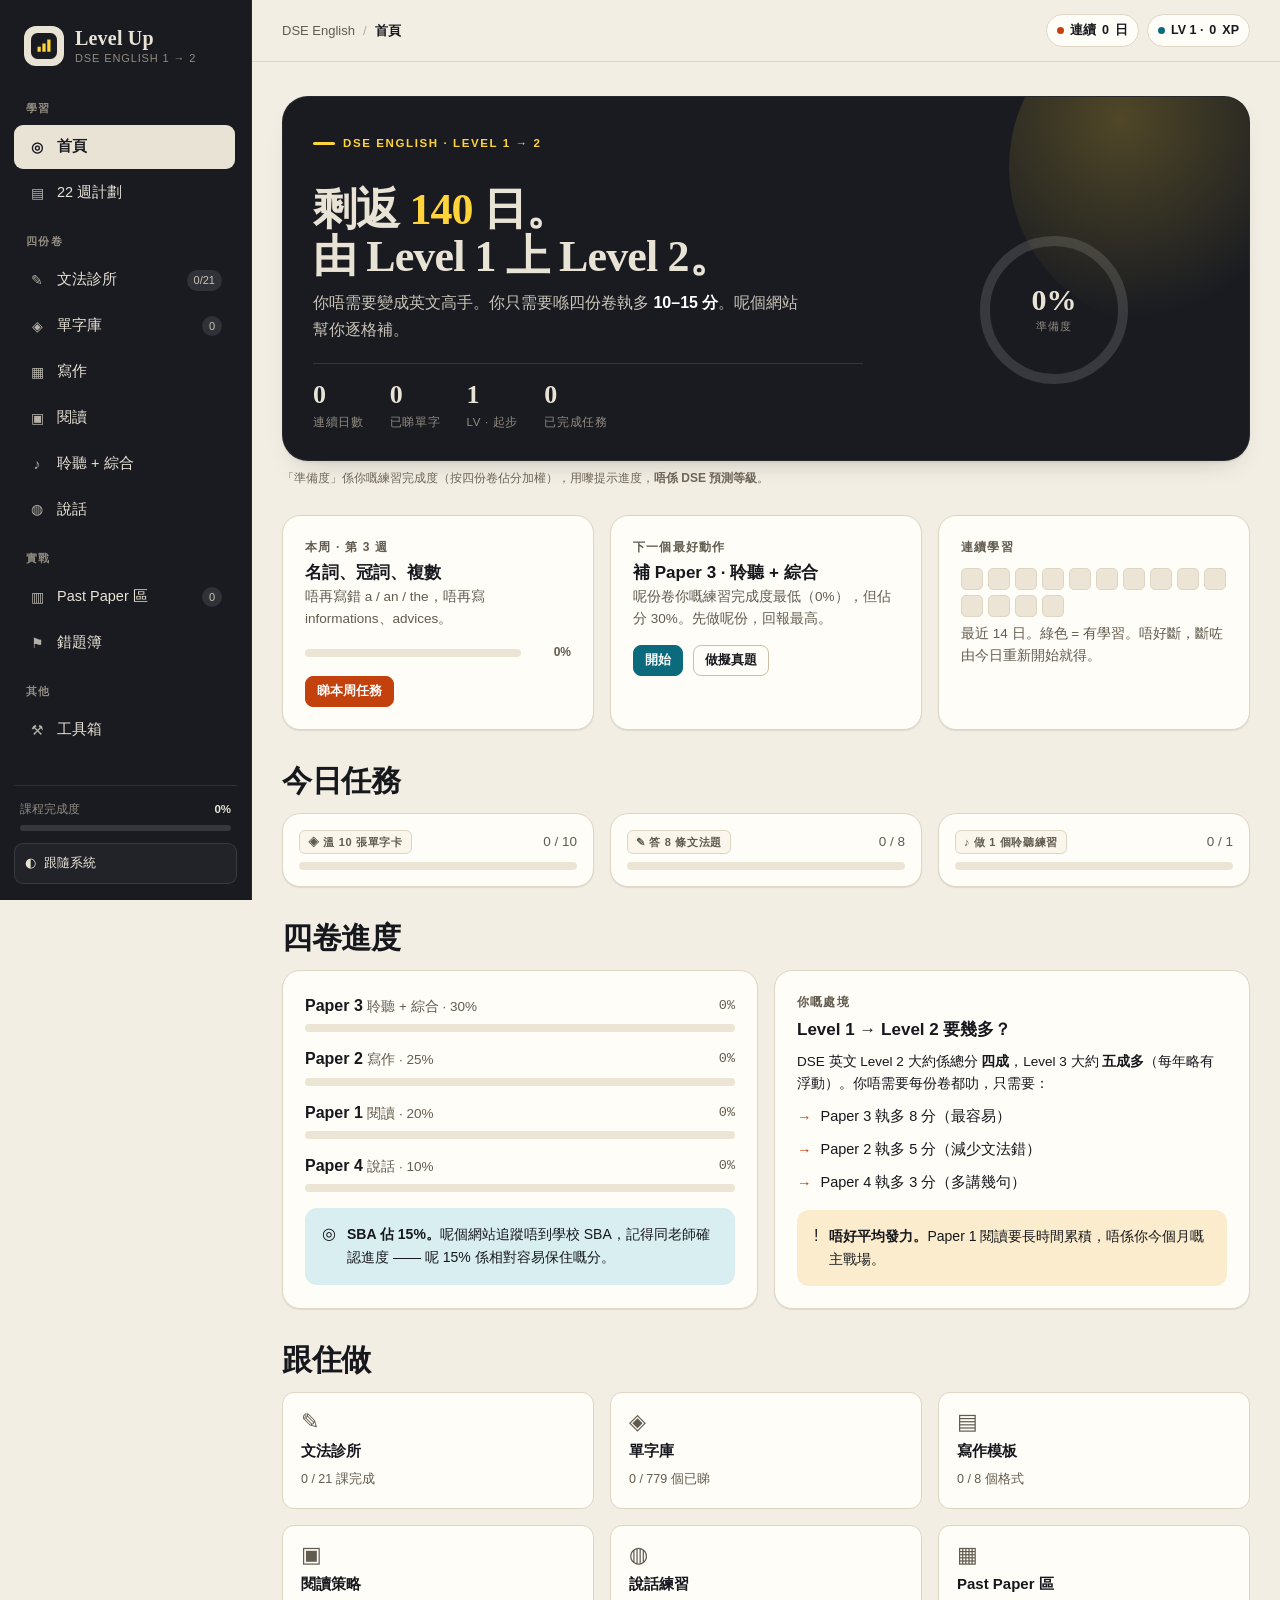
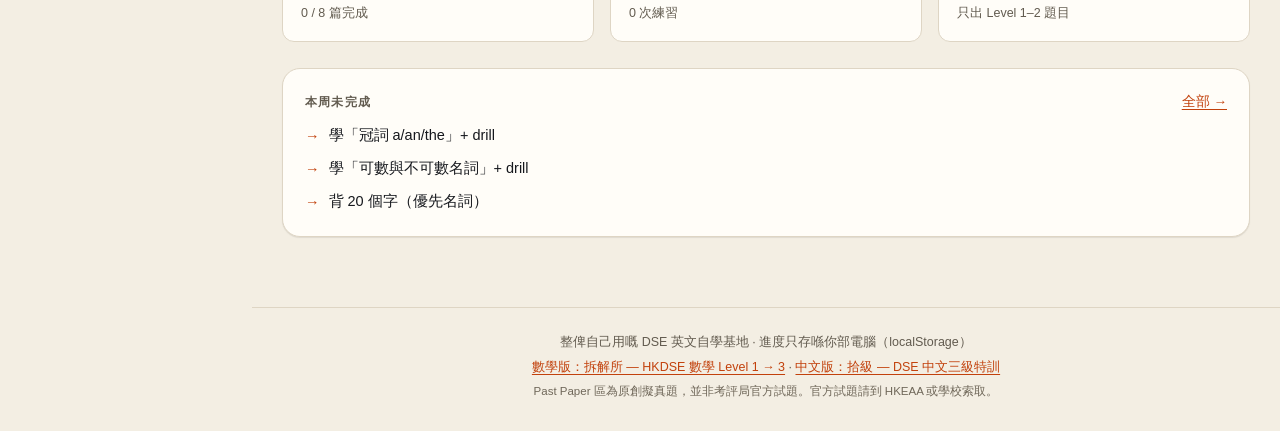
<file: index.html>
<!doctype html>
<html lang="zh-Hant-HK" data-theme="light">
<head>
<meta charset="utf-8">
<meta name="viewport" content="width=device-width, initial-scale=1">
<title>Level Up — DSE English 1 → 2</title>
<meta name="description" content="由 Level 1 升 Level 2 的 DSE 英文自學基地：20 週計劃、文法診所、單字庫、寫作模板、閱讀聆聽說話訓練、Past Paper 區與錯題簿。">
<meta name="theme-color" content="#f6f2e9">
<link rel="icon" href="data:image/svg+xml,%3Csvg xmlns='http://www.w3.org/2000/svg' viewBox='0 0 64 64'%3E%3Crect width='64' height='64' rx='14' fill='%2316181d'/%3E%3Cpath d='M16 44V32h8v12zM28 44V24h8v20zM40 44V16h8v28z' fill='%23ffd43b'/%3E%3C/svg%3E">
<link rel="stylesheet" href="assets/css/style.css?v=8">
<script>
  /* avoid a flash of the wrong theme */
  (function () {
    try {
      var s = JSON.parse(localStorage.getItem("dse_levelup_v1") || "{}");
      var mode = (s.settings && s.settings.theme) || "auto";
      var dark = mode === "dark" || (mode === "auto" && window.matchMedia && window.matchMedia("(prefers-color-scheme: dark)").matches);
      document.documentElement.setAttribute("data-theme", dark ? "dark" : "light");
    } catch (e) {}
  })();
</script>
</head>
<body>
<a class="skip-link" href="#app">跳去主要內容</a>

<div class="shell">
  <aside class="sidebar" id="sidebar" aria-label="主選單">
    <a class="brand" href="#/dashboard">
      <span class="brand-mark" aria-hidden="true">
        <svg viewBox="0 0 32 32" width="26" height="26"><rect width="32" height="32" rx="8" fill="currentColor"/><path d="M8 23v-6h4v6zm6 0V13h4v10zm6 0V8h4v15z" fill="var(--brand-bars)"/></svg>
      </span>
      <span class="brand-text">
        <strong>Level Up</strong>
        <small>DSE English 1 → 2</small>
      </span>
    </a>

    <nav class="nav" id="nav"></nav>

    <div class="sidebar-foot">
      <div class="mini-progress">
        <div class="mini-progress-head">
          <span>課程完成度</span>
          <strong id="sidePct">0%</strong>
        </div>
        <div class="bar"><i id="sideBar" style="width:0%"></i></div>
      </div>
      <button class="icon-btn wide" id="themeBtn" type="button">
        <span class="theme-icon">◐</span><span id="themeLabel">深色模式</span>
      </button>
    </div>
  </aside>

  <div class="main">
    <header class="topbar">
      <button class="icon-btn menu-btn" id="menuBtn" type="button" aria-label="打開選單" aria-expanded="false">☰</button>
      <div class="crumbs" id="crumbs"></div>
      <div class="topstats" id="topstats"></div>
    </header>

    <main id="app" tabindex="-1"></main>

    <footer class="site-foot">
      <p>整俾自己用嘅 DSE 英文自學基地 · 進度只存喺你部電腦（localStorage）</p>
      <p><a href="maths/">數學版：拆解所 — HKDSE 數學 Level 1 → 3</a> · <a href="chinese/">中文版：拾級 — DSE 中文三級特訓</a></p>
      <p class="tiny">Past Paper 區為原創擬真題，並非考評局官方試題。官方試題請到 HKEAA 或學校索取。</p>
    </footer>
  </div>
</div>

<div class="scrim" id="scrim" hidden></div>
<div class="toast-wrap" id="toastWrap" aria-live="polite"></div>
<div id="modalRoot"></div>

<script src="assets/js/data/grammar.js?v=8"></script>
<script src="assets/js/data/grammar-extra.js?v=8"></script>
<script src="assets/js/data/vocab-a.js?v=8"></script>
<script src="assets/js/data/vocab-b.js?v=8"></script>
<script src="assets/js/data/vocab-c.js?v=8"></script>
<script src="assets/js/data/vocab-d.js?v=8"></script>
<script src="assets/js/data/vocab-e.js?v=8"></script>
<script src="assets/js/data/writing.js?v=8"></script>
<script src="assets/js/data/writing-extra.js?v=8"></script>
<script src="assets/js/data/speaking-listening.js?v=8"></script>
<script src="assets/js/data/speaking-extra.js?v=8"></script>
<script src="assets/js/data/reading.js?v=8"></script>
<script src="assets/js/data/reading-extra.js?v=8"></script>
<script src="assets/js/data/pastpaper-listening.js?v=8"></script>
<script src="assets/js/data/listening-drills-extra.js?v=8"></script>
<script src="assets/js/data/listening-tasks-extra.js?v=8"></script>
<script src="assets/js/data/plan.js?v=8"></script>
<script src="assets/js/core.js?v=8"></script>
<script src="assets/js/drills.js?v=8"></script>
<script src="assets/js/views-home.js?v=8"></script>
<script src="assets/js/views-study.js?v=8"></script>
<script src="assets/js/views-skills.js?v=8"></script>
<script src="assets/js/views-pastpaper.js?v=8"></script>
<script src="assets/js/app.js?v=8"></script>
</body>
</html>
</file>
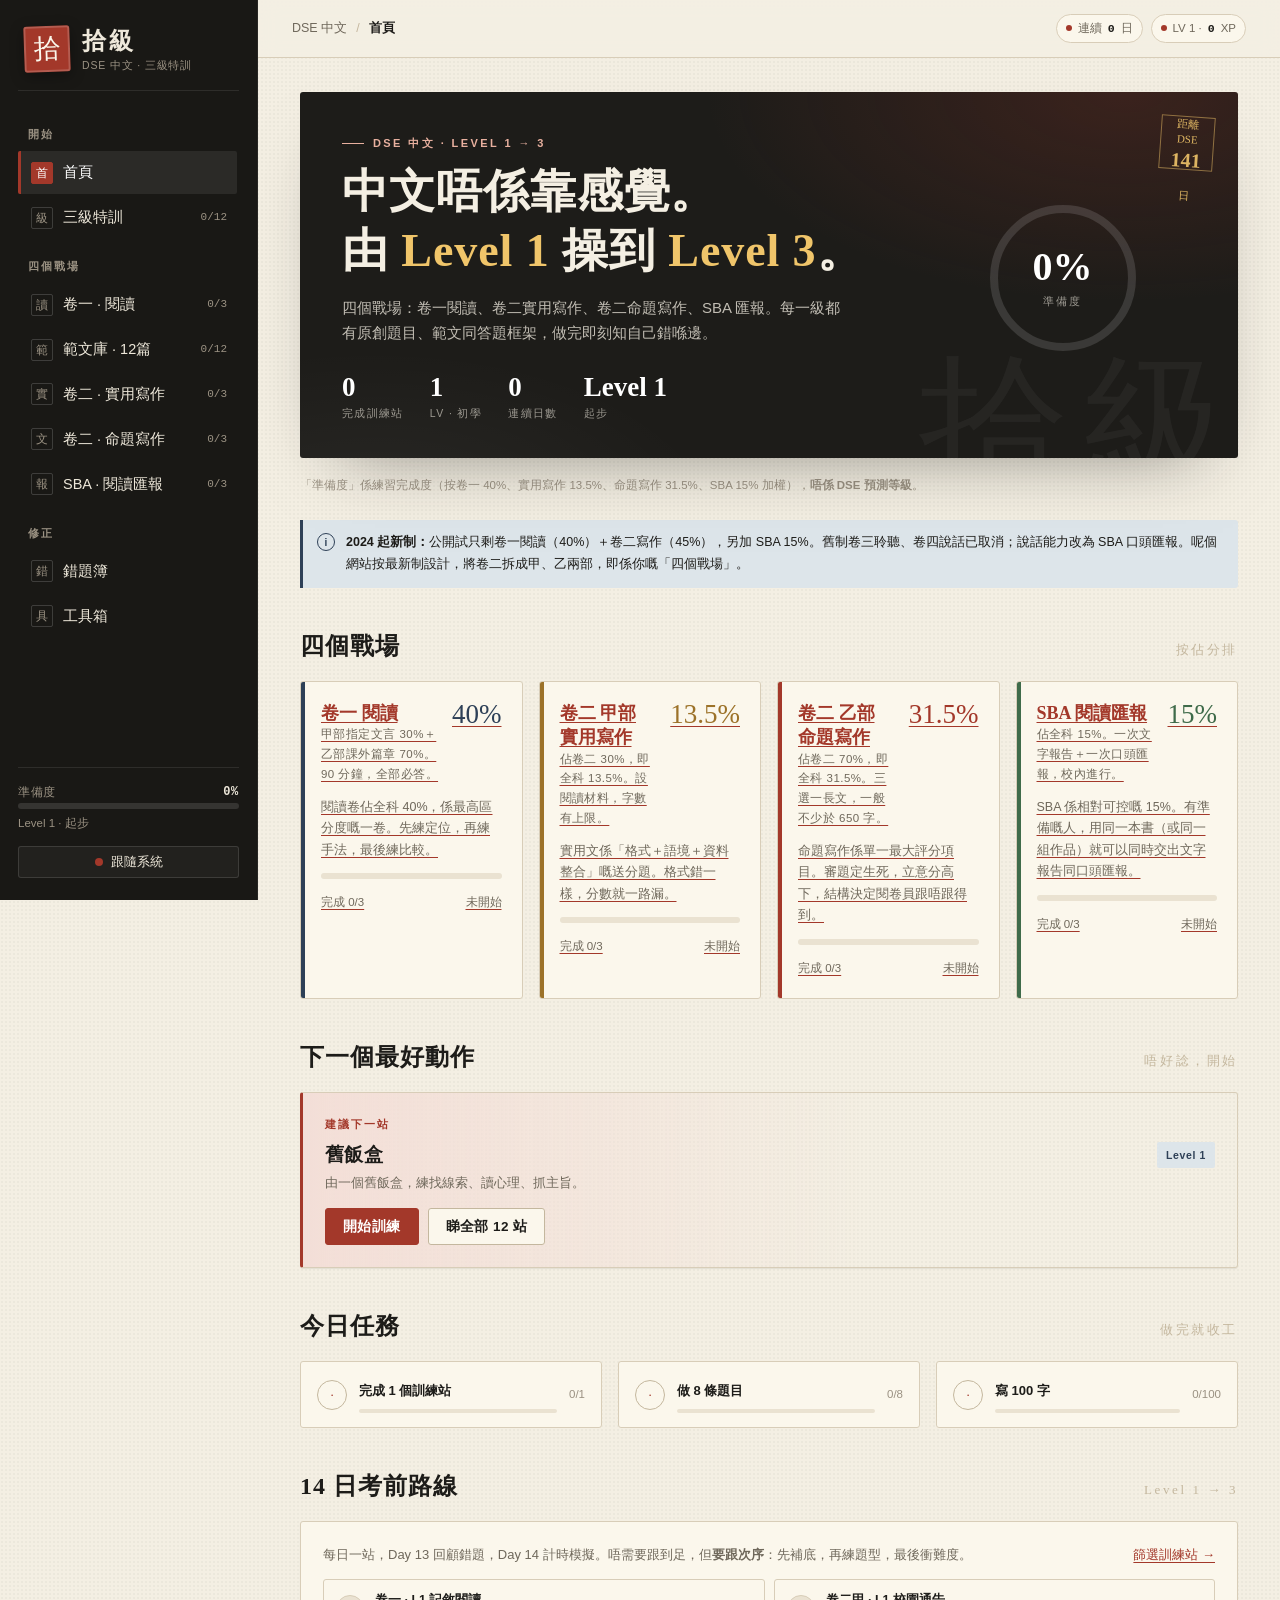
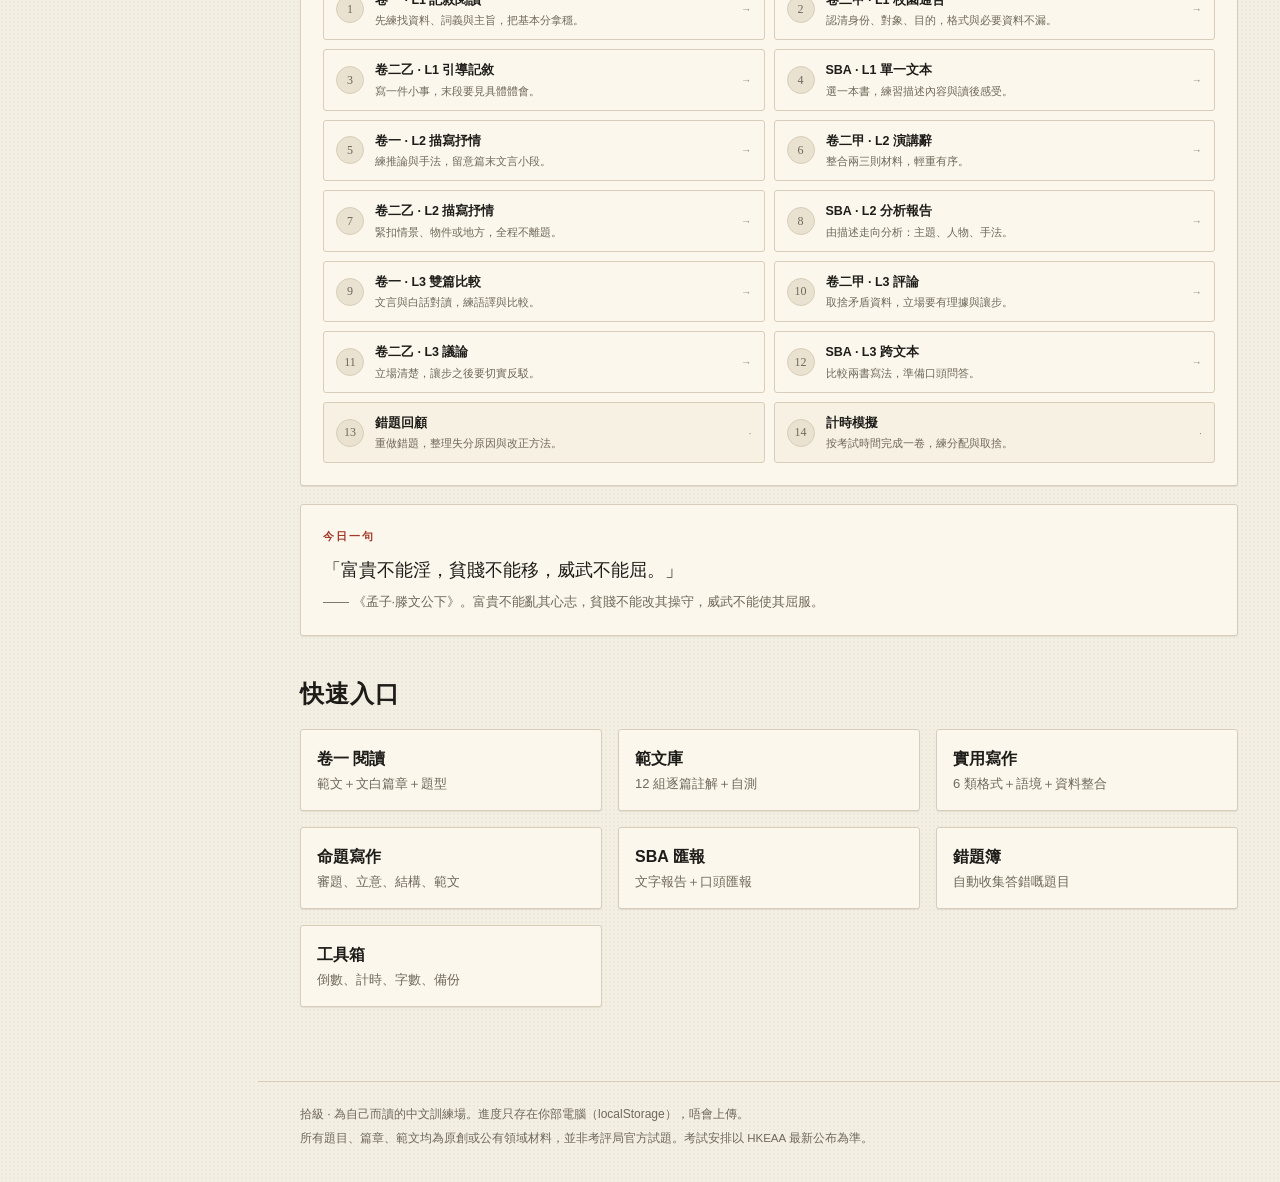
<file: chinese/index.html>
<!doctype html>
<html lang="zh-Hant-HK" data-theme="light">
<head>
<meta charset="utf-8">
<meta name="viewport" content="width=device-width, initial-scale=1">
<title>拾級 · DSE 中文三級特訓</title>
<meta name="description" content="DSE 中文科 Level 1–3 分級特訓：卷一閱讀、卷二實用寫作、卷二命題寫作、SBA 閱讀匯報。原創題目、範文、答題框架、錯題簿與 14 日考前路線。">
<meta name="theme-color" content="#f4efe3">
<link rel="icon" href="data:image/svg+xml,%3Csvg xmlns='http://www.w3.org/2000/svg' viewBox='0 0 64 64'%3E%3Crect width='64' height='64' rx='6' fill='%23a3382a'/%3E%3Ctext x='32' y='45' font-size='38' text-anchor='middle' fill='%23fbf7ec' font-family='serif'%3E拾%3C/text%3E%3C/svg%3E">
<link rel="stylesheet" href="assets/css/style.css?v=14">
<script>
  (function () {
    try {
      var s = JSON.parse(localStorage.getItem("dse_chinese_shiji_v1") || "{}");
      var mode = (s.settings && s.settings.theme) || "auto";
      var dark = mode === "dark" || (mode === "auto" && window.matchMedia && window.matchMedia("(prefers-color-scheme: dark)").matches);
      document.documentElement.setAttribute("data-theme", dark ? "dark" : "light");
    } catch (e) {}
  })();
</script>
</head>
<body>
<a class="skip-link" href="#app">跳去主要內容</a>

<div class="shell">
  <aside class="sidebar" id="sidebar" aria-label="主選單">
    <a class="brand" href="#/dashboard">
      <span class="brand-seal" aria-hidden="true">拾</span>
      <span class="brand-text">
        <strong>拾級</strong>
        <small>DSE 中文 · 三級特訓</small>
      </span>
    </a>

    <nav class="nav" id="nav"></nav>

    <div class="side-foot">
      <div class="mini-progress">
        <div class="mini-head">
          <span>準備度</span>
          <strong id="sidePct">0%</strong>
        </div>
        <div class="bar"><i id="sideBar" style="width:0%"></i></div>
        <p class="tiny faint" id="sideHint">由 Level 1 開始</p>
      </div>
      <button class="icon-btn wide" id="themeBtn" type="button" aria-label="切換深色模式">
        <span class="theme-dot" aria-hidden="true"></span><span id="themeLabel">深色模式</span>
      </button>
    </div>
  </aside>

  <div class="main">
    <header class="topbar">
      <button class="icon-btn menu-btn" id="menuBtn" type="button" aria-label="打開選單" aria-expanded="false">☰</button>
      <div class="crumbs" id="crumbs"></div>
      <div class="topstats" id="topstats"></div>
    </header>

    <main id="app" tabindex="-1"></main>

    <footer class="site-foot">
      <p>拾級 · 為自己而讀的中文訓練場。進度只存在你部電腦（localStorage），唔會上傳。</p>
      <p class="tiny">所有題目、篇章、範文均為原創或公有領域材料，並非考評局官方試題。考試安排以 HKEAA 最新公布為準。</p>
    </footer>
  </div>
</div>

<div class="scrim" id="scrim" hidden></div>
<div class="toast-wrap" id="toastWrap" aria-live="polite"></div>
<div id="modalRoot"></div>

<script src="assets/js/data/meta.js?v=14"></script>
<script src="assets/js/data/fanwen-lunyu.js?v=14"></script>
<script src="assets/js/data/fanwen-yuwosuoyu-quanxue.js?v=14"></script>
<script src="assets/js/data/fanwen-xiaoyaoyou.js?v=14"></script>
<script src="assets/js/data/fanwen-lianpo.js?v=14"></script>
<script src="assets/js/data/fanwen-chushibiao-shishuo.js?v=14"></script>
<script src="assets/js/data/fanwen-xishan-yueyang.js?v=14"></script>
<script src="assets/js/data/fanwen-liuguolun.js?v=14"></script>
<script src="assets/js/data/fanwen-tangshi.js?v=14"></script>
<script src="assets/js/data/fanwen-cisan.js?v=14"></script>
<script src="assets/js/data/reading.js?v=14"></script>
<script src="assets/js/data/practical.js?v=14"></script>
<script src="assets/js/data/composition.js?v=14"></script>
<script src="assets/js/data/sba.js?v=14"></script>
<script src="assets/js/app.js?v=14"></script>
</body>
</html>
</file>
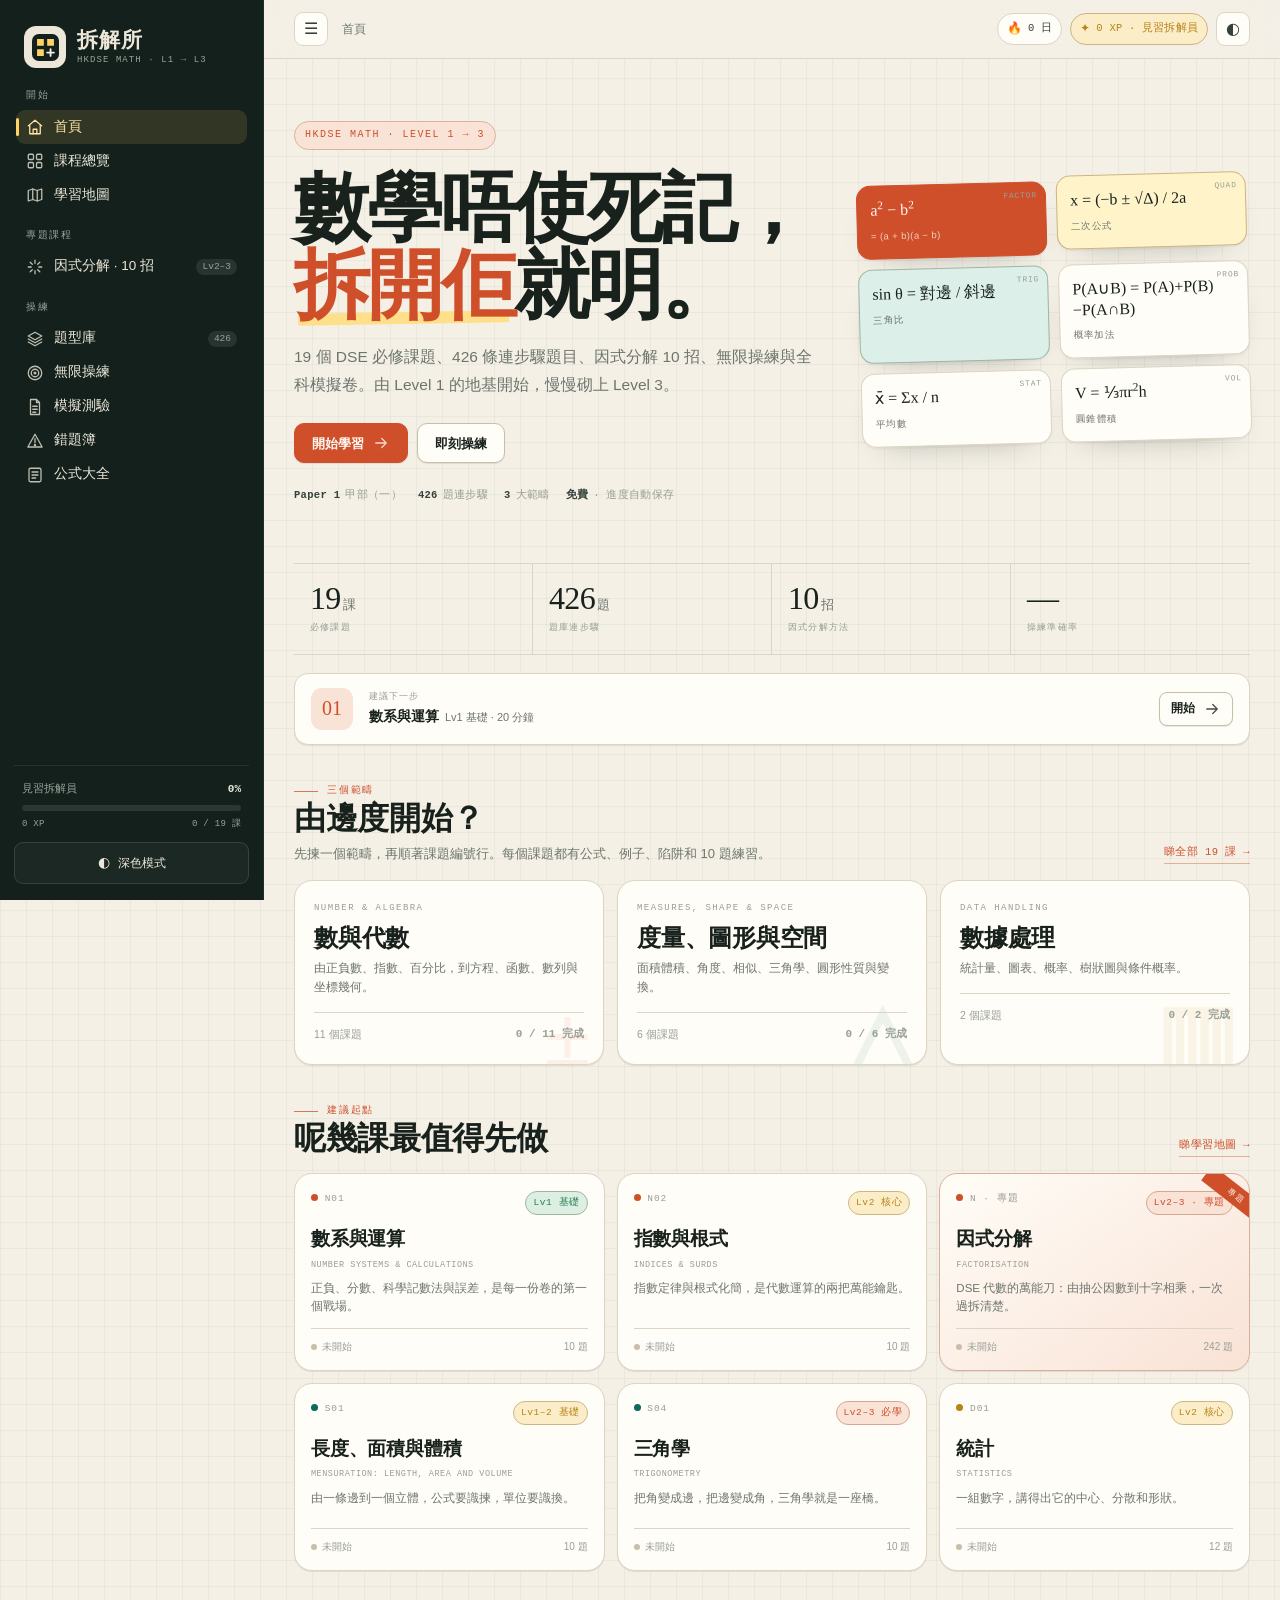
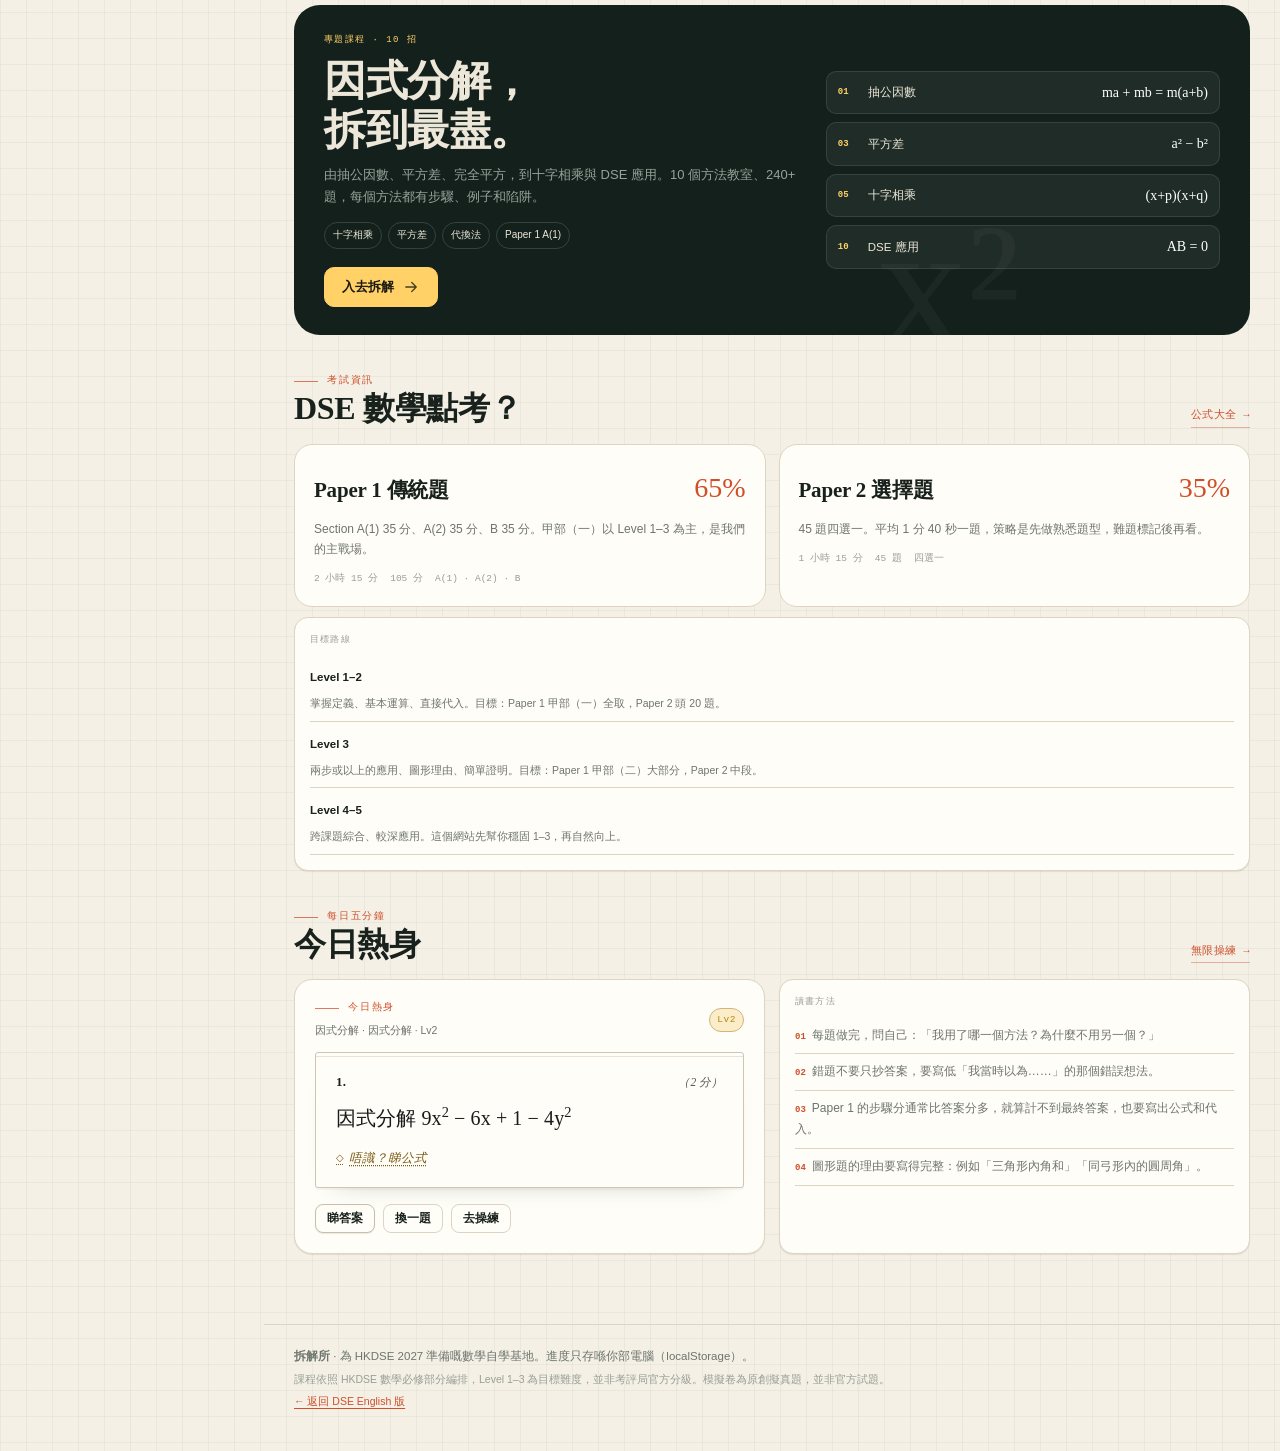
<file: maths/index.html>
<!doctype html>
<html lang="zh-Hant-HK" data-theme="light">
<head>
<meta charset="utf-8">
<meta name="viewport" content="width=device-width, initial-scale=1">
<title>拆解所 — HKDSE 數學 Level 1 → 3</title>
<meta name="description" content="HKDSE 數學必修部分自學基地：19 個課題、426 題、因式分解 10 招、無限操練、全科模擬卷、錯題簿與公式大全。專攻 Level 1–3。">
<meta name="theme-color" content="#f4f0e6">
<link rel="icon" href="data:image/svg+xml,%3Csvg xmlns='http://www.w3.org/2000/svg' viewBox='0 0 64 64'%3E%3Crect width='64' height='64' rx='14' fill='%2313201b'/%3E%3Cpath d='M14 14h16v16H14zM34 14h16v16H34zM14 34h16v16H14z' fill='%23ffd166'/%3E%3Cpath d='M38 40l8 8m0-8l-8 8' stroke='%23f4f0e6' stroke-width='3' stroke-linecap='round'/%3E%3C/svg%3E">
<link rel="stylesheet" href="assets/css/style.css">
</head>
<body>
<a class="skip-link" href="#app">跳去主要內容</a>

<div class="shell">
  <aside class="sidebar" id="sidebar" aria-label="主選單">
    <a class="brand" href="#/home">
      <span class="brand-mark" aria-hidden="true">
        <svg viewBox="0 0 32 32" width="27" height="27">
          <rect width="32" height="32" rx="8" fill="currentColor"/>
          <path d="M6 6h8v8H6zM18 6h8v8h-8zM6 18h8v8H6z" fill="var(--brand-tile)"/>
          <path d="M18 22h8m-4-4v8" stroke="var(--brand-plus)" stroke-width="2.2" stroke-linecap="round"/>
        </svg>
      </span>
      <span class="brand-text">
        <strong>拆解所</strong>
        <small>HKDSE MATH · L1 → L3</small>
      </span>
    </a>

    <nav class="nav" id="nav"></nav>

    <div class="sidebar-foot">
      <div class="mini-progress">
        <div class="mini-progress-head">
          <span id="sideLevel">見習拆解員</span>
          <strong id="sidePct">0%</strong>
        </div>
        <div class="bar"><i id="sideBar" style="width:0%"></i></div>
        <div class="mini-xp"><span id="sideXp">0 XP</span><span id="sideTopics">0 / 19 課</span></div>
      </div>
      <button class="theme-btn wide" id="themeBtn" type="button" aria-label="切換深色模式">
        <span class="theme-icon">◐</span><span id="themeLabel">深色模式</span>
      </button>
    </div>
  </aside>

  <div class="main">
    <header class="topbar">
      <button class="icon-btn menu-btn" id="menuBtn" type="button" aria-label="打開選單" aria-expanded="false">☰</button>
      <div class="crumbs" id="crumbs"></div>
      <div class="topstats" id="topstats"></div>
    </header>

    <main id="app" tabindex="-1"></main>

    <footer class="site-foot">
      <p><strong>拆解所</strong> · 為 HKDSE 2027 準備嘅數學自學基地。進度只存喺你部電腦（localStorage）。</p>
      <p class="tiny">課程依照 HKDSE 數學必修部分編排，Level 1–3 為目標難度，並非考評局官方分級。模擬卷為原創擬真題，並非官方試題。</p>
      <p class="tiny"><a href="../">← 返回 DSE English 版</a></p>
    </footer>
  </div>
</div>

<div class="scrim" id="scrim" hidden></div>
<div class="toast-wrap" id="toastWrap" aria-live="polite"></div>
<div id="modalRoot"></div>

<script src="assets/js/data/factorisation.js"></script>
<script src="assets/js/data/site.js"></script>
<script src="assets/js/data/topics-number-a.js"></script>
<script src="assets/js/data/topics-number-b.js"></script>
<script src="assets/js/data/topics-shape.js"></script>
<script src="assets/js/data/topics-data.js"></script>
<script src="assets/js/data/questions-number-a.js"></script>
<script src="assets/js/data/questions-number-b.js"></script>
<script src="assets/js/data/questions-shape.js"></script>
<script src="assets/js/data/questions-data.js"></script>
<script src="assets/js/data/mocks.js"></script>
<script src="assets/js/gen.js"></script>
<script src="assets/js/app.js"></script>
</body>
</html>
</file>
<file: assets/css/style.css>
/* ============================================================
   Level Up — DSE English 1 → 2
   A revision-desk design system: paper, ink, highlighter.
   ============================================================ */

/* ---------- tokens ---------- */
:root{
  --paper:      #f3eee3;
  --paper-2:    #ece5d6;
  --surface:    #fffdf8;
  --surface-2:  #faf6ec;
  --ink:        #16181d;
  --ink-2:      #33373f;
  --muted:      #625b4f;
  --faint:      #6f6759;
  --line:       #ded5c4;
  --line-2:     #cbbfa9;
  --accent:     #c2410c;
  --accent-ink: #8a2c07;
  --accent-soft:#fbe3d2;
  --hl:         #ffe066;
  --hl-soft:    #fff4c2;
  --teal:       #0b6b7c;
  --teal-soft:  #d9eef1;
  --good:       #2b7a3e;
  --good-soft:  #dcefe0;
  --bad:        #b3261e;
  --bad-soft:   #f8dcd8;
  --warn:       #a86a11;
  --warn-soft:  #fbeccd;
  --sidebar:    #191b21;
  --sidebar-2:  #22252d;
  --sidebar-ink:#e9e3d6;
  --sidebar-mut:#928c80;
  --brand-bars: #ffd43b;

  --shadow-sm: 0 1px 0 rgba(22,24,29,.05), 0 1px 2px rgba(22,24,29,.04);
  --shadow-md: 0 2px 0 rgba(22,24,29,.04), 0 12px 28px -18px rgba(22,24,29,.35);
  --shadow-lg: 0 24px 60px -30px rgba(22,24,29,.5);

  --r-sm: 8px;
  --r-md: 12px;
  --r-lg: 18px;
  --r-xl: 26px;

  --font-display: "Iowan Old Style", "Palatino Linotype", "Songti TC", "Noto Serif TC", Georgia, serif;
  --font-ui: -apple-system, BlinkMacSystemFont, "Segoe UI", "PingFang HK", "Noto Sans TC", "Microsoft JhengHei", sans-serif;
  --font-mono: ui-monospace, "SF Mono", SFMono-Regular, Menlo, Consolas, monospace;

  --sidebar-w: 252px;
  --content-w: 1060px;
}

[data-theme="dark"]{
  --paper:      #111319;
  --paper-2:    #171a21;
  --surface:    #1b1e26;
  --surface-2:  #21252f;
  --ink:        #eee9dd;
  --ink-2:      #d6d0c3;
  --muted:      #b0a89a;
  --faint:      #9a9386;
  --line:       #2e333d;
  --line-2:     #3d434f;
  --accent:     #ff8a4c;
  --accent-ink: #ffb18a;
  --accent-soft:#3a2419;
  --hl:         #ffd43b;
  --hl-soft:    #3a3418;
  --teal:       #5fd3e6;
  --teal-soft:  #143036;
  --good:       #6ed48a;
  --good-soft:  #16301f;
  --bad:        #ff8a80;
  --bad-soft:   #3a1c1a;
  --warn:       #e9b25c;
  --warn-soft:  #362a16;
  --sidebar:    #0c0e12;
  --sidebar-2:  #161a21;
  --sidebar-ink:#e9e3d6;
  --sidebar-mut:#8b857a;
  --brand-bars: #ffd43b;
  --shadow-sm: 0 1px 0 rgba(0,0,0,.3);
  --shadow-md: 0 12px 30px -20px rgba(0,0,0,.8);
  --shadow-lg: 0 30px 70px -30px rgba(0,0,0,.9);
}

/* ---------- reset ---------- */
*,*::before,*::after{box-sizing:border-box}
html{scroll-behavior:smooth; -webkit-text-size-adjust:100%}
body{
  margin:0;
  background:var(--paper);
  color:var(--ink);
  font-family:var(--font-ui);
  font-size:16px;
  line-height:1.65;
  -webkit-font-smoothing:antialiased;
  text-rendering:optimizeLegibility;
}
img,svg{max-width:100%;display:block}
button,input,textarea,select{font:inherit;color:inherit}
button{cursor:pointer}
a{color:var(--accent);text-underline-offset:3px}
h1,h2,h3,h4,h5,p,ul,ol,figure,blockquote{margin:0}
ul,ol{padding-left:1.15em}
hr{border:0;border-top:1px solid var(--line);margin:28px 0}
::selection{background:var(--hl);color:#16181d}
:focus-visible{outline:3px solid color-mix(in srgb, var(--accent) 55%, transparent);outline-offset:2px;border-radius:4px}

.skip-link{
  position:absolute;left:12px;top:-100px;z-index:200;
  background:var(--ink);color:var(--paper);padding:10px 16px;border-radius:0 0 10px 10px;
  text-decoration:none;font-weight:700;
}
.skip-link:focus{top:0}

/* ---------- shell ---------- */
.shell{display:flex;min-height:100vh}

.sidebar{
  width:var(--sidebar-w);
  flex:0 0 var(--sidebar-w);
  background:var(--sidebar);
  color:var(--sidebar-ink);
  position:sticky;top:0;height:100vh;
  display:flex;flex-direction:column;
  padding:18px 14px 16px;
  z-index:60;
  border-right:1px solid rgba(255,255,255,.06);
}
.brand{
  display:flex;align-items:center;gap:11px;
  padding:8px 10px 18px;
  color:var(--sidebar-ink);text-decoration:none;
}
.brand-mark{color:var(--sidebar-2);flex:0 0 auto;display:grid;place-items:center;
  width:40px;height:40px;border-radius:12px;background:var(--sidebar-ink);}
.brand-mark svg{color:var(--sidebar);}
.brand-text{display:flex;flex-direction:column;line-height:1.15}
.brand-text strong{font-family:var(--font-display);font-size:20px;letter-spacing:.2px}
.brand-text small{color:var(--sidebar-mut);font-size:11px;letter-spacing:.08em;text-transform:uppercase;margin-top:2px}

.nav{display:flex;flex-direction:column;gap:2px;overflow-y:auto;padding-right:2px;flex:1}
.nav-group{
  color:var(--sidebar-mut);font-size:10.5px;font-weight:700;letter-spacing:.14em;
  text-transform:uppercase;padding:16px 12px 6px;
}
.nav a{
  display:flex;align-items:center;gap:10px;
  padding:9px 12px;border-radius:9px;
  color:var(--sidebar-ink);text-decoration:none;
  font-size:14.5px;font-weight:500;
  border:1px solid transparent;
  transition:background .15s ease,color .15s ease;
}
.nav a .ni{width:20px;text-align:center;font-size:14px;opacity:.75;flex:0 0 20px}
.nav a:hover{background:rgba(255,255,255,.06)}
.nav a.active{background:var(--sidebar-ink);color:var(--sidebar);font-weight:700}
.nav a.active .ni{opacity:1}
.nav a .count{
  margin-left:auto;font-size:11px;font-variant-numeric:tabular-nums;
  background:rgba(255,255,255,.1);padding:1px 7px;border-radius:20px;color:#c9c2b5;
}
.nav a.active .count{background:rgba(0,0,0,.12);color:var(--sidebar)}

.sidebar-foot{border-top:1px solid rgba(255,255,255,.09);padding-top:14px;margin-top:8px}
.mini-progress{padding:0 6px 12px}
.mini-progress-head{display:flex;justify-content:space-between;font-size:11.5px;color:var(--sidebar-mut);margin-bottom:6px}
.mini-progress-head strong{color:var(--sidebar-ink);font-variant-numeric:tabular-nums}
.sidebar .bar{background:rgba(255,255,255,.12);height:6px;border-radius:20px;overflow:hidden}
.sidebar .bar i{display:block;height:100%;background:var(--brand-bars);border-radius:20px;transition:width .5s cubic-bezier(.2,.8,.2,1)}

.main{flex:1;min-width:0;display:flex;flex-direction:column}

.topbar{
  position:sticky;top:0;z-index:40;
  display:flex;align-items:center;gap:14px;
  min-height:62px;padding:10px 30px;
  background:color-mix(in srgb, var(--paper) 88%, transparent);
  backdrop-filter:blur(12px);
  border-bottom:1px solid var(--line);
}
.crumbs{display:flex;align-items:center;gap:8px;font-size:13px;color:var(--muted);min-width:0}
.crumbs strong{color:var(--ink);font-weight:600;white-space:nowrap;overflow:hidden;text-overflow:ellipsis}
.crumbs .sep{opacity:.45}
.topstats{margin-left:auto;display:flex;align-items:center;gap:8px}
.chip{
  display:inline-flex;align-items:center;gap:6px;
  border:1px solid var(--line);background:var(--surface);
  padding:5px 10px;border-radius:999px;font-size:12.5px;font-weight:600;
  white-space:nowrap;
}
.chip .dot{width:7px;height:7px;border-radius:50%;background:var(--accent)}
.chip.streak .dot{background:var(--accent)}
.chip.xp .dot{background:var(--teal)}
.chip b{font-variant-numeric:tabular-nums}

#app{
  width:100%;max-width:var(--content-w);
  margin:0 auto;padding:34px 30px 70px;
  flex:1;
}
#app:focus{outline:none}

.site-foot{
  border-top:1px solid var(--line);
  padding:20px 30px 30px;text-align:center;
  color:var(--muted);font-size:12.5px;
}
.site-foot p{margin:4px 0}
.site-foot .tiny{font-size:11.5px;color:var(--faint)}

/* ---------- typography ---------- */
.page-head{margin-bottom:26px;max-width:760px}
.eyebrow{
  display:inline-flex;align-items:center;gap:8px;
  font-size:11.5px;font-weight:800;letter-spacing:.14em;text-transform:uppercase;
  color:var(--accent);margin-bottom:10px;
}
.eyebrow::before{content:"";width:22px;height:3px;background:var(--accent);border-radius:2px}
h1.page-title{
  font-family:var(--font-display);
  font-size:clamp(30px,4.2vw,46px);
  line-height:1.08;letter-spacing:-.02em;font-weight:700;
  margin-bottom:12px;
}
.page-lede{color:var(--muted);font-size:15.5px;max-width:64ch}
.page-lede strong{color:var(--ink);font-weight:600}

h2{font-family:var(--font-display);font-size:clamp(22px,2.6vw,30px);line-height:1.15;letter-spacing:-.01em;font-weight:700}
h3{font-size:17px;font-weight:700;line-height:1.3}
h4{font-size:14.5px;font-weight:700}
p{margin:0 0 .7em}
p:last-child{margin-bottom:0}

.mark{background:linear-gradient(transparent 52%, var(--hl) 52%, var(--hl) 92%, transparent 92%);padding:0 2px;color:inherit;font-weight:600}
.mono{font-family:var(--font-mono);font-variant-numeric:tabular-nums}
.muted{color:var(--muted)}
.faint{color:var(--faint)}
.tiny{font-size:12px}
.small{font-size:13.5px}
.center{text-align:center}
.nowrap{white-space:nowrap}

/* ---------- layout helpers ---------- */
.stack{display:flex;flex-direction:column;gap:16px}
.stack-sm{display:flex;flex-direction:column;gap:8px}
.row{display:flex;align-items:center;gap:10px;flex-wrap:wrap}
.row.tight{gap:6px}
.between{display:flex;align-items:center;justify-content:space-between;gap:16px;flex-wrap:wrap}
.grid{display:grid;gap:16px}
.cols-2{grid-template-columns:repeat(2,minmax(0,1fr))}
.cols-3{grid-template-columns:repeat(3,minmax(0,1fr))}
.cols-4{grid-template-columns:repeat(4,minmax(0,1fr))}
.span-2{grid-column:span 2}
.mt-0{margin-top:0}.mt-1{margin-top:8px}.mt-2{margin-top:16px}.mt-3{margin-top:26px}.mt-4{margin-top:40px}
.mb-1{margin-bottom:8px}.mb-2{margin-bottom:16px}.mb-3{margin-bottom:26px}

/* ---------- card ---------- */
.card{
  background:var(--surface);
  border:1px solid var(--line);
  border-radius:var(--r-lg);
  padding:22px;
  box-shadow:var(--shadow-sm);
  position:relative;
}
.card.tight{padding:16px}
.card.flat{box-shadow:none}
.card.accent{border-color:color-mix(in srgb, var(--accent) 35%, var(--line))}
.card.dark{background:var(--sidebar);color:var(--sidebar-ink);border-color:transparent}
.card.dark .muted{color:var(--sidebar-mut)}

.card-head{display:flex;align-items:flex-start;justify-content:space-between;gap:14px;margin-bottom:12px}
.card-head h3{margin:0}
.card-title-sm{font-size:12px;font-weight:800;letter-spacing:.1em;text-transform:uppercase;color:var(--muted)}

/* ---------- hero / dashboard ---------- */
.hero{
  position:relative;overflow:hidden;
  background:var(--sidebar);color:var(--sidebar-ink);
  border-radius:var(--r-xl);
  padding:30px 30px 26px;
  box-shadow:var(--shadow-md);
  border:1px solid rgba(255,255,255,.06);
}
.hero::after{
  content:"";position:absolute;right:-80px;top:-90px;width:320px;height:320px;border-radius:50%;
  background:radial-gradient(circle at 35% 35%, rgba(255,212,59,.24), rgba(255,212,59,0) 68%);
  pointer-events:none;
}
.hero .eyebrow{color:var(--brand-bars)}
.hero .eyebrow::before{background:var(--brand-bars)}
.hero h1{font-family:var(--font-display);font-size:clamp(30px,4vw,44px);line-height:1.06;letter-spacing:-.02em;margin:2px 0 10px}
.hero p{color:#c9c3b7;max-width:56ch;margin:0}
.hero-grid{display:grid;grid-template-columns:1.25fr .75fr;gap:26px;align-items:center;margin-top:22px}
.hero-stats{display:flex;gap:26px;flex-wrap:wrap;margin-top:20px;padding-top:18px;border-top:1px solid rgba(255,255,255,.12)}
.hero-stat b{display:block;font-family:var(--font-display);font-size:26px;line-height:1;letter-spacing:-.01em}
.hero-stat span{font-size:11.5px;color:var(--sidebar-mut);letter-spacing:.06em;text-transform:uppercase}

.ring-wrap{position:relative;width:150px;height:150px;margin:0 auto}
.ring{width:100%;height:100%;transform:rotate(-90deg)}
.ring circle{fill:none;stroke-width:10;stroke-linecap:round}
.ring .track{stroke:rgba(255,255,255,.13)}
.ring .fill{stroke:var(--brand-bars);transition:stroke-dashoffset .8s cubic-bezier(.2,.8,.2,1)}
.ring-label{position:absolute;inset:0;display:grid;place-content:center;text-align:center}
.ring-label b{font-family:var(--font-display);font-size:30px;line-height:1}
.ring-label span{font-size:10.5px;letter-spacing:.12em;text-transform:uppercase;color:var(--sidebar-mut);margin-top:3px}

.countdown{display:flex;align-items:baseline;gap:8px}
.countdown b{font-family:var(--font-display);font-size:40px;line-height:1}

/* ---------- stat cards ---------- */
.stat{
  background:var(--surface);border:1px solid var(--line);border-radius:var(--r-md);
  padding:16px 16px 14px;box-shadow:var(--shadow-sm);
}
.stat .k{font-size:11px;font-weight:700;letter-spacing:.1em;text-transform:uppercase;color:var(--muted)}
.stat .v{font-family:var(--font-display);font-size:28px;line-height:1.1;margin-top:4px;letter-spacing:-.01em}
.stat .s{font-size:12px;color:var(--faint);margin-top:2px}

/* ---------- buttons ---------- */
.btn{
  display:inline-flex;align-items:center;justify-content:center;gap:8px;
  border:1px solid var(--ink);background:var(--ink);color:var(--paper);
  padding:9px 16px;border-radius:10px;font-size:14px;font-weight:600;
  text-decoration:none;line-height:1.35;
  transition:transform .12s ease, background .15s ease, border-color .15s ease, color .15s ease;
  white-space:nowrap;
}
.btn:hover{transform:translateY(-1px)}
.btn:active{transform:translateY(0)}
.btn.primary{background:var(--accent);border-color:var(--accent);color:#fff}
[data-theme="dark"] .btn.primary{color:#1a1008}
.btn.soft{background:var(--surface);border-color:var(--line-2);color:var(--ink)}
.btn.ghost{background:transparent;border-color:transparent;color:var(--ink)}
.btn.ghost:hover{background:var(--surface-2)}
.btn.teal{background:var(--teal);border-color:var(--teal);color:#fff}
[data-theme="dark"] .btn.teal{color:#082026}
.btn.danger{background:transparent;border-color:var(--bad);color:var(--bad)}
.btn.danger:hover{background:var(--bad-soft)}
.btn.sm{padding:6px 11px;font-size:12.5px;border-radius:8px}
.btn.lg{padding:12px 22px;font-size:15px}
.btn.block{width:100%}
.btn:disabled{opacity:.45;cursor:not-allowed;transform:none}
.btn-row{display:flex;gap:10px;flex-wrap:wrap}

.icon-btn{
  display:inline-flex;align-items:center;justify-content:center;gap:8px;
  border:1px solid var(--line);background:var(--surface);color:var(--ink);
  min-width:36px;height:36px;padding:0 10px;border-radius:9px;font-size:14px;
}
.icon-btn:hover{background:var(--surface-2)}
.icon-btn.wide{width:100%;height:auto;padding:9px 10px;justify-content:flex-start;font-size:12.5px;color:var(--sidebar-ink);background:rgba(255,255,255,.04);border-color:rgba(255,255,255,.1)}
.icon-btn.wide:hover{background:rgba(255,255,255,.09)}
.menu-btn{display:none}

/* ---------- badges / pills ---------- */
.badge{
  display:inline-flex;align-items:center;gap:5px;
  font-size:11px;font-weight:800;letter-spacing:.06em;text-transform:uppercase;
  padding:3px 8px;border-radius:6px;background:var(--surface-2);color:var(--muted);
  border:1px solid var(--line);white-space:nowrap;line-height:1.5;
}
.badge.l1{background:var(--teal-soft);color:var(--teal);border-color:transparent}
.badge.l2{background:var(--hl-soft);color:#7a5a00;border-color:transparent}
[data-theme="dark"] .badge.l2{color:var(--hl)}
.badge.hot{background:var(--accent-soft);color:var(--accent-ink);border-color:transparent}
[data-theme="dark"] .badge.hot{color:var(--accent)}
.badge.good{background:var(--good-soft);color:var(--good);border-color:transparent}
.badge.bad{background:var(--bad-soft);color:var(--bad);border-color:transparent}
.badge.new{background:var(--ink);color:var(--paper);border-color:transparent}
.dot-badge{width:8px;height:8px;border-radius:50%;background:var(--accent);flex:0 0 auto}

/* ---------- progress ---------- */
.bar{height:8px;background:var(--paper-2);border-radius:20px;overflow:hidden}
.bar i{display:block;height:100%;background:var(--accent);border-radius:20px;transition:width .5s cubic-bezier(.2,.8,.2,1)}
.bar .ok{background:var(--good)}
.bar.thin{height:5px}
.progress-row{display:flex;align-items:center;gap:12px}
.progress-row .bar{flex:1}
.progress-row .pct{font-size:12px;font-weight:700;font-variant-numeric:tabular-nums;color:var(--muted);width:38px;text-align:right}

/* ---------- tabs / segmented ---------- */
.tabs{display:flex;gap:4px;border-bottom:1px solid var(--line);margin-bottom:20px;overflow-x:auto;scrollbar-width:none}
.tabs::-webkit-scrollbar{display:none}
.tab{
  border:0;background:none;padding:10px 14px;font-size:14px;font-weight:600;color:var(--muted);
  border-bottom:2px solid transparent;margin-bottom:-1px;white-space:nowrap;
}
.tab:hover{color:var(--ink)}
.tab.active{color:var(--ink);border-bottom-color:var(--accent)}
.segmented{display:inline-flex;background:var(--surface-2);border:1px solid var(--line);border-radius:9px;padding:3px;gap:2px}
.segmented button{
  border:0;background:none;padding:5px 11px;border-radius:6px;font-size:12.5px;font-weight:600;color:var(--muted);
}
.segmented button.active{background:var(--surface);color:var(--ink);box-shadow:var(--shadow-sm)}

/* ---------- forms ---------- */
.field{display:flex;flex-direction:column;gap:6px;margin-bottom:14px}
.field label{font-size:12.5px;font-weight:700;color:var(--muted);letter-spacing:.02em}
.input,.select,.textarea{
  width:100%;background:var(--surface);
  border:1px solid var(--line-2);border-radius:9px;
  padding:10px 12px;font-size:14.5px;color:var(--ink);
  transition:border-color .15s ease, box-shadow .15s ease;
}
.input:focus,.select:focus,.textarea:focus{
  outline:none;border-color:var(--accent);
  box-shadow:0 0 0 3px color-mix(in srgb, var(--accent) 16%, transparent);
}
.textarea{min-height:130px;resize:vertical;line-height:1.6}
.select{appearance:none;background-image:linear-gradient(45deg,transparent 50%,var(--muted) 50%),linear-gradient(135deg,var(--muted) 50%,transparent 50%);background-position:calc(100% - 18px) 50%,calc(100% - 13px) 50%;background-size:5px 5px,5px 5px;background-repeat:no-repeat;padding-right:34px}
.search{position:relative}
.search .input{padding-left:36px}
.search::before{content:"⌕";position:absolute;left:12px;top:50%;transform:translateY(-54%);font-size:19px;color:var(--faint);pointer-events:none}
.form-grid{display:grid;grid-template-columns:1fr 1fr;gap:0 14px}

/* ---------- lists ---------- */
.plain-list{list-style:none;padding:0;margin:0;display:flex;flex-direction:column;gap:8px}
.plain-list li{display:flex;gap:9px;align-items:flex-start;font-size:14.5px}
.plain-list li::before{content:"→";color:var(--accent);font-weight:700;flex:0 0 auto;margin-top:1px}
.check-list{list-style:none;padding:0;margin:0;display:flex;flex-direction:column;gap:9px}
.check-list li{display:flex;gap:10px;align-items:flex-start;font-size:14.5px}
.check-list li::before{content:"✓";color:var(--good);font-weight:800;flex:0 0 auto}

.num-list{counter-reset:n;list-style:none;padding:0;margin:0;display:flex;flex-direction:column;gap:12px}
.num-list>li{counter-increment:n;position:relative;padding-left:38px;font-size:14.5px}
.num-list>li::before{
  content:counter(n);position:absolute;left:0;top:1px;
  width:24px;height:24px;border-radius:50%;background:var(--ink);color:var(--paper);
  display:grid;place-content:center;font-size:11.5px;font-weight:800;font-family:var(--font-ui);
}

/* ---------- callouts ---------- */
.callout{
  border-radius:var(--r-md);padding:14px 16px;border:1px solid var(--line);
  background:var(--surface-2);font-size:14px;
  display:flex;gap:11px;align-items:flex-start;
}
.callout .ci{font-size:16px;line-height:1.4;flex:0 0 auto}
.callout.tip{background:var(--teal-soft);border-color:transparent;color:var(--ink)}
.callout.warn{background:var(--warn-soft);border-color:transparent}
.callout.good{background:var(--good-soft);border-color:transparent}
.callout.bad{background:var(--bad-soft);border-color:transparent}
.callout.hl{background:var(--hl-soft);border-color:transparent}
.callout strong{font-weight:700}

/* ---------- tables ---------- */
.table-wrap{overflow-x:auto;border:1px solid var(--line);border-radius:var(--r-md)}
table{width:100%;border-collapse:collapse;font-size:14px;background:var(--surface)}
th,td{text-align:left;padding:10px 13px;border-bottom:1px solid var(--line);vertical-align:top}
th{background:var(--surface-2);font-size:11.5px;letter-spacing:.08em;text-transform:uppercase;color:var(--muted);font-weight:800}
tr:last-child td{border-bottom:0}
td.good-cell{color:var(--good);font-weight:600}
td.bad-cell{color:var(--bad);text-decoration:line-through;text-decoration-color:color-mix(in srgb,var(--bad) 40%,transparent)}

/* ---------- accordion ---------- */
details.acc{
  border:1px solid var(--line);border-radius:var(--r-md);background:var(--surface);
  overflow:hidden;
}
details.acc+details.acc{margin-top:10px}
details.acc>summary{
  list-style:none;cursor:pointer;padding:14px 16px;
  display:flex;align-items:center;gap:10px;font-weight:600;font-size:14.5px;
}
details.acc>summary::-webkit-details-marker{display:none}
details.acc>summary::after{content:"+";margin-left:auto;font-size:18px;color:var(--muted);font-weight:400}
details.acc[open]>summary::after{content:"−"}
details.acc>summary:hover{background:var(--surface-2)}
.acc-body{padding:2px 16px 16px;border-top:1px solid var(--line);font-size:14.5px}
.acc-body>*:first-child{margin-top:12px}

/* ---------- grammar ---------- */
.rule{border-left:3px solid var(--hl);padding:2px 0 2px 16px;margin:18px 0}
.rule h4{margin-bottom:4px}
.eg{display:grid;grid-template-columns:1fr 1fr;gap:10px;margin-top:10px}
.eg-col{border-radius:9px;padding:10px 12px;font-size:13.5px;line-height:1.55}
.eg-col.good{background:var(--good-soft)}
.eg-col.bad{background:var(--bad-soft)}
.eg-col .lab{display:block;font-size:10.5px;font-weight:800;letter-spacing:.1em;text-transform:uppercase;margin-bottom:4px;opacity:.75}
.eg-col ul{list-style:none;padding:0;margin:0;display:flex;flex-direction:column;gap:4px}
.eg-col li::before{content:"· ";font-weight:800;opacity:.6}
.eg-col.good li{color:var(--ink)}
.eg-col.bad li{color:var(--ink);text-decoration:line-through;text-decoration-color:color-mix(in srgb, var(--bad) 45%, transparent)}

/* ---------- quiz ---------- */
.quiz-q{font-size:17px;font-weight:600;line-height:1.55;margin:6px 0 16px}
.options{display:flex;flex-direction:column;gap:9px;margin:16px 0}
.opt{
  display:flex;align-items:flex-start;gap:11px;text-align:left;
  border:1px solid var(--line-2);background:var(--surface);
  padding:11px 14px;border-radius:10px;font-size:14.5px;
  transition:border-color .12s ease, background .12s ease, transform .12s ease;
}
.opt:hover{border-color:var(--ink);transform:translateX(2px)}
.opt .key{
  flex:0 0 24px;height:24px;border-radius:6px;background:var(--surface-2);
  display:grid;place-content:center;font-size:11.5px;font-weight:800;color:var(--muted);
}
.opt.correct{border-color:var(--good);background:var(--good-soft)}
.opt.correct .key{background:var(--good);color:#fff}
.opt.wrong{border-color:var(--bad);background:var(--bad-soft)}
.opt.wrong .key{background:var(--bad);color:#fff}
.opt:disabled{cursor:default;transform:none}
.opt:disabled:hover{border-color:var(--line-2)}
.opt.correct:disabled:hover{border-color:var(--good)}
.opt.wrong:disabled:hover{border-color:var(--bad)}
.feedback{
  border-radius:10px;padding:12px 14px;font-size:14px;margin-top:6px;
  border:1px solid var(--line);background:var(--surface-2);
}
.feedback.good{border-color:color-mix(in srgb,var(--good) 40%,transparent);background:var(--good-soft)}
.feedback.bad{border-color:color-mix(in srgb,var(--bad) 40%,transparent);background:var(--bad-soft)}

/* ---------- flashcard ---------- */
.flash-stage{perspective:1400px;margin:18px auto;max-width:620px}
.flashcard{
  position:relative;width:100%;min-height:300px;
  transform-style:preserve-3d;transition:transform .5s cubic-bezier(.2,.8,.2,1);
  cursor:pointer;
}
.flashcard.flipped{transform:rotateY(180deg)}
.flash-face{
  position:absolute;inset:0;backface-visibility:hidden;
  border:1px solid var(--line);border-radius:var(--r-lg);
  background:var(--surface);box-shadow:var(--shadow-md);
  padding:28px;display:flex;flex-direction:column;justify-content:center;align-items:center;text-align:center;
}
.flash-face.back{transform:rotateY(180deg);justify-content:flex-start;text-align:left;align-items:stretch;overflow-y:auto}
.flash-word{font-family:var(--font-display);font-size:clamp(32px,6vw,50px);line-height:1.1;letter-spacing:-.02em}
.flash-pos{font-size:11px;font-weight:800;letter-spacing:.14em;text-transform:uppercase;color:var(--accent);margin-bottom:10px}
.flash-hint{margin-top:18px;font-size:12px;color:var(--faint);letter-spacing:.06em}
.flash-back-zh{font-size:19px;font-weight:700;margin-bottom:10px}
.flash-def{font-size:14.5px;color:var(--muted);margin-bottom:14px}
.flash-ex{font-size:14.5px;border-left:3px solid var(--hl);padding-left:12px;margin-bottom:12px}
.flash-col{font-size:13px;color:var(--muted)}
.flash-btns{display:grid;grid-template-columns:repeat(3,1fr);gap:10px;max-width:620px;margin:14px auto 0}
.flash-btns .btn{width:100%}

/* ---------- timer ---------- */
.timer{
  font-family:var(--font-mono);font-size:clamp(46px,9vw,84px);line-height:1;
  font-variant-numeric:tabular-nums;letter-spacing:-.04em;
}
.timer.warn{color:var(--accent)}
.timer.done{color:var(--bad)}
.timer-card{text-align:center;padding:30px 20px}
.timer-label{font-size:11px;font-weight:800;letter-spacing:.18em;text-transform:uppercase;color:var(--muted);margin-bottom:8px}

/* ---------- speaking ---------- */
.phrase-group{break-inside:avoid}
.phrase{border-bottom:1px dashed var(--line);padding:9px 0;display:flex;gap:12px;align-items:flex-start}
.phrase:last-child{border-bottom:0}
.phrase .en{font-weight:600;font-size:14.5px}
.phrase .zh{font-size:12.5px;color:var(--muted);margin-top:1px}
.phrase .spk{margin-left:auto;flex:0 0 auto;border:0;background:none;font-size:16px;color:var(--muted);padding:2px 4px;border-radius:6px}
.phrase .spk:hover{background:var(--surface-2);color:var(--ink)}
.topic-card{border:1px solid var(--line);border-radius:var(--r-md);padding:16px;background:var(--surface)}

/* ---------- vocab list ---------- */
.word-grid{display:grid;grid-template-columns:repeat(auto-fill,minmax(290px,1fr));gap:10px}
.word-item{
  border:1px solid var(--line);border-radius:10px;padding:11px 13px;background:var(--surface);
  display:flex;flex-direction:column;gap:2px;
}
.word-item .w{font-weight:700;font-size:15px}
.word-item .w .pos{font-size:11px;color:var(--accent);font-weight:700;margin-left:5px;text-transform:uppercase}
.word-item .zh{font-size:13px;color:var(--ink-2)}
.word-item .ex{font-size:12px;color:var(--muted);margin-top:3px;line-height:1.45}
.word-item .tagline{display:flex;gap:6px;align-items:center;margin-top:5px}

/* ---------- plan ---------- */
.week{
  border:1px solid var(--line);border-radius:var(--r-md);background:var(--surface);
  padding:0;overflow:hidden;
}
.week-head{
  display:flex;align-items:center;gap:14px;padding:14px 16px;cursor:pointer;
}
.week-head:hover{background:var(--surface-2)}
.week-num{
  flex:0 0 46px;height:46px;border-radius:10px;background:var(--sidebar);color:var(--sidebar-ink);
  display:grid;place-content:center;font-family:var(--font-display);line-height:1;text-align:center;
}
.week-num b{font-size:17px;display:block}
.week-num small{font-size:9px;letter-spacing:.1em;text-transform:uppercase;color:var(--sidebar-mut)}
.week-meta{min-width:0;flex:1}
.week-meta h4{font-size:14.5px;margin:0}
.week-meta p{font-size:12.5px;color:var(--muted);margin:1px 0 0}
.week-body{padding:0 16px 16px;border-top:1px solid var(--line)}
.week.done{border-color:color-mix(in srgb,var(--good) 45%,var(--line))}
.week.done .week-num{background:var(--good)}
.task-list{list-style:none;padding:0;margin:12px 0 0;display:flex;flex-direction:column;gap:1px}
.task-list li{display:flex;gap:10px;align-items:flex-start;padding:7px 0;font-size:14px;border-bottom:1px dashed var(--line)}
.task-list li:last-child{border-bottom:0}
.task-list input[type=checkbox]{margin-top:4px;accent-color:var(--accent);width:16px;height:16px;flex:0 0 auto}
.task-list .min{margin-left:auto;font-size:11.5px;color:var(--faint);white-space:nowrap;font-variant-numeric:tabular-nums}
.task-list li.checked span.t{text-decoration:line-through;color:var(--faint)}

.phase-band{display:flex;align-items:center;gap:12px;margin:28px 0 14px}
.phase-band h3{margin:0}
.phase-band .line{flex:1;height:1px;background:var(--line)}

/* ---------- error log ---------- */
.error-item{
  border:1px solid var(--line);border-radius:var(--r-md);background:var(--surface);padding:14px 16px;
}
.error-item.fixed{opacity:.6}
.error-item.fixed .wrong{text-decoration:line-through}
.error-top{display:flex;align-items:center;gap:8px;margin-bottom:6px;flex-wrap:wrap}
.error-top time{font-size:11.5px;color:var(--faint);margin-left:auto}
.error-wrong{color:var(--bad);font-weight:600}
.error-right{color:var(--good);font-weight:600}
.error-note{font-size:13px;color:var(--muted);margin-top:4px}

/* ---------- past paper ---------- */
.pp-card{
  border:1px solid var(--line);border-radius:var(--r-md);background:var(--surface);
  padding:16px;display:flex;flex-direction:column;gap:8px;
}
.pp-card:hover{border-color:var(--line-2)}
.pp-meta{display:flex;gap:6px;align-items:center;flex-wrap:wrap}
.exam-shell{max-width:820px;margin:0 auto}
.exam-bar{
  position:sticky;top:62px;z-index:30;
  display:flex;align-items:center;gap:12px;flex-wrap:wrap;
  background:var(--surface);border:1px solid var(--line);border-radius:12px;
  padding:10px 14px;margin-bottom:18px;box-shadow:var(--shadow-sm);
}
.exam-bar .timer-sm{font-family:var(--font-mono);font-size:18px;font-variant-numeric:tabular-nums;font-weight:600}
.exam-bar .grow{flex:1}
.passage{font-size:15.5px;line-height:1.85;max-width:72ch}
.passage p{margin:0 0 1em}
.passage .para-num{font-size:11px;font-weight:800;color:var(--accent);vertical-align:super;margin-right:5px}
.q-block{border-top:1px solid var(--line);padding:18px 0}
.q-block:first-of-type{border-top:0}
.q-num{font-size:11.5px;font-weight:800;letter-spacing:.1em;text-transform:uppercase;color:var(--accent);margin-bottom:5px}
.answer-line{border:0;border-bottom:1px solid var(--line-2);background:transparent;padding:6px 2px;font-size:14.5px;width:100%;max-width:420px}
.answer-line:focus{outline:none;border-bottom-color:var(--accent)}
.answer-key{border-left:3px solid var(--good);padding-left:12px;font-size:13.5px;margin-top:8px}

/* ---------- tools ---------- */
.tool-tile{
  display:flex;flex-direction:column;gap:6px;
  border:1px solid var(--line);border-radius:var(--r-md);background:var(--surface);
  padding:18px;text-decoration:none;color:var(--ink);
}
.tool-tile:hover{border-color:var(--accent);transform:translateY(-2px)}
.tool-tile .ti{font-size:22px;line-height:1}
.tool-tile b{font-size:15px}
.tool-tile span{font-size:12.5px;color:var(--muted)}

/* ---------- empty ---------- */
.empty{
  text-align:center;padding:44px 20px;border:1px dashed var(--line-2);border-radius:var(--r-md);
  color:var(--muted);background:var(--surface-2);
}
.empty .ei{font-size:30px;margin-bottom:8px;opacity:.6}
.empty b{display:block;color:var(--ink);margin-bottom:4px}

/* ---------- toast / modal ---------- */
.toast-wrap{position:fixed;right:20px;bottom:20px;z-index:300;display:flex;flex-direction:column;gap:8px;align-items:flex-end}
.toast{
  background:var(--ink);color:var(--paper);padding:10px 16px;border-radius:10px;
  font-size:13.5px;font-weight:600;box-shadow:var(--shadow-lg);
  animation:toastIn .25s ease both;
  max-width:340px;
}
.toast.out{animation:toastOut .25s ease both}
@keyframes toastIn{from{opacity:0;transform:translateY(8px)}to{opacity:1;transform:none}}
@keyframes toastOut{to{opacity:0;transform:translateY(6px)}}

.modal-back{
  position:fixed;inset:0;z-index:250;background:rgba(10,12,16,.55);
  display:grid;place-items:center;padding:20px;animation:fadeIn .15s ease both;
}
.modal{
  background:var(--surface);border:1px solid var(--line);border-radius:var(--r-lg);
  width:min(560px,100%);max-height:85vh;overflow:auto;padding:24px;
  box-shadow:var(--shadow-lg);animation:popIn .18s ease both;
}
.modal h3{margin-bottom:8px}
@keyframes fadeIn{from{opacity:0}to{opacity:1}}
@keyframes popIn{from{opacity:0;transform:translateY(8px) scale(.98)}to{opacity:1;transform:none}}

.scrim{position:fixed;inset:0;background:rgba(10,12,16,.5);z-index:55}
.sr-only{position:absolute;width:1px;height:1px;padding:0;margin:-1px;overflow:hidden;clip:rect(0,0,0,0);white-space:nowrap;border:0}

/* ---------- responsive ---------- */
@media (max-width:1100px){
  :root{--content-w:100%}
  .cols-4{grid-template-columns:repeat(2,minmax(0,1fr))}
}
@media (max-width:980px){
  .sidebar{
    position:fixed;left:0;top:0;transform:translateX(-100%);
    transition:transform .25s cubic-bezier(.2,.8,.2,1);
    box-shadow:var(--shadow-lg);
  }
  body.nav-open .sidebar{transform:none}
  .menu-btn{display:inline-flex}
  .topbar{padding:10px 18px}
  #app{padding:24px 18px 60px}
  .hero-grid{grid-template-columns:1fr}
  .hero{padding:24px}
  .ring-wrap{width:120px;height:120px}
}
@media (max-width:720px){
  .cols-2,.cols-3,.cols-4{grid-template-columns:1fr}
  .span-2{grid-column:auto}
  .form-grid{grid-template-columns:1fr}
  .eg{grid-template-columns:1fr}
  .flash-btns{grid-template-columns:1fr 1fr 1fr;gap:6px}
  .flash-btns .btn{padding:9px 6px;font-size:12.5px}
  .hero-stats{gap:18px}
  .hero-stat b{font-size:22px}
  h1.page-title{font-size:30px}
  .topstats .chip.hide-sm{display:none}
  .exam-bar{top:58px}
  .week-head{padding:12px}
  .week-body{padding:0 12px 12px}
}
@media (prefers-reduced-motion:reduce){
  *,*::before,*::after{animation-duration:.001ms !important;transition-duration:.001ms !important;scroll-behavior:auto !important}
}

/* ---------- print ---------- */
@media print{
  .sidebar,.topbar,.site-foot,.scrim,.toast-wrap{display:none !important}
  .shell{display:block}
  body{background:#fff;color:#000;font-size:11pt}
  #app{max-width:none;padding:0}
  .card,.week,.error-item{break-inside:avoid;box-shadow:none;border-color:#ccc}
  a{color:#000;text-decoration:none}
  .no-print{display:none !important}
  .print-only{display:block !important}
}
.print-only{display:none}
</file>
<file: chinese/assets/css/style.css>
/* ============================================================
   拾級 · DSE 中文三級特訓
   Paper, ink, seal. A Chinese revision desk.
   ============================================================ */

/* ---------- tokens ---------- */
:root{
  --paper:      #f4efe3;
  --paper-2:    #eae2d1;
  --surface:    #fbf7ec;
  --surface-2:  #f7f1e3;
  --ink:        #1d1c19;
  --ink-2:      #3c3831;
  --muted:      #6f685b;
  --faint:      #9a9182;
  --line:       #d8cdb8;
  --line-2:     #c4b79e;

  --seal:       #a3382a;
  --seal-ink:   #7e281d;
  --seal-soft:  #f3ded7;
  --indigo:     #2e4057;
  --indigo-soft:#dde5ea;
  --gold:       #9c7229;
  --gold-soft:  #f2e6c9;
  --good:       #3f6b4a;
  --good-soft:  #dfeadf;
  --bad:        #a3382a;
  --bad-soft:   #f3ded7;

  --sidebar:    #191815;
  --sidebar-2:  #23211d;
  --sidebar-ink:#eee8da;
  --sidebar-mut:#9b9283;

  --shadow-sm: 0 1px 0 rgba(29,28,25,.04), 0 1px 2px rgba(29,28,25,.04);
  --shadow-md: 0 2px 0 rgba(29,28,25,.03), 0 14px 30px -22px rgba(29,28,25,.45);
  --shadow-lg: 0 30px 70px -40px rgba(29,28,25,.55);

  --r: 3px;
  --font-serif: "Noto Serif TC", "Songti TC", "Songti SC", "STSong", "SimSun", "Iowan Old Style", Georgia, serif;
  --font-ui: -apple-system, BlinkMacSystemFont, "PingFang HK", "Noto Sans TC", "Microsoft JhengHei", "Segoe UI", sans-serif;
  --font-mono: ui-monospace, "SF Mono", Menlo, Consolas, monospace;

  --sidebar-w: 258px;
  --content-w: 1120px;
}

[data-theme="dark"]{
  --paper:      #141311;
  --paper-2:    #1c1a16;
  --surface:    #1d1b18;
  --surface-2:  #24211c;
  --ink:        #eee8da;
  --ink-2:      #d8d0bf;
  --muted:      #a89f8e;
  --faint:      #7f7769;
  --line:       #332f28;
  --line-2:     #454034;

  --seal:       #d46955;
  --seal-ink:   #e58a77;
  --seal-soft:  #3a211b;
  --indigo:     #8fb0c4;
  --indigo-soft:#1b2a33;
  --gold:       #d5ac61;
  --gold-soft:  #362d17;
  --good:       #7fbd8c;
  --good-soft:  #1a2c1d;
  --bad:        #e58a77;
  --bad-soft:   #3a211b;

  --sidebar:    #0d0c0a;
  --sidebar-2:  #171512;
  --sidebar-ink:#eee8da;
  --sidebar-mut:#8c8375;

  --shadow-sm: 0 1px 0 rgba(0,0,0,.35);
  --shadow-md: 0 14px 34px -24px rgba(0,0,0,.9);
  --shadow-lg: 0 30px 80px -40px rgba(0,0,0,.95);
}

/* ---------- reset ---------- */
*,*::before,*::after{box-sizing:border-box}
html{scroll-behavior:smooth;-webkit-text-size-adjust:100%}
body{
  margin:0;
  background:var(--paper);
  background-image:radial-gradient(rgba(29,28,25,.035) 1px, transparent 1px);
  background-size:4px 4px;
  color:var(--ink);
  font-family:var(--font-ui);
  font-size:16px;
  line-height:1.72;
  -webkit-font-smoothing:antialiased;
  text-rendering:optimizeLegibility;
}
[data-theme="dark"] body{background-image:radial-gradient(rgba(238,232,218,.03) 1px, transparent 1px)}
img,svg{max-width:100%;display:block}
button,input,textarea,select{font:inherit;color:inherit}
button{cursor:pointer}
a{color:var(--seal);text-underline-offset:3px;text-decoration-thickness:1px}
h1,h2,h3,h4,h5,p,ul,ol,figure,blockquote{margin:0}
ul,ol{padding-left:1.2em}
hr{border:0;border-top:1px solid var(--line);margin:26px 0}
::selection{background:var(--seal);color:#fff}
:focus-visible{outline:2px solid var(--seal);outline-offset:3px;border-radius:2px}

.skip-link{
  position:absolute;left:12px;top:-100px;z-index:300;
  background:var(--ink);color:var(--paper);padding:10px 16px;border-radius:0 0 6px 6px;
  text-decoration:none;font-weight:700;
}
.skip-link:focus{top:0}

/* ---------- shell ---------- */
.shell{display:flex;min-height:100vh}
.sidebar{
  width:var(--sidebar-w);flex:0 0 var(--sidebar-w);
  background:var(--sidebar);color:var(--sidebar-ink);
  padding:26px 18px 22px;position:fixed;inset:0 auto 0 0;z-index:60;
  display:flex;flex-direction:column;gap:18px;
  border-right:1px solid rgba(255,255,255,.06);
}
.brand{display:flex;align-items:center;gap:12px;text-decoration:none;color:inherit;padding:0 6px 18px;border-bottom:1px solid rgba(255,255,255,.09)}
.brand-seal{
  width:46px;height:46px;flex:0 0 46px;border-radius:3px;
  background:var(--seal);color:#fbf7ec;
  display:grid;place-items:center;
  font-family:var(--font-serif);font-size:27px;line-height:1;
  box-shadow:inset 0 0 0 2px rgba(255,255,255,.18), 0 4px 14px rgba(0,0,0,.35);
  transform:rotate(-2deg);
}
.brand-text{display:flex;flex-direction:column;line-height:1.25}
.brand-text strong{font-family:var(--font-serif);font-size:24px;letter-spacing:.14em;font-weight:700}
.brand-text small{font-size:10.5px;color:var(--sidebar-mut);letter-spacing:.08em;margin-top:3px}

.nav{display:flex;flex-direction:column;gap:2px;overflow-y:auto;flex:1;padding-right:2px}
.nav::-webkit-scrollbar{width:4px}
.nav::-webkit-scrollbar-thumb{background:rgba(255,255,255,.15);border-radius:4px}
.nav-group{font-size:10.5px;letter-spacing:.2em;color:var(--sidebar-mut);text-transform:uppercase;margin:16px 10px 6px;font-weight:600}
.nav a{
  display:flex;align-items:center;gap:10px;
  color:var(--sidebar-ink);text-decoration:none;
  padding:9px 10px;border-radius:2px;font-size:14.5px;
  border-left:3px solid transparent;
  transition:background .15s, border-color .15s, color .15s;
}
.nav a:hover{background:rgba(255,255,255,.055)}
.nav a.active{background:rgba(255,255,255,.08);border-left-color:var(--seal);color:#fff}
.nav .ni{
  width:22px;height:22px;flex:0 0 22px;display:grid;place-items:center;
  font-family:var(--font-serif);font-size:12px;color:var(--sidebar-mut);
  border:1px solid rgba(255,255,255,.16);border-radius:2px;
}
.nav a.active .ni{color:#fff;border-color:var(--seal);background:var(--seal)}
.nav .count{margin-left:auto;font-size:11px;color:var(--sidebar-mut);font-family:var(--font-mono)}
.nav a.active .count{color:#fff}

.side-foot{display:flex;flex-direction:column;gap:12px;padding-top:14px;border-top:1px solid rgba(255,255,255,.09)}
.mini-head{display:flex;justify-content:space-between;align-items:center;font-size:11.5px;color:var(--sidebar-mut);letter-spacing:.06em}
.mini-head strong{color:var(--sidebar-ink);font-family:var(--font-mono);font-size:12px}
.mini-progress .bar{background:rgba(255,255,255,.12)}
.mini-progress .bar i{background:var(--seal)}
.mini-progress .tiny{margin-top:5px;color:var(--sidebar-mut)}

.icon-btn{
  display:inline-flex;align-items:center;justify-content:center;gap:8px;
  border:1px solid var(--line);background:var(--surface);color:var(--ink);
  border-radius:var(--r);padding:8px 12px;line-height:1;
}
.icon-btn:hover{border-color:var(--ink)}
.icon-btn.wide{width:100%;background:rgba(255,255,255,.04);border-color:rgba(255,255,255,.12);color:var(--sidebar-ink);font-size:12.5px;padding:9px 10px}
.icon-btn.wide:hover{background:rgba(255,255,255,.08)}
.theme-dot{width:8px;height:8px;border-radius:50%;background:var(--seal);display:inline-block}

.main{margin-left:var(--sidebar-w);width:calc(100% - var(--sidebar-w));display:flex;flex-direction:column;min-height:100vh}
.topbar{
  height:58px;flex:0 0 58px;display:flex;align-items:center;gap:18px;
  padding:0 34px;border-bottom:1px solid var(--line);
  background:rgba(244,239,227,.86);backdrop-filter:blur(10px);
  position:sticky;top:0;z-index:40;
}
[data-theme="dark"] .topbar{background:rgba(20,19,17,.86)}
.crumbs{display:flex;align-items:center;gap:9px;font-size:12.5px;color:var(--muted);min-width:0;white-space:nowrap;overflow:hidden;text-overflow:ellipsis}
.crumbs .sep{color:var(--line-2)}
.crumbs strong{color:var(--ink);font-weight:600}
.topstats{margin-left:auto;display:flex;gap:8px;align-items:center}
.chip{
  display:inline-flex;align-items:center;gap:6px;font-size:11.5px;
  border:1px solid var(--line);background:var(--surface);
  padding:4px 9px;border-radius:999px;color:var(--muted);white-space:nowrap;
}
.chip b{color:var(--ink);font-family:var(--font-mono);font-size:11.5px}
.chip .dot{width:6px;height:6px;border-radius:50%;background:var(--seal)}
.menu-btn{display:none}

#app{flex:1;padding:34px 42px 74px;width:100%;max-width:var(--content-w);margin:0 auto;animation:rise .3s ease both}
@keyframes rise{from{opacity:0;transform:translateY(6px)}to{opacity:1;transform:none}}
@media (prefers-reduced-motion:reduce){*{animation:none!important;transition:none!important;scroll-behavior:auto!important}}

.site-foot{padding:22px 42px 34px;border-top:1px solid var(--line);color:var(--muted);font-size:12px;max-width:var(--content-w);margin:0 auto;width:100%}
.site-foot p+p{margin-top:4px}

/* ---------- type ---------- */
.eyebrow{display:flex;align-items:center;gap:9px;font-size:11px;letter-spacing:.22em;text-transform:uppercase;color:var(--seal);font-weight:700}
.eyebrow::before{content:"";width:22px;height:1px;background:var(--seal);display:inline-block}
.page-head{margin-bottom:26px;max-width:76ch}
.page-title{font-family:var(--font-serif);font-size:38px;line-height:1.28;letter-spacing:.02em;font-weight:700;margin:8px 0 10px}
.page-lede{color:var(--muted);font-size:15.5px;line-height:1.85}
.page-lede b{color:var(--ink)}
.section-head{display:flex;align-items:baseline;justify-content:space-between;gap:16px;margin:38px 0 14px}
.section-head h2{font-family:var(--font-serif);font-size:24px;letter-spacing:.04em;font-weight:700}
.section-head .zh-num{font-family:var(--font-serif);color:var(--line-2);font-size:13px;letter-spacing:.2em}
h3{font-family:var(--font-serif);letter-spacing:.02em}
.small{font-size:13px}
.tiny{font-size:11.5px}
.muted{color:var(--muted)}
.faint{color:var(--faint)}
.center{text-align:center}
.mono{font-family:var(--font-mono)}
.nowrap{white-space:nowrap}
.grow{flex:1}
.row{display:flex;align-items:center;gap:10px;flex-wrap:wrap}
.row.tight{gap:6px}
.between{display:flex;align-items:center;justify-content:space-between;gap:14px}
.stack{display:flex;flex-direction:column;gap:12px}
.stack-sm{display:flex;flex-direction:column;gap:7px}
.mt-0{margin-top:0}
.mb-0{margin-bottom:0}

/* ---------- hero ---------- */
.hero{
  position:relative;overflow:hidden;
  background:var(--ink);color:var(--paper);
  border-radius:var(--r);padding:42px 42px 36px;
  box-shadow:var(--shadow-lg);
  margin-bottom:18px;
}
.hero::before{
  content:"";position:absolute;inset:0;pointer-events:none;
  background:
    radial-gradient(600px 300px at 88% 0%, rgba(163,56,42,.22), transparent 70%),
    radial-gradient(500px 260px at 8% 120%, rgba(255,255,255,.06), transparent 70%);
}
.hero::after{
  content:"拾級";position:absolute;right:-10px;bottom:-42px;
  font-family:var(--font-serif);font-size:150px;line-height:1;color:rgba(255,255,255,.045);
  letter-spacing:.1em;pointer-events:none;
}
.hero-grid{position:relative;z-index:1;display:grid;grid-template-columns:1.45fr .7fr;gap:34px;align-items:center}
.hero .eyebrow{color:#e8b09f}
.hero .eyebrow::before{background:#e8b09f}
.hero h1{font-family:var(--font-serif);font-size:46px;line-height:1.28;letter-spacing:.02em;font-weight:700;margin:10px 0 14px}
.hero h1 .accent{color:#f0c56a}
.hero p{color:rgba(244,239,227,.76);font-size:15px;max-width:60ch}
.hero p b{color:#fff}
.hero-stats{display:flex;gap:26px;margin-top:26px;flex-wrap:wrap}
.hero-stat{display:flex;flex-direction:column;gap:1px}
.hero-stat b{font-family:var(--font-serif);font-size:27px;line-height:1.15;color:#fff}
.hero-stat span{font-size:10.5px;letter-spacing:.13em;color:rgba(244,239,227,.58);text-transform:uppercase}
.ring-wrap{position:relative;display:grid;place-items:center;min-height:170px}
.ring{transform:rotate(-90deg)}
.ring .track{fill:none;stroke:rgba(255,255,255,.13);stroke-width:8}
.ring .fill{fill:none;stroke:#f0c56a;stroke-width:8;stroke-linecap:round;transition:stroke-dashoffset .6s ease}
.ring-label{position:absolute;text-align:center;display:flex;flex-direction:column;gap:0}
.ring-label b{font-family:var(--font-serif);font-size:40px;line-height:1;color:#fff}
.ring-label span{font-size:10.5px;letter-spacing:.18em;color:rgba(244,239,227,.6);margin-top:5px}
.hero-stamp{position:absolute;right:24px;top:24px;width:54px;height:54px;border:1px solid rgba(240,197,106,.55);color:#f0c56a;display:grid;place-items:center;font-family:var(--font-serif);font-size:11px;line-height:1.35;text-align:center;transform:rotate(4deg);opacity:.9}

/* ---------- cards ---------- */
.card{
  background:var(--surface);border:1px solid var(--line);border-radius:var(--r);
  padding:22px;box-shadow:var(--shadow-sm);
}
.card.tight{padding:15px 16px}
.card.pad-sm{padding:16px}
.card-title-sm{font-size:11px;letter-spacing:.18em;text-transform:uppercase;color:var(--seal);font-weight:700;margin-bottom:8px}
.card h3{font-size:19px;line-height:1.4}
.grid{display:grid;gap:16px}
.cols-2{grid-template-columns:repeat(2,minmax(0,1fr))}
.cols-3{grid-template-columns:repeat(3,minmax(0,1fr))}
.cols-4{grid-template-columns:repeat(4,minmax(0,1fr))}
.span-2{grid-column:span 2}

.badge{
  display:inline-flex;align-items:center;gap:5px;
  font-size:10.5px;letter-spacing:.06em;font-weight:600;
  border:1px solid var(--line);background:var(--surface-2);color:var(--muted);
  padding:3px 8px;border-radius:2px;white-space:nowrap;
}
.badge.l1{background:var(--indigo-soft);color:var(--indigo);border-color:transparent}
.badge.l2{background:var(--gold-soft);color:var(--gold);border-color:transparent}
.badge.l3{background:var(--seal-soft);color:var(--seal);border-color:transparent}
.badge.seal{background:var(--seal);color:#fff;border-color:transparent}
.badge.good{background:var(--good-soft);color:var(--good);border-color:transparent}
.badge.bad{background:var(--bad-soft);color:var(--bad);border-color:transparent}
.badge.ghost{background:transparent}

.bar{height:6px;background:var(--paper-2);border-radius:999px;overflow:hidden}
.bar i{display:block;height:100%;width:0;background:var(--seal);border-radius:999px;transition:width .5s ease}
.bar.thin{height:4px}
.bar i.good{background:var(--good)}
.bar i.gold{background:var(--gold)}
.bar i.indigo{background:var(--indigo)}

/* ---------- buttons ---------- */
.btn{
  display:inline-flex;align-items:center;justify-content:center;gap:7px;
  border:1px solid var(--ink);background:var(--ink);color:var(--paper);
  border-radius:var(--r);padding:9px 17px;font-size:13.5px;font-weight:600;
  text-decoration:none;line-height:1.3;letter-spacing:.03em;
  transition:background .15s,border-color .15s,color .15s,transform .1s;
}
.btn:hover{background:var(--seal);border-color:var(--seal);color:#fff}
.btn:active{transform:translateY(1px)}
.btn.soft{background:var(--surface);border-color:var(--line-2);color:var(--ink)}
.btn.soft:hover{border-color:var(--ink);background:var(--surface-2);color:var(--ink)}
.btn.ghost{background:transparent;border-color:transparent;color:var(--muted);padding:7px 9px}
.btn.ghost:hover{background:var(--surface-2);color:var(--ink)}
.btn.seal{background:var(--seal);border-color:var(--seal);color:#fff}
.btn.seal:hover{background:var(--seal-ink);border-color:var(--seal-ink)}
.btn.teal{background:var(--indigo);border-color:var(--indigo);color:#fff}
.btn.teal:hover{background:var(--ink);border-color:var(--ink)}
.btn.sm{padding:6px 11px;font-size:12px}
.btn.lg{padding:12px 22px;font-size:15px}
.btn.block{width:100%}
.btn:disabled{opacity:.45;cursor:not-allowed;transform:none}
.btn-row{display:flex;gap:9px;flex-wrap:wrap;align-items:center}

/* ---------- tabs / segmented ---------- */
.tabs{display:flex;gap:0;border-bottom:1px solid var(--line);margin:20px 0;overflow-x:auto;scrollbar-width:none}
.tabs::-webkit-scrollbar{display:none}
.tab{
  border:0;background:transparent;padding:10px 15px;font-size:13px;color:var(--muted);
  border-bottom:2px solid transparent;white-space:nowrap;
}
.tab:hover{color:var(--ink)}
.tab.active{color:var(--seal);border-bottom-color:var(--seal);font-weight:700}
.segmented{display:inline-flex;border:1px solid var(--line);border-radius:var(--r);overflow:hidden;background:var(--surface)}
.segmented button{border:0;background:transparent;padding:6px 12px;font-size:12px;color:var(--muted);border-right:1px solid var(--line)}
.segmented button:last-child{border-right:0}
.segmented button.active{background:var(--ink);color:var(--paper)}
.segmented button:hover:not(.active){background:var(--surface-2);color:var(--ink)}

/* ---------- dashboard ---------- */
.track-card{
  display:flex;flex-direction:column;gap:12px;
  background:var(--surface);border:1px solid var(--line);border-radius:var(--r);
  padding:19px 20px;position:relative;overflow:hidden;
}
.track-card::before{content:"";position:absolute;inset:0 auto 0 0;width:4px;background:var(--track,var(--seal))}
.track-top{display:flex;align-items:flex-start;justify-content:space-between;gap:12px}
.track-name{font-family:var(--font-serif);font-size:18px;font-weight:700;line-height:1.35}
.track-sub{font-size:11.5px;color:var(--muted);letter-spacing:.04em}
.track-weight{font-family:var(--font-serif);font-size:27px;color:var(--track,var(--seal));line-height:1}
.track-card p{font-size:12.5px;color:var(--muted);min-height:38px}
.track-foot{display:flex;align-items:center;justify-content:space-between;font-size:11.5px;color:var(--muted);margin-top:2px}

.next-card{border-left:3px solid var(--seal);background:linear-gradient(90deg,var(--seal-soft),transparent 60%)}
.mission-card{
  display:flex;align-items:center;gap:12px;text-decoration:none;color:inherit;
  background:var(--surface);border:1px solid var(--line);border-radius:var(--r);
  padding:14px 16px;
}
.mission-card:hover{border-color:var(--line-2);box-shadow:var(--shadow-sm)}
.mission-mark{width:30px;height:30px;flex:0 0 30px;border:1px solid var(--line-2);border-radius:50%;display:grid;place-items:center;font-family:var(--font-serif);font-size:13px;color:var(--seal)}
.mission-card.done .mission-mark{background:var(--good);border-color:var(--good);color:#fff}

/* ---------- station cards ---------- */
.station-card{
  display:flex;flex-direction:column;gap:9px;text-decoration:none;color:inherit;
  background:var(--surface);border:1px solid var(--line);border-left:4px solid var(--lv,var(--line-2));
  border-radius:var(--r);padding:18px 19px;position:relative;
  transition:transform .15s,box-shadow .15s,border-color .15s;
}
.station-card:hover{transform:translateY(-2px);box-shadow:var(--shadow-md);border-color:var(--line-2);border-left-color:var(--lv,var(--seal))}
.station-card.done{background:linear-gradient(180deg,var(--surface),var(--surface-2))}
.station-top{display:flex;align-items:center;gap:6px;flex-wrap:wrap}
.station-card h3{font-size:18px;line-height:1.45;margin-top:1px}
.station-card p{font-size:12.5px;color:var(--muted);line-height:1.7;flex:1}
.station-foot{display:flex;align-items:center;justify-content:space-between;gap:8px;font-size:11px;color:var(--faint);border-top:1px dashed var(--line);padding-top:9px;margin-top:2px}
.station-foot .score{font-family:var(--font-mono);color:var(--seal);font-weight:700;font-size:12px}
.station-card .done-mark{position:absolute;right:14px;top:14px;width:22px;height:22px;border-radius:50%;background:var(--good);color:#fff;display:grid;place-items:center;font-size:11px}

/* ---------- 14-day plan ---------- */
.plan-grid{display:grid;grid-template-columns:repeat(2,minmax(0,1fr));gap:9px}
.plan-day{
  display:flex;align-items:center;gap:11px;padding:10px 12px;
  border:1px solid var(--line);background:var(--surface);border-radius:var(--r);
  text-decoration:none;color:inherit;font-size:12.5px;
}
.plan-day:hover{border-color:var(--line-2);background:var(--surface-2)}
.plan-day.done{background:var(--good-soft);border-color:transparent}
.plan-day.rest{background:var(--surface-2)}
.day-num{
  width:28px;height:28px;flex:0 0 28px;border-radius:50%;
  display:grid;place-items:center;font-family:var(--font-serif);font-size:12px;
  background:var(--paper-2);color:var(--muted);border:1px solid var(--line);
}
.plan-day.done .day-num{background:var(--good);color:#fff;border-color:var(--good)}
.plan-day .pd-label{flex:1;min-width:0}
.plan-day .pd-label b{display:block;font-size:12.5px;white-space:nowrap;overflow:hidden;text-overflow:ellipsis}
.plan-day .pd-label span{display:block;font-size:10.5px;color:var(--muted);white-space:nowrap;overflow:hidden;text-overflow:ellipsis}
.plan-day .pd-status{font-size:10.5px;color:var(--faint)}

/* ---------- exam bar / timer ---------- */
.exam-shell{max-width:100%;margin:0 auto}
.exam-bar{
  display:flex;align-items:center;gap:10px;flex-wrap:wrap;
  background:var(--surface);border:1px solid var(--line);border-radius:var(--r);
  padding:9px 12px;margin-bottom:16px;position:sticky;top:66px;z-index:25;
  box-shadow:var(--shadow-sm);
}
.timer-sm{font-family:var(--font-mono);font-size:13px;font-weight:700;letter-spacing:.04em;color:var(--seal);min-width:46px;text-align:right}
.timer-sm.warn{color:var(--bad)}
.timer-sm.done{color:var(--good)}

/* ---------- reading ---------- */
.reading-grid{display:grid;grid-template-columns:1.04fr .96fr;gap:18px;align-items:start}
.text-panel{position:sticky;top:126px}
.text-scroll{max-height:calc(100vh - 220px);overflow-y:auto;padding-right:10px;scrollbar-width:thin}
.text-scroll::-webkit-scrollbar{width:6px}
.text-scroll::-webkit-scrollbar-thumb{background:var(--line-2);border-radius:6px}
.passage{font-family:var(--font-serif);font-size:16px;line-height:2.02;color:var(--ink-2)}
.passage p{margin:0 0 14px;text-indent:2em}
.passage p:last-child{margin-bottom:0}
.passage .para-num{
  display:inline-grid;place-items:center;width:17px;height:17px;margin-right:6px;
  font-family:var(--font-ui);font-size:9.5px;color:var(--seal);
  border:1px solid var(--seal);border-radius:50%;vertical-align:2px;text-indent:0;
}
.passage .hl{background:var(--gold-soft);padding:0 2px}
.text-label{display:flex;align-items:center;gap:8px;margin-bottom:10px}
.text-label .badge{font-size:10px}
.q-list{display:flex;flex-direction:column}
.q-block{border-top:1px solid var(--line);padding:17px 0}
.q-block:first-child{border-top:0;padding-top:0}
.q-num{display:flex;align-items:center;gap:7px;font-size:10.5px;letter-spacing:.12em;color:var(--seal);font-weight:700;text-transform:uppercase;margin-bottom:5px}
.q-text{font-size:14.5px;line-height:1.8}
.q-text .blank{display:inline-block;min-width:70px;border-bottom:1px solid var(--ink);margin:0 3px}
.options{display:flex;flex-direction:column;gap:7px;margin-top:10px}
.opt{
  display:flex;align-items:flex-start;gap:9px;text-align:left;
  border:1px solid var(--line);background:var(--surface);border-radius:var(--r);
  padding:9px 11px;font-size:13.5px;line-height:1.6;color:var(--ink-2);
  transition:border-color .12s,background .12s,transform .12s;
}
.opt:hover{border-color:var(--ink);transform:translateX(2px)}
.opt .key{
  width:20px;height:20px;flex:0 0 20px;display:grid;place-items:center;
  font-family:var(--font-mono);font-size:10.5px;border:1px solid var(--line-2);
  border-radius:2px;color:var(--muted);margin-top:1px;
}
.opt.sel{border-color:var(--seal);background:var(--seal-soft)}
.opt.sel .key{background:var(--seal);color:#fff;border-color:var(--seal)}
.opt.correct{border-color:var(--good);background:var(--good-soft)}
.opt.correct .key{background:var(--good);color:#fff;border-color:var(--good)}
.opt.wrong{border-color:var(--bad);background:var(--bad-soft)}
.opt.wrong .key{background:var(--bad);color:#fff;border-color:var(--bad)}
.opt:disabled{cursor:default;transform:none}
.answer-line{
  width:100%;border:0;border-bottom:1px solid var(--line-2);background:transparent;
  padding:7px 2px;font-size:14px;outline:none;
}
.answer-line:focus{border-bottom-color:var(--seal)}
.feedback{border-left:3px solid var(--good);background:var(--surface-2);padding:10px 12px;font-size:13px;line-height:1.7;margin-top:10px;border-radius:0 var(--r) var(--r) 0}
.feedback.bad{border-left-color:var(--bad)}
.feedback .fb-title{font-weight:700;margin-bottom:2px}
.feedback .why{color:var(--muted);font-size:12.5px;margin-top:4px}
.open-box{margin-top:10px}
.open-box textarea{min-height:110px}
.model-box{margin-top:10px;border:1px dashed var(--line-2);background:var(--surface-2);padding:12px;font-size:13px;line-height:1.8}
.model-box b{color:var(--seal)}
.points-list{margin:6px 0 0;padding-left:18px;font-size:12.5px;color:var(--ink-2)}
.points-list li{margin-bottom:3px}

/* ---------- writing ---------- */
.write-grid{display:grid;grid-template-columns:1fr 1fr;gap:18px;align-items:start}
.prompt-block{font-family:var(--font-serif);font-size:16px;line-height:1.95;color:var(--ink-2);white-space:pre-wrap}
.materials{display:flex;flex-direction:column;gap:10px;margin-top:12px}
.material{border:1px solid var(--line);background:var(--surface-2);border-radius:var(--r);padding:12px 14px}
.material h4{font-size:11px;letter-spacing:.14em;color:var(--seal);margin-bottom:5px;text-transform:uppercase}
.material p{font-size:13px;line-height:1.8;color:var(--ink-2)}
.req-list{list-style:none;padding:0;margin:8px 0 0;display:flex;flex-direction:column;gap:7px}
.req-list li{position:relative;padding-left:20px;font-size:13px;line-height:1.7}
.req-list li::before{content:"□";position:absolute;left:0;top:0;color:var(--seal);font-size:12px}
.plan-list{list-style:none;padding:0;margin:8px 0 0;counter-reset:pl}
.plan-list li{position:relative;padding-left:24px;font-size:13px;line-height:1.7;margin-bottom:6px;counter-increment:pl}
.plan-list li::before{content:counter(pl);position:absolute;left:0;top:1px;width:16px;height:16px;border-radius:50%;background:var(--paper-2);color:var(--seal);font-family:var(--font-mono);font-size:9px;display:grid;place-items:center}
.phrase-row{display:flex;flex-direction:column;gap:5px;border-bottom:1px dashed var(--line);padding:7px 0;font-size:12.5px}
.phrase-row:last-child{border-bottom:0}
.phrase-row .pat{font-family:var(--font-serif);color:var(--seal);font-size:13px}
.phrase-row .zh{color:var(--muted);font-size:12px}
.writing-area{min-height:330px;font-family:var(--font-serif);font-size:16px;line-height:1.95}
.wc-row{display:flex;align-items:center;justify-content:space-between;gap:10px;margin:8px 0;font-size:11.5px;color:var(--muted)}
.wc-row .wc-num{font-family:var(--font-mono);font-weight:700;color:var(--seal)}
.wc-row .over{color:var(--bad)}
.wc-row .ok{color:var(--good)}
.check-list{list-style:none;padding:0;margin:8px 0 0}
.check-list li{position:relative;padding-left:21px;font-size:13px;line-height:1.75;margin-bottom:5px}
.check-list li::before{content:"✓";position:absolute;left:0;top:0;color:var(--good);font-weight:700;font-size:11px}
.rubric-row{display:flex;gap:10px;align-items:flex-start;padding:10px 0;border-bottom:1px dashed var(--line)}
.rubric-row:last-child{border-bottom:0}
.rubric-row .rn{font-family:var(--font-serif);color:var(--seal);font-weight:700;min-width:60px;font-size:13px}
.rubric-row .rd{font-size:12.5px;color:var(--muted);line-height:1.7}

/* ---------- SBA ---------- */
.sba-grid{display:grid;grid-template-columns:.85fr 1.15fr;gap:18px;align-items:start}
.book-card{background:var(--ink);color:var(--paper);border:0}
.book-card .card-title-sm{color:#e8b09f}
.book-card h3{color:#fff;font-size:21px;margin:4px 0}
.book-card .author{color:rgba(244,239,227,.6);font-size:12px}
.book-card p{color:rgba(244,239,227,.78);font-size:13px;line-height:1.85;margin-top:10px}
.structure-list{list-style:none;padding:0;margin:8px 0 0}
.structure-list li{display:flex;gap:10px;padding:8px 0;border-bottom:1px dashed var(--line);font-size:12.5px}
.structure-list li:last-child{border-bottom:0}
.structure-list .sn{flex:0 0 22px;height:22px;border-radius:50%;background:var(--paper-2);color:var(--seal);display:grid;place-items:center;font-family:var(--font-mono);font-size:9.5px}
.structure-list .st{flex:1}
.structure-list .st b{display:block;font-size:12.5px;color:var(--ink)}
.structure-list .st span{color:var(--muted);font-size:11.5px;line-height:1.6}
.oral-timer{background:var(--surface-2);border:1px solid var(--line);border-radius:var(--r);padding:16px;text-align:center}
.oral-timer .big-time{font-family:var(--font-serif);font-size:42px;line-height:1;color:var(--seal);margin:6px 0 2px}
.oral-timer .tl{font-size:10.5px;letter-spacing:.16em;color:var(--muted);text-transform:uppercase}

/* ---------- prescribed / formats / frameworks ---------- */
.ref-grid{display:grid;grid-template-columns:repeat(2,minmax(0,1fr));gap:12px}
.ref-card{background:var(--surface);border:1px solid var(--line);border-radius:var(--r);padding:15px 16px}
.ref-card summary{cursor:pointer;list-style:none;display:flex;align-items:flex-start;gap:10px}
.ref-card summary::-webkit-details-marker{display:none}
.ref-card summary .rc-main{flex:1}
.ref-card summary .rc-main b{display:block;font-family:var(--font-serif);font-size:14.5px;line-height:1.5}
.ref-card summary .rc-main span{display:block;font-size:11px;color:var(--muted);margin-top:2px}
.ref-card summary .rc-plus{color:var(--seal);font-family:var(--font-mono);font-size:15px;line-height:1.4}
.ref-card[open] summary .rc-plus{transform:rotate(45deg)}
.ref-body{padding-top:12px;margin-top:10px;border-top:1px dashed var(--line);font-size:12.5px;line-height:1.8}
.ref-body h5{font-size:11px;letter-spacing:.12em;color:var(--seal);margin:10px 0 3px;text-transform:uppercase}
.ref-body ul{padding-left:17px;margin:3px 0}
.ref-body li{margin-bottom:3px}
.quote-mark{font-family:var(--font-serif);color:var(--gold);font-size:12px}
.format-card{background:var(--surface);border:1px solid var(--line);border-radius:var(--r);padding:17px 18px}
.format-card h3{font-size:16px;margin-bottom:2px}
.format-card .when{font-size:11.5px;color:var(--muted);margin-bottom:9px}
.format-card .structure{display:flex;flex-wrap:wrap;gap:5px;margin:8px 0}
.format-card .structure span{font-size:10.5px;border:1px solid var(--line);background:var(--surface-2);padding:2px 7px;border-radius:2px;color:var(--ink-2)}
.format-card .pitfall{font-size:11.5px;color:var(--bad);margin-top:7px}

/* ---------- callouts ---------- */
.callout{display:flex;gap:11px;align-items:flex-start;border-left:3px solid var(--gold);background:var(--gold-soft);padding:12px 14px;border-radius:0 var(--r) var(--r) 0;font-size:12.5px;line-height:1.75}
.callout .ci{flex:0 0 18px;height:18px;border-radius:50%;border:1px solid currentColor;display:grid;place-items:center;font-size:10px;font-weight:700;color:var(--gold);margin-top:1px}
.callout.warn{border-left-color:var(--seal);background:var(--seal-soft)}
.callout.warn .ci{color:var(--seal)}
.callout.tip{border-left-color:var(--good);background:var(--good-soft)}
.callout.tip .ci{color:var(--good)}
.callout.info{border-left-color:var(--indigo);background:var(--indigo-soft)}
.callout.info .ci{color:var(--indigo)}
.callout b{color:var(--ink)}

/* ---------- forms ---------- */
.field{display:flex;flex-direction:column;gap:5px}
.field label{font-size:11px;letter-spacing:.1em;color:var(--muted);font-weight:600}
.input,.textarea,.select{
  width:100%;border:1px solid var(--line);background:var(--surface);
  border-radius:var(--r);padding:9px 11px;font-size:13.5px;outline:none;
}
.input:focus,.textarea:focus,.select:focus{border-color:var(--seal)}
.textarea{resize:vertical;line-height:1.85;min-height:120px}
.form-grid{display:grid;grid-template-columns:repeat(2,minmax(0,1fr));gap:12px}

/* ---------- errors ---------- */
.error-item{border:1px solid var(--line);border-left:3px solid var(--seal);background:var(--surface);border-radius:var(--r);padding:14px 16px;margin-bottom:10px}
.error-top{display:flex;align-items:center;gap:8px;flex-wrap:wrap;font-size:10.5px;color:var(--faint);margin-bottom:5px}
.error-q{font-size:13.5px;line-height:1.7;margin-bottom:7px}
.error-answers{display:flex;gap:16px;flex-wrap:wrap;font-size:12.5px}
.error-answers .wrong-ans{color:var(--bad)}
.error-answers .right-ans{color:var(--good)}
.error-why{font-size:12px;color:var(--muted);line-height:1.7;margin-top:6px;border-top:1px dashed var(--line);padding-top:6px}
.error-actions{display:flex;gap:6px;margin-left:auto}

/* ---------- tools ---------- */
.tool-grid{display:grid;grid-template-columns:repeat(2,minmax(0,1fr));gap:16px}
.timer-display{font-family:var(--font-serif);font-size:54px;line-height:1.05;text-align:center;letter-spacing:.04em;color:var(--seal);margin:8px 0}
.timer-display.warn{color:var(--bad)}
.timer-display.done{color:var(--good)}
.stat-row{display:grid;grid-template-columns:repeat(3,minmax(0,1fr));gap:10px;margin:12px 0}
.stat-box{border:1px solid var(--line);background:var(--surface-2);border-radius:var(--r);padding:10px;text-align:center}
.stat-box b{display:block;font-family:var(--font-serif);font-size:22px;color:var(--seal);line-height:1.2}
.stat-box span{font-size:10.5px;color:var(--muted)}

/* ---------- modal / toast ---------- */
.modal-back{position:fixed;inset:0;z-index:200;background:rgba(20,19,16,.55);display:flex;align-items:center;justify-content:center;padding:20px}
.modal{background:var(--surface);border:1px solid var(--line);border-radius:var(--r);max-width:620px;width:100%;max-height:86vh;overflow:auto;padding:24px;box-shadow:var(--shadow-lg)}
.modal h3{font-size:21px;margin-bottom:8px}
.toast-wrap{position:fixed;left:50%;bottom:24px;transform:translateX(-50%);z-index:300;display:flex;flex-direction:column;gap:6px;align-items:center}
.toast{background:var(--ink);color:var(--paper);padding:9px 16px;border-radius:2px;font-size:12.5px;box-shadow:var(--shadow-md);animation:toastIn .2s ease both}
.toast.out{opacity:0;transform:translateY(6px);transition:.3s}
@keyframes toastIn{from{opacity:0;transform:translateY(8px)}to{opacity:1;transform:none}}

/* ---------- empty ---------- */
.empty{text-align:center;padding:44px 20px;border:1px dashed var(--line-2);background:var(--surface);border-radius:var(--r)}
.empty .ei{font-family:var(--font-serif);font-size:38px;color:var(--line-2);line-height:1;margin-bottom:10px}
.empty b{display:block;font-family:var(--font-serif);font-size:18px;margin-bottom:4px}
.empty p{font-size:13px;color:var(--muted)}

/* ---------- misc ---------- */
.tag-row{display:flex;gap:5px;flex-wrap:wrap}
.kv{display:grid;grid-template-columns:60px minmax(0,1fr);gap:10px;font-size:12.5px;padding:7px 0;border-bottom:1px dashed var(--line);align-items:start}
.kv:last-child{border-bottom:0}
.kv span{color:var(--muted);white-space:nowrap}
.kv b{font-weight:600;text-align:left;overflow-wrap:anywhere;line-height:1.7}
.rule{height:1px;background:var(--line);margin:22px 0}
.gold-rule{height:2px;background:linear-gradient(90deg,var(--seal),var(--gold),transparent);margin:26px 0}
.sr-only{position:absolute;width:1px;height:1px;padding:0;margin:-1px;overflow:hidden;clip:rect(0,0,0,0);white-space:nowrap;border:0}

/* ---------- responsive ---------- */
@media (max-width:1080px){
  :root{--sidebar-w:232px}
  #app{padding:28px 26px 64px}
  .hero h1{font-size:38px}
  .hero{padding:34px 30px}
  .hero-grid{grid-template-columns:1.3fr .7fr;gap:20px}
  .reading-grid{grid-template-columns:1fr}
  .text-panel{position:static}
  .text-scroll{max-height:none;overflow:visible;padding-right:0}
  .write-grid,.sba-grid,.tool-grid{grid-template-columns:1fr}
  .cols-4{grid-template-columns:repeat(2,minmax(0,1fr))}
}
@media (max-width:820px){
  .sidebar{transform:translateX(-100%);transition:transform .22s ease;width:270px;flex-basis:270px}
  body.nav-open .sidebar{transform:none}
  .main{margin-left:0;width:100%}
  .menu-btn{display:inline-flex}
  .topbar{padding:0 16px;gap:10px}
  .topstats .chip.xp{display:none}
  #app{padding:22px 16px 56px}
  .hero{padding:28px 22px;margin-bottom:14px}
  .hero-grid{grid-template-columns:1fr}
  .hero h1{font-size:33px}
  .ring-wrap{justify-content:center;min-height:0;padding-top:6px}
  .ring-wrap .ring{width:110px;height:110px}
  .ring-label b{font-size:30px}
  .hero-stamp{display:none}
  .page-title{font-size:30px}
  .cols-3,.cols-2,.cols-4{grid-template-columns:1fr}
  .ref-grid,.plan-grid{grid-template-columns:1fr}
  .form-grid{grid-template-columns:1fr}
  .span-2{grid-column:auto}
  .exam-bar{top:62px}
  .scrim{position:fixed;inset:0;z-index:55;background:rgba(0,0,0,.45)}
  .site-foot{padding:18px 16px 30px}
}
@media (max-width:520px){
  .hero-stats{gap:16px}
  .hero-stat b{font-size:22px}
  .hero h1{font-size:29px}
  .page-title{font-size:26px}
  .card{padding:16px}
  .topstats .chip.streak{display:none}
  .exam-bar{position:static}
  .timer-display{font-size:42px}
}

/* ---------- dark tweaks ---------- */
[data-theme="dark"] .hero{background:#201d18;color:var(--ink)}
[data-theme="dark"] .hero p{color:var(--muted)}
[data-theme="dark"] .hero-stat b,[data-theme="dark"] .ring-label b{color:var(--ink)}
[data-theme="dark"] .hero-stat span,[data-theme="dark"] .ring-label span{color:var(--muted)}
[data-theme="dark"] .book-card{background:#24211c}
[data-theme="dark"] .book-card h3{color:var(--ink)}
[data-theme="dark"] .book-card p{color:var(--muted)}
[data-theme="dark"] .book-card .author{color:var(--muted)}
[data-theme="dark"] .opt{background:var(--surface)}
[data-theme="dark"] .model-box{background:var(--surface-2)}

/* ---------- print ---------- */
@media print{
  .sidebar,.topbar,.site-foot,.btn,.tabs,.segmented,.scrim,.toast-wrap{display:none!important}
  .main{margin:0;width:100%}
  #app{padding:0;max-width:none}
  body{background:#fff;color:#000}
  .card,.station-card,.ref-card{break-inside:avoid;box-shadow:none}
}

/* ---------- additions: accordions & plain lists ---------- */
details.acc{border:1px solid var(--line);background:var(--surface);border-radius:var(--r);overflow:hidden}
details.acc summary{padding:14px 17px;cursor:pointer;font-weight:600;font-size:13.5px;color:var(--seal);list-style:none}
details.acc summary::-webkit-details-marker{display:none}
details.acc summary::after{content:"＋";float:right;font-family:var(--font-mono);color:var(--faint)}
details.acc[open] summary::after{content:"−"}
details.acc .acc-body{padding:0 17px 18px;border-top:1px dashed var(--line)}
.plain-list{list-style:none;padding:0;margin:0}
.plain-list li{position:relative;padding-left:16px;margin-bottom:5px;font-size:13px;line-height:1.75}
.plain-list li::before{content:"·";position:absolute;left:2px;top:-1px;color:var(--seal);font-weight:700}
.timer-display.done{color:var(--good)}

/* ---------- fanwen library ---------- */
.badge.preqin{background:var(--indigo-soft);color:var(--indigo);border-color:transparent}
.badge.han{background:var(--gold-soft);color:var(--gold);border-color:transparent}
.badge.tang{background:var(--seal-soft);color:var(--seal);border-color:transparent}
.badge.song{background:var(--good-soft);color:var(--good);border-color:transparent}
.fanwen-card{
  display:flex;flex-direction:column;gap:7px;text-decoration:none;color:inherit;
  background:var(--surface);border:1px solid var(--line);border-left:4px solid var(--seal);
  border-radius:var(--r);padding:18px 19px;transition:transform .15s,box-shadow .15s,border-color .15s;
}
.fanwen-card:hover{transform:translateY(-2px);box-shadow:var(--shadow-md);border-color:var(--line-2)}
.fanwen-card.preqin{border-left-color:var(--indigo)}
.fanwen-card.han{border-left-color:var(--gold)}
.fanwen-card.tang{border-left-color:var(--seal)}
.fanwen-card.song{border-left-color:var(--good)}
.fanwen-card-top{display:flex;gap:6px;flex-wrap:wrap}
.fanwen-card h3{font-size:19px;line-height:1.45;margin-top:2px}
.fanwen-author{font-size:11.5px;color:var(--muted)}
.fanwen-card p{font-size:12.5px;color:var(--muted);line-height:1.75;flex:1}
.fanwen-card-foot{display:flex;justify-content:space-between;align-items:center;gap:8px;border-top:1px dashed var(--line);padding-top:9px;font-size:11px;color:var(--faint)}
.fanwen-card-foot .score{font-family:var(--font-mono);color:var(--seal);font-weight:700;font-size:12px}
.fanwen-head{padding:2px 0 16px;border-bottom:1px solid var(--line);margin-bottom:16px}
.fanwen-title{font-family:var(--font-serif);font-size:40px;line-height:1.3;letter-spacing:.02em;margin:8px 0 4px}
.fanwen-meta{font-size:13px;color:var(--muted)}
.fw-overview{font-family:var(--font-serif);font-size:17px;line-height:2;color:var(--ink-2)}
.fw-facts{display:grid;grid-template-columns:repeat(4,minmax(0,1fr));gap:9px;margin-top:14px}
.fw-facts div{border:1px solid var(--line);background:var(--surface-2);border-radius:var(--r);padding:8px 10px}
.fw-facts span{display:block;font-size:10px;letter-spacing:.1em;color:var(--muted)}
.fw-facts b{display:block;font-size:12.5px;margin-top:2px}
.fw-nav{
  position:sticky;top:66px;z-index:30;display:flex;gap:0;overflow-x:auto;
  background:rgba(251,247,236,.92);border:1px solid var(--line);border-radius:var(--r);
  margin-bottom:8px;scrollbar-width:none;backdrop-filter:blur(8px);
}
[data-theme="dark"] .fw-nav{background:rgba(29,27,24,.92)}
.fw-nav::-webkit-scrollbar{display:none}
.fw-nav button{border:0;background:transparent;padding:9px 12px;font-size:12px;color:var(--muted);white-space:nowrap;border-bottom:2px solid transparent}
.fw-nav button:hover{color:var(--seal);background:var(--surface-2)}
.fw-section{scroll-margin-top:132px}
.fw-section .section-head{margin-top:32px}
.fw-structure{display:flex;flex-direction:column}
.fw-structure-row{display:grid;grid-template-columns:155px 1fr;gap:15px;padding:14px 0;border-bottom:1px dashed var(--line)}
.fw-structure-row:last-child{border-bottom:0}
.fs-part b{display:block;font-family:var(--font-serif);font-size:14px;color:var(--seal);line-height:1.5}
.fs-part span{display:block;font-size:10.5px;color:var(--faint);margin-top:3px}
.fs-body p{font-size:13.5px;line-height:1.8}
.fs-meta{display:flex;gap:8px;flex-wrap:wrap;align-items:center;font-size:11.5px;color:var(--muted);margin-top:6px}
.gloss-grid{display:grid;grid-template-columns:repeat(2,minmax(0,1fr));gap:10px}
.gloss-item{border:1px solid var(--line);background:var(--surface);border-radius:var(--r);padding:11px 13px}
.gloss-head{display:flex;justify-content:space-between;align-items:center;gap:8px}
.gloss-term{font-family:var(--font-serif);font-size:19px;font-weight:700;color:var(--seal);line-height:1.3}
.gloss-sentence{font-family:var(--font-serif);font-size:12px;color:var(--muted);margin-top:3px;line-height:1.6}
.gloss-gloss{font-size:13.5px;font-weight:600;margin-top:5px}
.gloss-note{font-size:11.5px;color:var(--muted);line-height:1.65;margin-top:3px}
.trans-list{display:flex;flex-direction:column;gap:10px}
.trans-item{border:1px solid var(--line);border-left:3px solid var(--gold);background:var(--surface);border-radius:0 var(--r) var(--r) 0;padding:11px 14px}
.trans-original{font-family:var(--font-serif);font-size:15px;line-height:1.8;color:var(--ink);margin-bottom:5px}
.trans-plain{font-size:13.5px;line-height:1.8;color:var(--ink-2)}
.trans-note{font-size:11.5px;color:var(--muted);margin-top:5px;border-top:1px dashed var(--line);padding-top:4px}
.tech-example{font-family:var(--font-serif);font-size:13.5px;color:var(--seal);background:var(--surface-2);padding:8px 10px;border-left:2px solid var(--seal);margin:7px 0;line-height:1.7}
.tech-card p{margin-top:2px}
.theme-card h3{font-size:16px;color:var(--ink);margin-bottom:4px}
.compare-card .compare-row{display:grid;grid-template-columns:42px 1fr;gap:8px;font-size:12.5px;border-top:1px dashed var(--line);padding:7px 0}
.compare-card .compare-row span{color:var(--seal);font-weight:700}
.dse-list{display:flex;flex-direction:column;gap:0}
.dse-card{border:1px solid var(--line);background:var(--surface);border-radius:var(--r);padding:14px 16px;margin-bottom:10px}
.dse-top{display:flex;align-items:center;gap:8px;justify-content:space-between}
.dse-q{font-size:14px;line-height:1.8;margin:6px 0 2px}
.quote-item{border-bottom:1px dashed var(--line);padding:9px 0}
.quote-item:last-child{border-bottom:0}
.quote-text{font-family:var(--font-serif);font-size:15px;line-height:1.8;color:var(--ink)}
.quote-use{font-size:11.5px;color:var(--muted);margin-top:2px}
@media (max-width:820px){
  .fw-facts{grid-template-columns:repeat(2,minmax(0,1fr))}
  .fw-structure-row{grid-template-columns:1fr;gap:5px}
  .gloss-grid{grid-template-columns:1fr}
  .fanwen-title{font-size:28px}
  .fw-nav{top:58px}
  .fw-section{scroll-margin-top:120px}
}
.fanwen-fulltitle{font-family:var(--font-serif);font-size:14px;color:var(--muted);line-height:1.7;margin-top:2px}
[hidden]{display:none!important}
</file>
<file: maths/assets/css/style.css>
/* ============================================================
   拆解所 — HKDSE Mathematics L1 → L3
   Design system: grid paper, ink, highlighter, deep forest.
   ============================================================ */

/* ---------- tokens ---------- */
:root{
  --paper:#f4f0e6;
  --paper-2:#ede7d8;
  --surface:#fffdf7;
  --surface-2:#faf6ea;
  --ink:#18211c;
  --ink-2:#34413a;
  --muted:#6d756d;
  --faint:#989f96;
  --line:#ddd4c3;
  --line-2:#c9bea8;
  --accent:#cf4f2a;
  --accent-ink:#a23a1b;
  --accent-soft:#f9e2d6;
  --teal:#0d6b5b;
  --teal-soft:#dcefe8;
  --gold:#b98318;
  --gold-soft:#faedc8;
  --hl:#ffe08a;
  --hl-soft:#fff4c9;
  --good:#2e7d4f;
  --good-soft:#dcefe2;
  --bad:#b23b32;
  --bad-soft:#f7ded9;
  --warn:#a86a11;
  --warn-soft:#fbeccd;
  --sidebar:#13201b;
  --sidebar-2:#1b2b24;
  --sidebar-ink:#ece7d9;
  --sidebar-muted:#97a29a;
  --brand-tile:#ffd166;
  --brand-plus:#f4f0e6;
  --grid:rgba(24,33,28,.045);

  --shadow-sm:0 1px 0 rgba(24,33,28,.05),0 1px 2px rgba(24,33,28,.04);
  --shadow-md:0 2px 0 rgba(24,33,28,.03),0 14px 34px -24px rgba(24,33,28,.45);
  --shadow-lg:0 28px 70px -40px rgba(24,33,28,.5);

  --r-sm:8px; --r-md:12px; --r-lg:18px; --r-xl:26px;
  --display:"Songti TC","Noto Serif TC","Source Han Serif TC","Iowan Old Style",Georgia,serif;
  --ui:"PingFang HK","Noto Sans TC","Microsoft JhengHei",-apple-system,BlinkMacSystemFont,"Segoe UI",sans-serif;
  --mono:ui-monospace,"SF Mono",SFMono-Regular,Menlo,Consolas,monospace;
  --math:"STIX Two Math","Cambria Math","Times New Roman",var(--display);
  --sidebar-w:264px;
  --content-w:1120px;
}
[data-theme="dark"]{
  --paper:#0f1512;
  --paper-2:#141c17;
  --surface:#19231d;
  --surface-2:#1f2a23;
  --ink:#eee8d9;
  --ink-2:#d4cfc1;
  --muted:#a19b8d;
  --faint:#7d786d;
  --line:#2d3931;
  --line-2:#3d4b41;
  --accent:#ff8a5c;
  --accent-ink:#ffb196;
  --accent-soft:#3a251b;
  --teal:#5fd2b9;
  --teal-soft:#14332c;
  --gold:#ecc568;
  --gold-soft:#3a3018;
  --hl:#ffd166;
  --hl-soft:#3a3418;
  --good:#74d693;
  --good-soft:#17301f;
  --bad:#ff9187;
  --bad-soft:#3a1d19;
  --warn:#e9b25c;
  --warn-soft:#362a16;
  --sidebar:#0a100d;
  --sidebar-2:#121b16;
  --sidebar-ink:#ece7d9;
  --sidebar-muted:#8c978f;
  --grid:rgba(238,232,217,.035);
  --shadow-sm:0 1px 0 rgba(0,0,0,.35);
  --shadow-md:0 14px 34px -24px rgba(0,0,0,.85);
  --shadow-lg:0 30px 80px -40px rgba(0,0,0,.95);
}

/* ---------- reset ---------- */
*,*::before,*::after{box-sizing:border-box}
html{scroll-behavior:smooth;-webkit-text-size-adjust:100%}
body{
  margin:0;background-color:var(--paper);color:var(--ink);
  font-family:var(--ui);font-size:16px;line-height:1.68;
  -webkit-font-smoothing:antialiased;text-rendering:optimizeLegibility;
  background-image:linear-gradient(var(--grid) 1px,transparent 1px),linear-gradient(90deg,var(--grid) 1px,transparent 1px);
  background-size:26px 26px;
}
img,svg{max-width:100%;display:block}
button,input,textarea,select{font:inherit;color:inherit}
button{cursor:pointer}
a{color:var(--accent);text-underline-offset:3px}
h1,h2,h3,h4,h5,p,ul,ol,figure,blockquote{margin:0}
ul,ol{padding-left:1.2em}
hr{border:0;border-top:1px solid var(--line);margin:26px 0}
::selection{background:var(--hl);color:#18211c}
:focus-visible{outline:3px solid color-mix(in srgb,var(--accent) 55%,transparent);outline-offset:2px;border-radius:4px}
sup{font-family:var(--math);font-size:.72em;line-height:0}
.skip-link{position:absolute;left:12px;top:-100px;z-index:300;background:var(--ink);color:var(--paper);padding:10px 16px;border-radius:0 0 10px 10px;text-decoration:none;font-weight:700}
.skip-link:focus{top:0}

/* ---------- shell ---------- */
.shell{display:flex;min-height:100vh}
.sidebar{
  width:var(--sidebar-w);flex:0 0 var(--sidebar-w);background:var(--sidebar);color:var(--sidebar-ink);
  position:sticky;top:0;height:100vh;display:flex;flex-direction:column;
  padding:18px 14px 16px;z-index:60;border-right:1px solid rgba(255,255,255,.06);
}
.brand{display:flex;align-items:center;gap:11px;padding:8px 10px 18px;color:var(--sidebar-ink);text-decoration:none}
.brand-mark{color:var(--sidebar-2);flex:0 0 auto;display:grid;place-items:center;width:42px;height:42px;border-radius:12px;background:var(--sidebar-ink)}
.brand-mark svg{color:var(--sidebar)}
.brand-text{display:flex;flex-direction:column;line-height:1.16}
.brand-text strong{font-family:var(--display);font-size:21px;letter-spacing:.04em;font-weight:700}
.brand-text small{font-family:var(--mono);font-size:9px;letter-spacing:.12em;color:var(--sidebar-muted);margin-top:3px;text-transform:uppercase}
.nav{flex:1;overflow-y:auto;padding:2px 2px 12px;scrollbar-width:thin;scrollbar-color:rgba(255,255,255,.15) transparent}
.nav::-webkit-scrollbar{width:5px}
.nav::-webkit-scrollbar-thumb{background:rgba(255,255,255,.15);border-radius:4px}
.nav-group{margin:0 0 16px}
.nav-label{font-family:var(--mono);font-size:9.5px;letter-spacing:.16em;text-transform:uppercase;color:var(--sidebar-muted);padding:0 10px 6px}
.nav-link{
  display:flex;align-items:center;gap:10px;padding:8px 10px;border-radius:9px;
  color:var(--sidebar-ink);text-decoration:none;font-size:13.5px;line-height:1.25;
  transition:background .15s ease,color .15s ease;position:relative;
}
.nav-link:hover{background:rgba(255,255,255,.06)}
.nav-link.active{background:rgba(255,209,102,.13);color:#ffe6a6}
.nav-link.active::before{content:"";position:absolute;left:0;top:8px;bottom:8px;width:3px;border-radius:3px;background:var(--brand-tile)}
.nav-ico{width:18px;height:18px;flex:0 0 18px;opacity:.8}
.nav-link.active .nav-ico{opacity:1}
.nav-text{flex:1}
.nav-badge{font-family:var(--mono);font-size:9.5px;padding:2px 6px;border-radius:20px;background:rgba(255,255,255,.09);color:var(--sidebar-muted)}
.nav-sub{padding-left:38px;font-size:12.5px;opacity:.82}
.nav-sub .nav-badge{display:none}
.sidebar-foot{border-top:1px solid rgba(255,255,255,.08);padding-top:13px}
.mini-progress{padding:0 8px 10px}
.mini-progress-head{display:flex;justify-content:space-between;align-items:baseline;font-size:11px;color:var(--sidebar-muted);gap:8px}
.mini-progress-head span{white-space:nowrap;overflow:hidden;text-overflow:ellipsis}
.mini-progress-head strong{font-family:var(--mono);color:var(--sidebar-ink);font-size:11px}
.bar{height:6px;border-radius:20px;background:rgba(255,255,255,.1);overflow:hidden;margin-top:7px}
.bar i{display:block;height:100%;background:linear-gradient(90deg,var(--brand-tile),#ffb347);border-radius:20px;transition:width .4s ease}
.mini-xp{display:flex;justify-content:space-between;font-family:var(--mono);font-size:9px;color:var(--sidebar-muted);margin-top:6px;letter-spacing:.03em}
.theme-btn{display:flex;align-items:center;justify-content:center;gap:8px;border:1px solid rgba(255,255,255,.12);background:rgba(255,255,255,.04);color:var(--sidebar-ink);border-radius:9px;padding:8px 10px;font-size:12px;transition:background .15s}
.theme-btn:hover{background:rgba(255,255,255,.09)}
.theme-btn.wide{width:100%}
.theme-icon{font-size:14px}

.main{flex:1;min-width:0;display:flex;flex-direction:column}
.topbar{
  position:sticky;top:0;z-index:40;display:flex;align-items:center;gap:14px;
  padding:12px 30px;background:color-mix(in srgb,var(--paper) 88%,transparent);
  border-bottom:1px solid var(--line);backdrop-filter:blur(12px);
}
.menu-btn{display:none}
.crumbs{flex:1;min-width:0;font-size:12px;color:var(--muted);display:flex;align-items:center;gap:7px;white-space:nowrap;overflow:hidden;text-overflow:ellipsis}
.crumbs a{color:var(--muted);text-decoration:none}
.crumbs a:hover{color:var(--accent)}
.crumbs .sep{opacity:.45}
.crumbs b{color:var(--ink);font-weight:600;overflow:hidden;text-overflow:ellipsis}
.topstats{display:flex;align-items:center;gap:8px;flex:0 0 auto}
.chip-stat{display:inline-flex;align-items:center;gap:6px;font-family:var(--mono);font-size:10.5px;letter-spacing:.02em;padding:5px 9px;border:1px solid var(--line);border-radius:20px;background:var(--surface);color:var(--ink-2)}
.chip-stat .em{font-size:12px}
.chip-stat.xp{border-color:color-mix(in srgb,var(--gold) 40%,var(--line));background:var(--gold-soft);color:var(--gold)}
.icon-btn{display:inline-grid;place-items:center;width:34px;height:34px;border:1px solid var(--line);border-radius:9px;background:var(--surface);color:var(--ink-2);text-decoration:none;transition:background .15s,transform .15s}
.icon-btn:hover{background:var(--surface-2)}
.icon-btn:active{transform:scale(.97)}

#app{flex:1;width:100%;max-width:var(--content-w);margin:0 auto;padding:30px 30px 70px;outline:none}
.site-foot{max-width:var(--content-w);margin:0 auto;padding:22px 30px 40px;border-top:1px solid var(--line);color:var(--muted);font-size:11.5px;line-height:1.7;width:100%}
.site-foot .tiny{font-size:10.5px;color:var(--faint);margin-top:4px}

/* ---------- typography / primitives ---------- */
h1,h2,h3,h4{font-family:var(--display);font-weight:700;line-height:1.18;letter-spacing:-.01em}
.eyebrow{font-family:var(--mono);font-size:10px;letter-spacing:.18em;text-transform:uppercase;color:var(--accent);display:flex;align-items:center;gap:9px}
.eyebrow::before{content:"";width:24px;height:1px;background:currentColor;opacity:.75}
.eyebrow.center{justify-content:center}
.eyebrow.center::after{content:"";width:24px;height:1px;background:currentColor;opacity:.75}
.page-head{margin:4px 0 26px}
.page-title{font-size:clamp(32px,4.4vw,50px);margin:9px 0 12px}
.page-sub{max-width:680px;color:var(--muted);font-size:15px}
.section-head{display:flex;align-items:flex-end;justify-content:space-between;gap:18px;margin:38px 0 16px}
.section-head h2{font-size:clamp(24px,3vw,32px)}
.section-head p{color:var(--muted);font-size:13px;margin-top:5px}
.section-link{font-family:var(--mono);font-size:10.5px;letter-spacing:.04em;text-decoration:none;white-space:nowrap;border-bottom:1px solid color-mix(in srgb,var(--accent) 40%,transparent);padding-bottom:2px}
.section-link:hover{border-color:var(--accent)}
.btn{
  display:inline-flex;align-items:center;justify-content:center;gap:8px;
  padding:10px 17px;border-radius:10px;border:1px solid var(--line-2);
  background:var(--surface);color:var(--ink);font-size:13px;font-weight:600;
  text-decoration:none;transition:transform .15s ease,box-shadow .15s ease,background .15s ease;
  box-shadow:var(--shadow-sm);line-height:1.2;
}
.btn:hover{transform:translateY(-1px);box-shadow:var(--shadow-md)}
.btn:active{transform:translateY(0)}
.btn.primary{background:var(--accent);border-color:var(--accent);color:#fff8f2}
[data-theme="dark"] .btn.primary{color:#1a0d08}
.btn.dark{background:var(--ink);border-color:var(--ink);color:var(--paper)}
.btn.ghost{background:transparent;box-shadow:none;border-color:var(--line)}
.btn.small{padding:7px 11px;font-size:11.5px;border-radius:8px}
.btn.block{width:100%}
.btn[disabled]{opacity:.45;cursor:not-allowed;transform:none;box-shadow:none}
.badge{display:inline-flex;align-items:center;gap:5px;font-family:var(--mono);font-size:9.5px;letter-spacing:.06em;padding:3px 7px;border-radius:20px;border:1px solid var(--line);color:var(--muted);background:var(--surface-2);white-space:nowrap}
.badge.lv1{color:var(--good);border-color:color-mix(in srgb,var(--good) 35%,var(--line));background:var(--good-soft)}
.badge.lv2{color:var(--gold);border-color:color-mix(in srgb,var(--gold) 38%,var(--line));background:var(--gold-soft)}
.badge.lv3{color:var(--accent);border-color:color-mix(in srgb,var(--accent) 35%,var(--line));background:var(--accent-soft)}
.badge.teal{color:var(--teal);border-color:color-mix(in srgb,var(--teal) 35%,var(--line));background:var(--teal-soft)}
.badge.done{color:var(--good);border-color:color-mix(in srgb,var(--good) 35%,var(--line));background:var(--good-soft)}
.chips{display:flex;flex-wrap:wrap;gap:7px}
.chip{display:inline-flex;align-items:center;gap:5px;border:1px solid var(--line);background:var(--surface);color:var(--muted);border-radius:20px;padding:6px 11px;font-size:11.5px;text-decoration:none;transition:all .15s;white-space:nowrap}
.chip:hover{border-color:var(--line-2);color:var(--ink)}
.chip.active{background:var(--ink);border-color:var(--ink);color:var(--paper)}
.card{background:var(--surface);border:1px solid var(--line);border-radius:var(--r-lg);box-shadow:var(--shadow-sm)}
.grid{display:grid;gap:14px}
.grid-2{grid-template-columns:repeat(2,minmax(0,1fr))}
.grid-3{grid-template-columns:repeat(3,minmax(0,1fr))}
.grid-4{grid-template-columns:repeat(4,minmax(0,1fr))}
.divider{height:1px;background:var(--line);margin:24px 0}
.muted{color:var(--muted)}
.small{font-size:12px}
.tiny{font-size:10.5px}
.mono{font-family:var(--mono)}
.math{font-family:var(--math);font-size:1.04em}
.hl{background:linear-gradient(180deg,transparent 55%,var(--hl) 55%,var(--hl) 92%,transparent 92%);padding:0 2px}
.center{text-align:center}
.empty{padding:50px 20px;text-align:center;border:1px dashed var(--line-2);border-radius:var(--r-lg);color:var(--muted);background:var(--surface-2)}
.empty strong{display:block;font-family:var(--display);font-size:22px;color:var(--ink);margin-bottom:7px}

/* ---------- hero ---------- */
.hero{display:grid;grid-template-columns:1.15fr .85fr;gap:34px;align-items:center;padding:18px 0 12px;min-height:440px}
.hero-kicker{display:inline-flex;align-items:center;gap:8px;font-family:var(--mono);font-size:10px;letter-spacing:.15em;text-transform:uppercase;color:var(--accent);background:var(--accent-soft);border:1px solid color-mix(in srgb,var(--accent) 25%,var(--line));padding:5px 10px;border-radius:20px}
.hero-title{font-size:clamp(42px,6.3vw,76px);line-height:1.02;letter-spacing:-.035em;margin:20px 0 18px}
.hero-title .line{display:block}
.hero-title .accent{color:var(--accent);position:relative;white-space:nowrap}
.hero-title .accent::after{content:"";position:absolute;left:2%;right:2%;bottom:4%;height:12px;background:var(--hl);z-index:-1;transform:rotate(-1deg);border-radius:2px}
.hero-sub{max-width:600px;color:var(--muted);font-size:15.5px;line-height:1.8}
.hero-actions{display:flex;flex-wrap:wrap;gap:9px;margin-top:25px}
.hero-note{display:flex;gap:8px 16px;flex-wrap:wrap;margin-top:24px;color:var(--faint);font-size:10.5px;font-family:var(--mono);letter-spacing:.03em;max-width:100%}
.hero-note span{display:inline-flex;align-items:center;gap:5px}
.hero-note b{color:var(--ink-2);font-weight:600}
.hero-visual{position:relative;min-height:390px;display:flex;align-items:center;justify-content:center}
.mosaic{display:grid;grid-template-columns:repeat(2,minmax(0,1fr));gap:10px;width:100%;max-width:390px;transform:rotate(-1.5deg)}
.fm-tile{background:var(--surface);border:1px solid var(--line);border-radius:14px;padding:14px 13px;box-shadow:var(--shadow-md);position:relative;overflow:hidden;min-width:0}
.fm-tile::before{content:attr(data-k);position:absolute;right:8px;top:6px;font-family:var(--mono);font-size:8px;color:var(--faint);letter-spacing:.1em}
.fm-tile .f{font-family:var(--math);font-size:16px;color:var(--ink);line-height:1.3;white-space:normal;overflow-wrap:anywhere}
.fm-tile .l{font-size:9.5px;color:var(--muted);margin-top:7px;letter-spacing:.04em}
.fm-tile.hl-tile{background:var(--hl-soft);border-color:color-mix(in srgb,var(--gold) 40%,var(--line));transform:translateY(-5px)}
.fm-tile.accent-tile{background:var(--accent);border-color:var(--accent);color:#fff7f1}
.fm-tile.accent-tile .f{color:#fff7f1}
.fm-tile.accent-tile .l{color:rgba(255,247,241,.75)}
.fm-tile.teal-tile{background:var(--teal-soft);border-color:color-mix(in srgb,var(--teal) 30%,var(--line))}
.mosaic-tag{position:absolute;right:-4px;bottom:-2px;font-family:var(--mono);font-size:8px;letter-spacing:.15em;color:var(--faint);transform:rotate(90deg);transform-origin:right bottom}

/* ---------- stats / continue ---------- */
.stat-strip{display:grid;grid-template-columns:repeat(4,1fr);border-top:1px solid var(--line);border-bottom:1px solid var(--line);margin:34px 0 12px}
.stat{padding:18px 16px;border-right:1px solid var(--line)}
.stat:last-child{border-right:0}
.stat .n{font-family:var(--display);font-size:32px;line-height:1;letter-spacing:-.02em}
.stat .n small{font-size:13px;color:var(--muted);font-family:var(--ui);letter-spacing:0;margin-left:2px}
.stat .l{font-family:var(--mono);font-size:9px;letter-spacing:.13em;text-transform:uppercase;color:var(--faint);margin-top:7px}
.continue-card{display:flex;align-items:center;gap:16px;padding:14px 16px;background:var(--surface);border:1px solid var(--line);border-radius:14px;box-shadow:var(--shadow-sm);margin:18px 0 0}
.continue-card .cc-mark{width:42px;height:42px;border-radius:11px;background:var(--accent-soft);color:var(--accent);display:grid;place-items:center;font-family:var(--display);font-size:20px;flex:0 0 42px}
.continue-card .cc-main{flex:1;min-width:0}
.continue-card .cc-k{font-family:var(--mono);font-size:9px;letter-spacing:.12em;color:var(--faint);text-transform:uppercase}
.continue-card .cc-t{font-weight:600;font-size:14px;white-space:nowrap;overflow:hidden;text-overflow:ellipsis}
.continue-card .cc-t small{font-weight:400;color:var(--muted);font-size:11px;margin-left:6px}

/* ---------- strand / topic cards ---------- */
.strand-grid{display:grid;grid-template-columns:repeat(3,minmax(0,1fr));gap:13px}
.strand-card{padding:20px 19px;background:var(--surface);border:1px solid var(--line);border-radius:var(--r-lg);text-decoration:none;color:var(--ink);box-shadow:var(--shadow-sm);position:relative;overflow:hidden;transition:transform .16s,box-shadow .16s}
.strand-card:hover{transform:translateY(-2px);box-shadow:var(--shadow-md)}
.strand-card::after{content:attr(data-icon);position:absolute;right:12px;bottom:-16px;font-family:var(--display);font-size:86px;line-height:1;color:currentColor;opacity:.07;font-weight:700}
.strand-card.coral{color:var(--accent)}
.strand-card.teal{color:var(--teal)}
.strand-card.gold{color:var(--gold)}
.strand-card .sc-k{font-family:var(--mono);font-size:9px;letter-spacing:.16em;text-transform:uppercase;color:var(--faint)}
.strand-card h3{font-size:24px;color:var(--ink);margin:7px 0 7px}
.strand-card p{font-size:12px;color:var(--muted);line-height:1.6;position:relative;z-index:1}
.strand-card .sc-foot{display:flex;justify-content:space-between;align-items:center;margin-top:15px;padding-top:12px;border-top:1px solid var(--line);font-size:10.5px;color:var(--faint);position:relative;z-index:1}
.strand-card .sc-foot strong{color:currentColor;font-family:var(--mono);font-size:11px}

.topic-grid{display:grid;grid-template-columns:repeat(3,minmax(0,1fr));gap:12px}
.topic-card{position:relative;display:flex;flex-direction:column;min-height:188px;padding:17px 16px 14px;background:var(--surface);border:1px solid var(--line);border-radius:var(--r-lg);text-decoration:none;color:var(--ink);box-shadow:var(--shadow-sm);transition:transform .16s,box-shadow .16s,border-color .16s;overflow:hidden}
.topic-card:hover{transform:translateY(-2px);box-shadow:var(--shadow-md);border-color:var(--line-2)}
.topic-card .tc-top{display:flex;justify-content:space-between;align-items:flex-start;gap:8px}
.topic-card .tc-num{font-family:var(--mono);font-size:9.5px;letter-spacing:.1em;color:var(--faint)}
.topic-card h3{font-size:19px;line-height:1.3;margin:12px 0 6px;letter-spacing:-.01em}
.topic-card .tc-en{font-family:var(--mono);font-size:8.5px;letter-spacing:.06em;text-transform:uppercase;color:var(--faint);margin-bottom:8px}
.topic-card p{font-size:11.5px;color:var(--muted);line-height:1.55;flex:1}
.topic-card .tc-foot{display:flex;justify-content:space-between;align-items:center;margin-top:12px;padding-top:10px;border-top:1px solid var(--line);font-size:10px;color:var(--faint)}
.topic-card .tc-foot .prog{display:flex;align-items:center;gap:5px}
.topic-card .tc-foot .dot{width:6px;height:6px;border-radius:50%;background:var(--line-2)}
.topic-card.done .tc-foot .dot{background:var(--good)}
.topic-card.done{border-color:color-mix(in srgb,var(--good) 28%,var(--line))}
.topic-card.special{background:linear-gradient(145deg,var(--surface),var(--accent-soft));border-color:color-mix(in srgb,var(--accent) 28%,var(--line))}
.topic-card.special::after{content:"專題";position:absolute;right:-24px;top:12px;transform:rotate(38deg);background:var(--accent);color:#fff8f2;font-family:var(--mono);font-size:8px;letter-spacing:.12em;padding:3px 28px}
.topic-card .level-line{display:flex;gap:4px;align-items:center}
.strand-dot{width:7px;height:7px;border-radius:50%;display:inline-block}
.strand-dot.number{background:var(--accent)}
.strand-dot.shape{background:var(--teal)}
.strand-dot.data{background:var(--gold)}

/* ---------- feature banner ---------- */
.feature-factor{margin:34px 0 0;display:grid;grid-template-columns:1.1fr .9fr;gap:20px;align-items:center;background:var(--sidebar);color:var(--sidebar-ink);border-radius:var(--r-xl);padding:28px 30px;position:relative;overflow:hidden}
.feature-factor::before{content:"x²";position:absolute;right:24%;bottom:-42px;font-family:var(--math);font-size:180px;color:rgba(255,255,255,.04);line-height:1;pointer-events:none}
.feature-factor .ff-k{font-family:var(--mono);font-size:9px;letter-spacing:.16em;text-transform:uppercase;color:var(--brand-tile)}
.feature-factor h2{font-size:clamp(28px,3.4vw,42px);color:var(--sidebar-ink);margin:9px 0 8px}
.feature-factor p{color:var(--sidebar-muted);font-size:13px;max-width:480px}
.feature-factor .ff-tags{display:flex;flex-wrap:wrap;gap:6px;margin-top:15px}
.feature-factor .ff-tags span{font-size:10px;padding:4px 8px;border:1px solid rgba(255,255,255,.15);border-radius:20px;color:var(--sidebar-ink)}
.feature-factor .ff-side{position:relative;z-index:1;display:flex;flex-direction:column;gap:8px}
.ff-step{display:flex;align-items:center;gap:10px;background:rgba(255,255,255,.055);border:1px solid rgba(255,255,255,.1);border-radius:10px;padding:9px 11px;font-size:11.5px}
.ff-step b{font-family:var(--mono);font-size:9px;color:var(--brand-tile);width:20px}
.ff-step .f{font-family:var(--math);font-size:14px;margin-left:auto;color:#fff}
.feature-factor .btn{margin-top:18px;background:var(--brand-tile);border-color:var(--brand-tile);color:#1a1a12}

/* ---------- exam cards / daily ---------- */
.exam-grid{display:grid;grid-template-columns:repeat(2,minmax(0,1fr));gap:13px}
.exam-card{padding:19px;background:var(--surface);border:1px solid var(--line);border-radius:var(--r-lg)}
.exam-card .ec-top{display:flex;justify-content:space-between;align-items:baseline;gap:8px}
.exam-card h3{font-size:21px}
.exam-card .marks{font-family:var(--display);font-size:28px;color:var(--accent)}
.exam-card p{font-size:12px;color:var(--muted);margin-top:8px}
.exam-card .ec-meta{display:flex;gap:12px;flex-wrap:wrap;margin-top:12px;font-family:var(--mono);font-size:9.5px;color:var(--faint)}
.daily-card{background:var(--surface);border:1px solid var(--line);border-radius:var(--r-lg);padding:20px;box-shadow:var(--shadow-sm)}
.daily-top{display:flex;justify-content:space-between;align-items:center;gap:10px;margin-bottom:12px}
.daily-q{font-family:var(--math);font-size:21px;line-height:1.45}
.daily-actions{display:flex;gap:8px;margin-top:16px;flex-wrap:wrap}
.daily-ans{margin-top:14px;padding:12px 14px;background:var(--good-soft);border-left:3px solid var(--good);border-radius:0 9px 9px 0;font-size:13px}
.daily-ans b{font-family:var(--math)}

/* ---------- lesson / topic ---------- */
.lesson-hero{padding:10px 0 24px;border-bottom:1px solid var(--line);margin-bottom:26px}
.lesson-kicker{display:flex;align-items:center;gap:8px;flex-wrap:wrap;font-family:var(--mono);font-size:9.5px;letter-spacing:.08em;color:var(--muted)}
.lesson-title{font-size:clamp(34px,5vw,58px);margin:12px 0 8px;letter-spacing:-.03em}
.lesson-en{font-family:var(--mono);font-size:10px;letter-spacing:.14em;text-transform:uppercase;color:var(--faint)}
.lesson-lead{max-width:740px;color:var(--muted);font-size:15px;margin-top:13px}
.lesson-meta{display:flex;flex-wrap:wrap;gap:7px;margin-top:15px}
.lesson-layout{display:grid;grid-template-columns:minmax(0,1fr) 270px;gap:30px;align-items:start}
.lesson-aside{position:sticky;top:76px;display:flex;flex-direction:column;gap:11px}
.aside-card{background:var(--surface);border:1px solid var(--line);border-radius:14px;padding:15px;box-shadow:var(--shadow-sm)}
.aside-card .ak{font-family:var(--mono);font-size:8.5px;letter-spacing:.14em;text-transform:uppercase;color:var(--faint);margin-bottom:8px}
.aside-card .av{font-family:var(--math);font-size:17px;line-height:1.4}
.aside-card p{font-size:11.5px;color:var(--muted);margin-top:5px}
.aside-card .aside-link{display:block;font-size:11.5px;padding:7px 0;border-bottom:1px solid var(--line);text-decoration:none;color:var(--ink-2)}
.aside-card .aside-link:last-child{border-bottom:0}
.aside-card .aside-link:hover{color:var(--accent)}
.concept-section{padding:20px 0;border-bottom:1px solid var(--line)}
.concept-section:first-child{padding-top:0}
.concept-section h2{font-size:25px;margin-bottom:9px}
.concept-section p{font-size:14px;color:var(--ink-2);line-height:1.8}
.concept-section ul{margin:11px 0 0;font-size:13px;color:var(--muted);line-height:1.8}
.concept-section li{margin:3px 0}
.formula-grid{display:grid;grid-template-columns:repeat(2,minmax(0,1fr));gap:9px;margin-top:13px}
.formula-card{background:var(--surface-2);border:1px solid var(--line);border-radius:11px;padding:12px 13px}
.formula-card .fk{font-family:var(--mono);font-size:8px;letter-spacing:.1em;text-transform:uppercase;color:var(--faint);margin-bottom:5px}
.formula-card .fv{font-family:var(--math);font-size:17px;line-height:1.45;color:var(--ink)}
.formula-card .fn{font-size:10.5px;color:var(--muted);margin-top:5px}
.example-list{display:flex;flex-direction:column;gap:9px;margin-top:14px}
details.solution{background:var(--surface);border:1px solid var(--line);border-radius:11px;overflow:hidden}
details.solution summary{cursor:pointer;padding:11px 14px;font-size:12px;font-weight:600;color:var(--accent);list-style:none;display:flex;align-items:center;gap:7px}
details.solution summary::-webkit-details-marker{display:none}
details.solution summary::before{content:"▸";font-size:10px;transition:transform .15s}
details.solution[open] summary::before{transform:rotate(90deg)}
details.solution .sol-body{padding:0 14px 13px;border-top:1px solid var(--line);margin-top:0;padding-top:11px}
details.solution .sol-body ol{margin:0;font-size:12.5px;color:var(--ink-2);line-height:1.75}
details.solution .sol-body li{margin:3px 0}
.example-block{background:var(--surface);border:1px solid var(--line);border-radius:12px;padding:14px}
.example-q{font-size:14px;font-weight:600;line-height:1.6}
.example-q .qn{font-family:var(--mono);font-size:9px;color:var(--accent);letter-spacing:.1em;margin-right:6px}
.example-a{margin-top:9px;font-size:13px;color:var(--muted)}
.example-a b{font-family:var(--math);font-size:15px;color:var(--ink)}
.trap-list{display:flex;flex-direction:column;gap:8px;margin-top:13px}
.trap{display:flex;gap:10px;background:var(--bad-soft);border:1px solid color-mix(in srgb,var(--bad) 20%,var(--line));border-radius:10px;padding:11px 12px;font-size:12px;color:var(--ink-2);line-height:1.65}
.trap .x{color:var(--bad);font-weight:700;flex:0 0 auto;font-family:var(--mono);font-size:10px;padding-top:2px}
.exam-box{margin-top:20px;background:var(--sidebar);color:var(--sidebar-ink);border-radius:14px;padding:17px 18px;display:flex;gap:13px;align-items:flex-start}
.exam-box .eb-mark{font-family:var(--display);font-size:26px;color:var(--brand-tile);line-height:1}
.exam-box .eb-k{font-family:var(--mono);font-size:8.5px;letter-spacing:.14em;text-transform:uppercase;color:var(--brand-tile);margin-bottom:4px}
.exam-box p{font-size:12px;color:var(--sidebar-muted);line-height:1.75}
.topic-done-row{display:flex;gap:8px;flex-wrap:wrap;margin:22px 0 6px;align-items:center}
.next-prev{display:grid;grid-template-columns:1fr 1fr;gap:10px;margin-top:24px}
.next-prev a{padding:13px 15px;border:1px solid var(--line);border-radius:11px;text-decoration:none;color:var(--ink);background:var(--surface);display:flex;flex-direction:column;gap:3px}
.next-prev a:hover{border-color:var(--line-2)}
.next-prev .np-k{font-family:var(--mono);font-size:8.5px;letter-spacing:.1em;color:var(--faint);text-transform:uppercase}
.next-prev .np-t{font-size:13px;font-weight:600}
.next-prev a.next{text-align:right;align-items:flex-end}

/* ---------- factorization course / methods ---------- */
.method-grid{display:grid;grid-template-columns:repeat(2,minmax(0,1fr));gap:12px;margin-top:15px}
.method-card{display:grid;grid-template-columns:44px 1fr;gap:12px;padding:15px;background:var(--surface);border:1px solid var(--line);border-radius:13px;text-decoration:none;color:var(--ink);transition:transform .15s,box-shadow .15s;box-shadow:var(--shadow-sm)}
.method-card:hover{transform:translateY(-2px);box-shadow:var(--shadow-md)}
.method-card.done{border-color:color-mix(in srgb,var(--good) 28%,var(--line))}
.method-num{width:44px;height:44px;border-radius:11px;background:var(--surface-2);border:1px solid var(--line);display:grid;place-items:center;font-family:var(--display);font-size:18px;color:var(--accent)}
.method-card.done .method-num{background:var(--good-soft);color:var(--good);border-color:transparent}
.method-card h3{font-size:15px;line-height:1.35;margin-bottom:4px}
.method-card p{font-size:10.5px;color:var(--muted);line-height:1.5}
.method-meta{display:flex;gap:5px;flex-wrap:wrap;margin-top:7px}
.method-hero{padding:8px 0 22px;border-bottom:1px solid var(--line);margin-bottom:24px}
.method-kicker{display:flex;gap:8px;flex-wrap:wrap;align-items:center;font-family:var(--mono);font-size:9px;letter-spacing:.08em;color:var(--muted)}
.method-title{font-size:clamp(34px,5vw,54px);line-height:1.08;margin:12px 0 9px;letter-spacing:-.03em}
.method-title .num{color:var(--accent);font-family:var(--display);font-style:italic;margin-right:8px}
.method-lead{max-width:760px;color:var(--muted);font-size:14.5px;line-height:1.8}
.formula-band{display:flex;align-items:center;gap:16px;flex-wrap:wrap;background:var(--hl-soft);border:1px solid color-mix(in srgb,var(--gold) 30%,var(--line));border-radius:13px;padding:14px 17px;margin:18px 0 6px}
.formula-band .fb-k{font-family:var(--mono);font-size:8.5px;letter-spacing:.13em;text-transform:uppercase;color:var(--gold)}
.formula-band .fb-v{font-family:var(--math);font-size:22px;line-height:1.4;flex:1}
.formula-band .fb-n{font-size:10.5px;color:var(--muted);max-width:220px}
.visual-figure{background:var(--surface);border:1px solid var(--line);border-radius:14px;padding:16px;margin:20px 0;display:flex;justify-content:center;align-items:center;min-height:150px}
.grid-math{display:grid;grid-template-columns:auto 1fr 1fr;border:1px solid var(--line-2);border-radius:9px;overflow:hidden;font-family:var(--math);font-size:15px;background:var(--surface-2)}
.grid-math>div{padding:9px 13px;border-right:1px solid var(--line);border-bottom:1px solid var(--line);text-align:center;min-width:54px}
.grid-math>div:nth-child(3n){border-right:0}
.grid-math>div:nth-last-child(-n+3){border-bottom:0}
.grid-math .gh{background:var(--surface);color:var(--muted);font-size:12px}
.grid-math .gc{background:var(--hl-soft);color:var(--ink);font-weight:600}
.flow-figure{display:flex;align-items:center;gap:7px;flex-wrap:wrap;justify-content:center;font-size:11px}
.flow-figure .node{padding:7px 10px;border:1px solid var(--line);border-radius:8px;background:var(--surface-2);text-align:center;line-height:1.3}
.flow-figure .node b{display:block;font-family:var(--mono);font-size:8px;letter-spacing:.08em;color:var(--accent)}
.flow-figure .arr{color:var(--faint);font-size:12px}
.dots-figure{display:flex;align-items:center;gap:18px;flex-wrap:wrap;justify-content:center;font-family:var(--math);font-size:11px;color:var(--muted)}
.dots-figure .sq{width:108px;height:108px;border:2px solid var(--accent);position:relative;background:var(--accent-soft);display:grid;place-items:center;color:var(--accent);font-size:15px}
.dots-figure .sq .cut{position:absolute;right:-1px;bottom:-1px;width:42px;height:42px;background:var(--surface);border-left:2px dashed var(--line-2);border-top:2px dashed var(--line-2);display:grid;place-items:center;color:var(--faint);font-size:10px}
.dots-figure .rect{width:150px;height:78px;border:2px solid var(--teal);background:var(--teal-soft);display:grid;place-items:center;color:var(--teal);font-size:14px}
.cross-mini{display:inline-grid;grid-template-columns:auto auto;gap:4px 14px;font-family:var(--math);font-size:14px;padding:9px 12px;border:1px solid var(--line);border-radius:8px;background:var(--surface-2)}
.cross-mini span{padding:2px 4px;text-align:center}
.step-list{list-style:none;padding:0;margin:14px 0 0;counter-reset:st}
.step-list li{counter-increment:st;position:relative;padding:0 0 14px 39px;font-size:13px;color:var(--ink-2);line-height:1.7}
.step-list li::before{content:counter(st,decimal-leading-zero);position:absolute;left:0;top:1px;width:26px;height:26px;border-radius:50%;background:var(--surface-2);border:1px solid var(--line);display:grid;place-items:center;font-family:var(--mono);font-size:9px;color:var(--accent)}
.step-list li::after{content:"";position:absolute;left:13px;top:29px;bottom:2px;width:1px;background:var(--line)}
.step-list li:last-child::after{display:none}
.step-list b{color:var(--ink)}
.checkpoint{background:var(--surface-2);border:1px solid var(--line);border-radius:14px;padding:17px;margin-top:22px}
.checkpoint h3{font-size:20px;margin-bottom:4px}
.checkpoint>p{font-size:11.5px;color:var(--muted);margin-bottom:12px}
.cp-q{background:var(--surface);border:1px solid var(--line);border-radius:10px;padding:12px 13px;margin-top:9px}
.cp-q .cqq{font-size:13px;line-height:1.6}
.cp-q .cqa{font-size:12px;color:var(--good);margin-top:7px}
.cp-q .cqa b{font-family:var(--math);font-size:14px}

/* ---------- bank ---------- */
.bank-toolbar{display:flex;flex-wrap:wrap;gap:9px;align-items:center;justify-content:space-between;margin:18px 0 6px;padding:12px;background:var(--surface);border:1px solid var(--line);border-radius:13px}
.bank-filters{display:flex;flex-wrap:wrap;gap:7px;align-items:center;flex:1}
.select,.input{background:var(--surface);border:1px solid var(--line);border-radius:8px;padding:7px 10px;font-size:11.5px;color:var(--ink);min-height:34px}
.select:focus,.input:focus{border-color:var(--accent);outline:none}
.input{min-width:180px;flex:1;max-width:280px}
.bank-count{font-family:var(--mono);font-size:9.5px;color:var(--faint);letter-spacing:.04em;white-space:nowrap}
.bank-list{display:flex;flex-direction:column;gap:9px;margin-top:12px}
.q-card{background:var(--surface);border:1px solid var(--line);border-radius:12px;padding:14px 15px;box-shadow:var(--shadow-sm)}
.q-head{display:flex;gap:6px;flex-wrap:wrap;align-items:center;margin-bottom:8px}
.q-num{font-family:var(--mono);font-size:9px;color:var(--faint);margin-right:2px}
.q-prompt{font-size:14px;line-height:1.65}
.q-formula{display:flex;align-items:baseline;gap:8px;margin-top:8px;padding:6px 9px;background:var(--surface-2);border-left:2px solid var(--gold);border-radius:0 6px 6px 0;font-family:var(--math);font-size:12.5px;color:var(--ink-2);line-height:1.5}
.q-formula .qf-k{font-family:var(--mono);font-size:8px;letter-spacing:.12em;color:var(--gold);text-transform:uppercase;flex:0 0 auto}
.q-formula .qf-v{flex:1;min-width:0}
.q-prompt .q-kind{font-family:var(--mono);font-size:9px;color:var(--accent);letter-spacing:.06em;margin-right:6px}
.q-actions{display:flex;gap:6px;flex-wrap:wrap;margin-top:10px}
.q-answer{margin-top:10px;background:var(--good-soft);border-left:3px solid var(--good);border-radius:0 8px 8px 0;padding:10px 12px;font-size:12.5px;line-height:1.7}
.q-answer .qa-k{font-family:var(--mono);font-size:8.5px;letter-spacing:.12em;color:var(--good);text-transform:uppercase;display:block;margin-bottom:3px}
.q-answer b{font-family:var(--math);font-size:15px}
.q-steps{margin:8px 0 0;font-size:11.5px;color:var(--muted);line-height:1.65;padding-left:1.1em}
.q-steps li{margin:2px 0}
.load-more{display:flex;justify-content:center;margin:20px 0 0}
.bank-empty{border:1px dashed var(--line-2);border-radius:12px;padding:36px;text-align:center;color:var(--muted);font-size:13px}

/* ---------- drill ---------- */
.setup-grid{display:grid;grid-template-columns:1.1fr .9fr;gap:18px;align-items:start;margin-top:18px}
.setup-card{background:var(--surface);border:1px solid var(--line);border-radius:16px;padding:20px;box-shadow:var(--shadow-sm)}
.setup-card h2{font-size:24px;margin-bottom:5px}
.setup-card>p{font-size:12px;color:var(--muted);margin-bottom:16px}
.field{margin-bottom:14px}
.field label{display:block;font-family:var(--mono);font-size:8.5px;letter-spacing:.13em;text-transform:uppercase;color:var(--faint);margin-bottom:6px}
.seg{display:inline-flex;background:var(--surface-2);border:1px solid var(--line);border-radius:9px;padding:3px;flex-wrap:wrap;gap:2px}
.seg button{border:0;background:transparent;padding:6px 11px;border-radius:7px;font-size:11.5px;color:var(--muted)}
.seg button.active{background:var(--surface);color:var(--ink);box-shadow:var(--shadow-sm);font-weight:600}
.mode-tabs{display:flex;gap:6px;flex-wrap:wrap;margin:0 0 16px}
.mode-tabs button{border:1px solid var(--line);background:var(--surface);border-radius:9px;padding:8px 13px;font-size:12px;color:var(--muted)}
.mode-tabs button.active{background:var(--ink);color:var(--paper);border-color:var(--ink)}
.drill-run{max-width:760px;margin:8px auto 0}
.drill-top{display:flex;justify-content:space-between;align-items:center;gap:10px;margin-bottom:10px;font-family:var(--mono);font-size:9.5px;color:var(--muted);letter-spacing:.04em}
.drill-top .streak{color:var(--accent)}
.drill-progress{height:5px;background:var(--line);border-radius:20px;overflow:hidden;margin-bottom:22px}
.drill-progress i{display:block;height:100%;background:var(--accent);border-radius:20px;transition:width .25s}
.drill-q{background:var(--surface);border:1px solid var(--line);border-radius:16px;padding:24px;box-shadow:var(--shadow-md)}
.drill-q .dq-k{font-family:var(--mono);font-size:9px;letter-spacing:.13em;text-transform:uppercase;color:var(--faint);margin-bottom:10px}
.drill-q .dq-q{font-size:clamp(19px,2.6vw,26px);font-family:var(--math);line-height:1.55}
.drill-q .dq-q .cn{font-family:var(--ui);font-size:14px;display:block;margin-bottom:8px;line-height:1.6}
.options{display:grid;grid-template-columns:1fr 1fr;gap:9px;margin-top:20px}
.option{display:flex;align-items:flex-start;gap:9px;text-align:left;background:var(--surface-2);border:1px solid var(--line);border-radius:10px;padding:11px 12px;font-size:14px;font-family:var(--math);line-height:1.5;color:var(--ink);transition:border-color .15s,background .15s}
.option:hover{border-color:var(--line-2);background:var(--surface)}
.option .key{font-family:var(--mono);font-size:9px;color:var(--faint);border:1px solid var(--line);border-radius:4px;padding:1px 4px;margin-top:2px;flex:0 0 auto}
.option.selected{border-color:var(--ink);background:var(--surface);box-shadow:inset 0 0 0 1px var(--ink)}
.option.correct{border-color:var(--good);background:var(--good-soft)}
.option.correct .key{color:var(--good);border-color:var(--good)}
.option.wrong{border-color:var(--bad);background:var(--bad-soft)}
.option.wrong .key{color:var(--bad);border-color:var(--bad)}
.option[disabled]{cursor:default}
.feedback{margin-top:16px;border-radius:11px;padding:13px 15px;font-size:13px;border:1px solid var(--line);background:var(--surface-2)}
.feedback.good{border-color:color-mix(in srgb,var(--good) 30%,var(--line));background:var(--good-soft)}
.feedback.bad{border-color:color-mix(in srgb,var(--bad) 30%,var(--line));background:var(--bad-soft)}
.feedback .fb-title{font-weight:700;margin-bottom:4px}
.feedback ol{margin:5px 0 0;font-size:12px;color:var(--ink-2);line-height:1.7}
.drill-foot{display:flex;justify-content:space-between;align-items:center;gap:10px;margin-top:14px}
.drill-summary{max-width:700px;margin:10px auto 0;text-align:center}
.score-ring{width:150px;height:150px;border-radius:50%;display:grid;place-items:center;margin:0 auto 18px;position:relative;background:conic-gradient(var(--accent) calc(var(--p)*1%),var(--line) 0)}
.score-ring::before{content:"";position:absolute;inset:10px;border-radius:50%;background:var(--paper)}
.score-ring .sr-in{position:relative;text-align:center}
.score-ring .sr-n{font-family:var(--display);font-size:38px;line-height:1}
.score-ring .sr-l{font-family:var(--mono);font-size:8px;letter-spacing:.12em;color:var(--faint);margin-top:4px}
.summary-stats{display:grid;grid-template-columns:repeat(3,1fr);gap:9px;margin:18px 0}
.summary-stats div{background:var(--surface);border:1px solid var(--line);border-radius:11px;padding:12px}
.summary-stats b{display:block;font-family:var(--display);font-size:26px;line-height:1}
.summary-stats span{font-family:var(--mono);font-size:8px;letter-spacing:.1em;color:var(--faint);text-transform:uppercase}
.self-check{display:flex;gap:8px;flex-wrap:wrap;margin-top:14px}
.self-check .btn{flex:1;min-width:130px}
.self-answer{margin-top:14px;background:var(--good-soft);border-left:3px solid var(--good);border-radius:0 9px 9px 0;padding:12px 14px;font-size:13px}
.self-answer b{font-family:var(--math);font-size:16px}

/* ---------- mock ---------- */
.mock-cards{display:grid;grid-template-columns:repeat(3,minmax(0,1fr));gap:12px;margin-top:16px}
.mock-card{background:var(--surface);border:1px solid var(--line);border-radius:14px;padding:18px;text-decoration:none;color:var(--ink);box-shadow:var(--shadow-sm);transition:transform .15s,box-shadow .15s}
.mock-card:hover{transform:translateY(-2px);box-shadow:var(--shadow-md)}
.mock-card .mk{font-family:var(--mono);font-size:8.5px;letter-spacing:.13em;text-transform:uppercase;color:var(--accent)}
.mock-card h3{font-size:21px;margin:7px 0 5px}
.mock-card p{font-size:11.5px;color:var(--muted)}
.mock-card .mm{display:flex;gap:12px;margin-top:12px;font-family:var(--mono);font-size:9px;color:var(--faint)}
.paper-toolbar{display:flex;flex-wrap:wrap;justify-content:space-between;align-items:center;gap:9px;margin:16px 0;padding:10px 13px;background:var(--surface);border:1px solid var(--line);border-radius:11px}
.paper-toolbar .timer{font-family:var(--mono);font-size:11.5px;color:var(--accent);letter-spacing:.05em}
.paper-shell{max-width:820px;margin:0 auto}
.paper-head{text-align:center;padding:18px 0 22px;border-bottom:2px solid var(--ink);margin-bottom:20px}
.paper-head h1{font-size:30px}
.paper-head p{font-size:11px;color:var(--muted);margin-top:5px;font-family:var(--mono)}
.paper-q{padding:16px 0;border-bottom:1px solid var(--line)}
.paper-q .pq-head{display:flex;gap:8px;align-items:baseline;margin-bottom:6px}
.paper-q .pq-n{font-family:var(--mono);font-size:10px;color:var(--accent)}
.paper-q .pq-marks{font-family:var(--mono);font-size:9px;color:var(--faint);margin-left:auto}
.paper-q .pq-stem{font-size:13.5px;line-height:1.7;margin-bottom:7px}
.part{margin:8px 0;padding-left:4px}
.part .part-q{font-size:13px;line-height:1.65;display:flex;gap:8px}
.part .part-marks{font-family:var(--mono);font-size:9px;color:var(--faint);white-space:nowrap;margin-left:auto;padding-left:8px}
.mark-row{display:flex;align-items:center;gap:7px;flex-wrap:wrap;margin-top:6px;padding-left:18px}
.mark-row .mr-k{font-family:var(--mono);font-size:8.5px;color:var(--faint);letter-spacing:.08em}
.mark-btn{border:1px solid var(--line);background:var(--surface);border-radius:6px;min-width:27px;padding:3px 6px;font-family:var(--mono);font-size:10px;color:var(--muted)}
.mark-btn.active{background:var(--good);border-color:var(--good);color:#fff}
.part-sol{margin:6px 0 0 18px}
.part-sol summary{font-size:10.5px;color:var(--accent);cursor:pointer}
.part-sol .ps-body{font-size:11.5px;color:var(--muted);line-height:1.7;margin-top:5px;padding:8px 10px;background:var(--surface-2);border-radius:7px}
.paper-submit{display:flex;flex-wrap:wrap;gap:9px;justify-content:space-between;align-items:center;margin:22px 0;padding:14px;background:var(--surface);border:1px solid var(--line);border-radius:12px}
.paper-submit .ps-total{font-family:var(--mono);font-size:11px;color:var(--muted)}
.paper-submit .ps-total b{font-family:var(--display);font-size:25px;color:var(--ink);margin-left:4px}
.mcq-list{display:flex;flex-direction:column;gap:12px;margin-top:16px}
.mcq{background:var(--surface);border:1px solid var(--line);border-radius:12px;padding:15px}
.mcq .mq-head{display:flex;gap:7px;align-items:center;margin-bottom:7px}
.mcq .mq-n{font-family:var(--mono);font-size:10px;color:var(--accent)}
.mcq .mq-q{font-size:13.5px;line-height:1.65}
.mcq-options{display:grid;grid-template-columns:1fr 1fr;gap:6px;margin-top:9px}
.mcq-opt{display:flex;gap:7px;align-items:flex-start;padding:7px 9px;border:1px solid var(--line);border-radius:8px;background:var(--surface-2);font-size:12.5px;text-align:left;line-height:1.5}
.mcq-opt:hover{border-color:var(--line-2)}
.mcq-opt.sel{border-color:var(--ink);background:var(--surface);box-shadow:inset 0 0 0 1px var(--ink)}
.mcq-opt.ok{border-color:var(--good);background:var(--good-soft)}
.mcq-opt.no{border-color:var(--bad);background:var(--bad-soft)}
.mcq-opt .k{font-family:var(--mono);font-size:9px;color:var(--faint);flex:0 0 auto;margin-top:1px}
.result-banner{background:var(--sidebar);color:var(--sidebar-ink);border-radius:16px;padding:22px;text-align:center;margin:16px 0}
.result-banner .rb-k{font-family:var(--mono);font-size:9px;letter-spacing:.14em;color:var(--brand-tile);text-transform:uppercase}
.result-banner .rb-n{font-family:var(--display);font-size:48px;line-height:1.1;margin:4px 0}
.result-banner p{color:var(--sidebar-muted);font-size:12px}
.mc-review{margin-top:14px}
.mc-review .rv{background:var(--surface);border:1px solid var(--line);border-radius:10px;padding:11px 13px;margin-bottom:7px;font-size:12px}
.mc-review .rv.bad{border-left:3px solid var(--bad)}
.mc-review .rv.good{border-left:3px solid var(--good)}
.mc-review .rv b{font-family:var(--math)}
.mc-review .rv p{color:var(--muted);margin-top:4px;font-size:11.5px}

/* ---------- mistakes ---------- */
.mistake-item{background:var(--surface);border:1px solid var(--line);border-radius:12px;padding:14px 15px;margin-bottom:9px}
.mistake-item .mi-top{display:flex;gap:6px;flex-wrap:wrap;align-items:center;margin-bottom:7px}
.mistake-item .mi-q{font-size:13.5px;line-height:1.6}
.mistake-item .mi-a{margin-top:7px;font-size:12px;color:var(--good)}
.mistake-item .mi-a b{font-family:var(--math);font-size:14px}
.mistake-item .mi-actions{display:flex;gap:6px;flex-wrap:wrap;margin-top:9px}

/* ---------- formula sheet ---------- */
.sheet-toolbar{display:flex;justify-content:space-between;align-items:center;gap:9px;flex-wrap:wrap;margin:16px 0}
.sheet-group{margin:24px 0 0}
.sheet-group h2{font-size:25px;display:flex;align-items:center;gap:9px}
.sheet-grid{display:grid;grid-template-columns:repeat(3,minmax(0,1fr));gap:9px;margin-top:11px}
.sheet-card{background:var(--surface);border:1px solid var(--line);border-radius:10px;padding:11px 12px;break-inside:avoid}
.sheet-card .sk{font-family:var(--mono);font-size:8px;letter-spacing:.1em;text-transform:uppercase;color:var(--faint);margin-bottom:4px}
.sheet-card .sv{font-family:var(--math);font-size:15.5px;line-height:1.45}
.sheet-card .sn{font-size:10px;color:var(--muted);margin-top:4px}
.sheet-note{background:var(--hl-soft);border:1px solid color-mix(in srgb,var(--gold) 30%,var(--line));border-radius:10px;padding:12px 14px;font-size:12px;margin:16px 0;line-height:1.7}

/* ---------- toast / scrim ---------- */
.scrim{position:fixed;inset:0;background:rgba(9,14,11,.55);z-index:70;backdrop-filter:blur(2px)}
.toast-wrap{position:fixed;right:18px;bottom:18px;z-index:200;display:flex;flex-direction:column;gap:7px}
.toast{background:var(--ink);color:var(--paper);padding:10px 14px;border-radius:9px;font-size:12px;box-shadow:var(--shadow-lg);animation:toastIn .22s ease}
@keyframes toastIn{from{opacity:0;transform:translateY(8px)}to{opacity:1;transform:none}}

/* ---------- responsive ---------- */
@media (max-width:1180px){
  :root{--sidebar-w:240px}
  .hero{grid-template-columns:1.05fr .95fr;gap:22px}
  .hero-title{font-size:clamp(40px,5.6vw,64px)}
  .topic-grid,.strand-grid{grid-template-columns:repeat(2,minmax(0,1fr))}
  .sheet-grid{grid-template-columns:repeat(2,minmax(0,1fr))}
}
@media (max-width:1000px){
  .lesson-layout{grid-template-columns:1fr}
  .lesson-aside{position:static;display:grid;grid-template-columns:1fr 1fr}
  .hero{grid-template-columns:1fr;min-height:0}
  .hero-visual{min-height:0;margin-top:8px;justify-content:flex-start}
  .mosaic{max-width:430px}
  .setup-grid{grid-template-columns:1fr}
  .feature-factor{grid-template-columns:1fr}
  .feature-factor::before{right:4%}
  .stat-strip{grid-template-columns:repeat(2,1fr)}
  .stat:nth-child(2){border-right:0}
  .stat:nth-child(-n+2){border-bottom:1px solid var(--line)}
  .mock-cards{grid-template-columns:repeat(2,minmax(0,1fr))}
}
@media (max-width:900px){
  .sidebar{position:fixed;left:0;top:0;transform:translateX(-105%);transition:transform .22s ease;box-shadow:var(--shadow-lg)}
  .sidebar.open{transform:none}
  .menu-btn{display:inline-grid}
  .topbar{padding:10px 18px}
  #app{padding:22px 18px 60px}
  .site-foot{padding:18px 18px 34px}
  .hero-title{font-size:clamp(38px,9vw,60px)}
  .exam-grid{grid-template-columns:1fr}
  .method-grid{grid-template-columns:1fr}
  .grid-3,.grid-4{grid-template-columns:repeat(2,minmax(0,1fr))}
  .formula-grid{grid-template-columns:1fr}
  .options{grid-template-columns:1fr}
  .mcq-options{grid-template-columns:1fr}
  .sheet-grid{grid-template-columns:1fr}
  .paper-shell{max-width:100%}
}
@media (max-width:620px){
  .topbar{gap:8px;padding:9px 12px}
  .crumbs{font-size:10px}
  .topstats .chip-stat.xp{display:none}
  #app{padding:18px 13px 50px}
  .site-foot{padding:16px 13px 30px}
  .hero-title{font-size:clamp(34px,11vw,48px)}
  .hero-sub{font-size:14px}
  .stat-strip{margin-top:24px}
  .stat{padding:14px 10px}
  .stat .n{font-size:26px}
  .topic-grid,.strand-grid,.mock-cards,.grid-2,.grid-3,.grid-4{grid-template-columns:1fr}
  .feature-factor{padding:22px 18px}
  .feature-factor::before{display:none}
  .daily-q{font-size:18px}
  .lesson-aside{grid-template-columns:1fr}
  .next-prev{grid-template-columns:1fr}
  .bank-toolbar{padding:10px}
  .input{max-width:100%}
  .drill-q{padding:18px 15px}
  .paper-head h1{font-size:24px}
  .summary-stats{grid-template-columns:1fr}
  .section-head{align-items:flex-start;flex-direction:column;gap:5px}
  .topstats{gap:5px}
  .chip-stat{font-size:9px;padding:4px 7px}
}


/* ---------- DSE exam-paper question presentation ---------- */
.q-card{background:none;border:0;box-shadow:none;padding:0;border-radius:0}
.q-meta{display:flex;align-items:center;flex-wrap:wrap;gap:6px;margin:0 0 6px;font-family:var(--mono);font-size:8.5px;letter-spacing:.08em;text-transform:uppercase;color:var(--faint)}
.qm-topic{color:var(--accent);font-weight:600}
.qm-method{color:var(--muted)}
.qm-lv{color:var(--gold)}
.qm-dot{opacity:.45}
.qm-kind{color:var(--faint)}
.dse-q{background:#fffdf8;color:#1b1b1b;border:1px solid #cfc5b2;border-radius:3px;padding:18px 20px 16px;box-shadow:0 2px 0 rgba(27,27,27,.03),0 12px 26px -24px rgba(27,27,27,.45);position:relative}
.dse-q::after{content:"";position:absolute;left:0;right:0;top:3px;height:1px;background:#e6ddcc;opacity:.8}
.dse-q-head{display:flex;align-items:baseline;gap:10px;margin-bottom:8px;font-family:var(--display);color:#1b1b1b}
.dse-q-no{font-weight:700;font-size:13px;letter-spacing:.02em}
.dse-q-marks{margin-left:auto;font-style:italic;font-size:11.5px;color:#5c5549;white-space:nowrap}
.dse-q-body{font-family:var(--display);font-size:15.5px;line-height:1.85;letter-spacing:.005em;color:#1b1b1b}
.dse-q .q-formula{background:#f7f2e6;border:0;border-top:1px dashed #cec3ae;border-left:3px solid #b28a2c;border-radius:0;margin:12px 0 0;padding:7px 0 2px 10px;color:#5a5143;font-family:var(--display);font-size:12.5px;line-height:1.65}
.dse-q .q-formula .qf-k{font-family:var(--display);font-style:italic;font-size:11px;letter-spacing:0;text-transform:none;color:#8a6a2a}
.q-actions{display:flex;gap:6px;flex-wrap:wrap;margin-top:8px}
.q-answer{margin-top:8px;background:var(--surface-2);border:1px solid var(--line);border-left:3px solid var(--good);border-radius:0 8px 8px 0;padding:10px 12px;font-size:12.5px;line-height:1.7}
.q-answer .qa-k{font-family:var(--mono);font-size:8.5px;letter-spacing:.12em;color:var(--good);text-transform:uppercase;display:block;margin-bottom:3px}

/* drill becomes a paper-2 style question */
.drill-q{background:#fffdf8;color:#1b1b1b;border:1px solid #cfc5b2;border-radius:3px;padding:22px 24px 18px;box-shadow:0 2px 0 rgba(27,27,27,.03),0 16px 32px -26px rgba(27,27,27,.5)}
.drill-q .dse-q-head{margin-bottom:6px}
.drill-q .dq-k{font-family:var(--mono);font-size:8.5px;letter-spacing:.08em;text-transform:uppercase;color:#8a8172;text-align:left;margin-bottom:8px}
.drill-q .dq-q{font-family:var(--display);font-size:clamp(19px,2.5vw,25px);line-height:1.65;color:#1b1b1b}
.drill-q .dq-q .cn{font-family:var(--display);font-size:inherit;display:inline;margin-right:7px;line-height:1.5;font-style:italic;color:#5a5143}
.drill-q .q-formula{background:#f7f2e6;border:0;border-top:1px dashed #cec3ae;border-left:3px solid #b28a2c;border-radius:0;margin:12px 0 0;padding:7px 0 2px 10px;color:#5a5143;font-family:var(--display);font-size:12.5px}
.drill-q .q-formula .qf-k{font-family:var(--display);font-style:italic;font-size:11px;letter-spacing:0;text-transform:none;color:#8a6a2a}
.options{display:grid;grid-template-columns:1fr 1fr;gap:0;margin-top:14px;border-top:1px solid #d8cebb}
.option{display:flex;align-items:flex-start;gap:10px;text-align:left;background:transparent;border:0;border-bottom:1px solid #e8e1d4;border-radius:0;padding:10px 7px;font-size:15px;font-family:var(--display);line-height:1.55;color:#1b1b1b;transition:background .12s}
.option:nth-child(odd){border-right:1px solid #eee8dc}
.option:hover{background:#f8f3e7}
.option .key{font-family:var(--display);font-size:12px;color:#5c5549;border:0;border-radius:0;padding:1px 2px;margin-top:1px;flex:0 0 auto;min-width:17px}
.option.selected{border-color:#d8cebb;background:#f8f3e7;box-shadow:inset 3px 0 0 #1b1b1b}
.option.correct{border-color:#d8cebb;background:#edf5e9;box-shadow:inset 3px 0 0 #2e7d4f}
.option.correct .key{color:#2e7d4f}
.option.wrong{border-color:#d8cebb;background:#fbeeea;box-shadow:inset 3px 0 0 #b23b32}
.option.wrong .key{color:#b23b32}
.option[disabled]{cursor:default}
.drill-q .feedback{background:#f7f3e9;border:1px solid #d8cebb;color:#1b1b1b;border-radius:2px}
.drill-q .feedback.good{background:#edf5e9;border-color:#c7ddc9}
.drill-q .feedback.bad{background:#fbeeea;border-color:#e6c8c2}
.drill-q .feedback .fb-title{font-family:var(--display)}
.drill-q .feedback ol{color:#3b352b}

/* paper shells: light exam paper, even in dark mode */
.paper-shell{background:#fffdf8;color:#1b1b1b;border:1px solid #cfc5b2;border-radius:3px;padding:30px 34px 24px;box-shadow:0 2px 0 rgba(27,27,27,.03),0 22px 50px -40px rgba(27,27,27,.55);max-width:840px}
.paper-head{text-align:center;padding:6px 0 18px;border-bottom:2px solid #1b1b1b;margin-bottom:6px}
.paper-kicker{font-family:var(--mono);font-size:8px;letter-spacing:.16em;text-transform:uppercase;color:#6b6355;margin-bottom:8px}
.paper-head h1{font-family:var(--display);font-size:29px;color:#1b1b1b;letter-spacing:.01em}
.paper-head p{font-size:10.5px;color:#6b6355;margin-top:5px;font-family:var(--ui)}
.paper-instructions{font-family:var(--display);font-size:11.5px;color:#3b352b;border-top:1px solid #d8cebb;border-bottom:1px solid #d8cebb;padding:7px 4px;margin-top:12px;text-align:left}
.paper-q{border-bottom:1px solid #ddd4c4;padding:17px 0 14px;color:#1b1b1b}
.paper-q .pq-head{display:flex;gap:8px;align-items:baseline;margin-bottom:7px}
.paper-q .pq-n{font-family:var(--display);font-size:13.5px;font-weight:700;color:#1b1b1b}
.paper-q .pq-marks{font-family:var(--display);font-style:italic;font-size:11px;color:#5c5549;margin-left:auto}
.paper-q .pq-stem{font-family:var(--display);font-size:13.5px;line-height:1.8;color:#1b1b1b;margin-bottom:8px}
.part{margin:8px 0;padding-left:3px}
.part .part-q{font-family:var(--display);font-size:13.5px;line-height:1.8;display:flex;gap:8px;color:#1b1b1b}
.part .part-marks{font-family:var(--display);font-style:italic;font-size:10.5px;color:#5c5549;white-space:nowrap;margin-left:auto;padding-left:8px}
.part .q-formula{background:#f7f2e6;border:0;border-top:1px dashed #cec3ae;border-left:3px solid #b28a2c;border-radius:0;margin:8px 0 0 20px;padding:6px 0 2px 9px;color:#5a5143;font-family:var(--display);font-size:11.5px}
.part .q-formula .qf-k{font-family:var(--display);font-style:italic;font-size:10.5px;letter-spacing:0;text-transform:none;color:#8a6a2a}
.mark-row{display:flex;align-items:center;gap:6px;flex-wrap:wrap;margin:7px 0 0 20px;padding:5px 7px;background:#f5f0e4;border:1px dashed #d8cebb;border-radius:2px}
.mark-row .mr-k{font-family:var(--mono);font-size:8px;color:#8a8172;letter-spacing:.08em}
.mark-btn{border:1px solid #cfc5b2;background:#fffdf8;border-radius:2px;min-width:25px;padding:2px 5px;font-family:var(--mono);font-size:9.5px;color:#5c5549}
.mark-btn.active{background:#1b1b1b;border-color:#1b1b1b;color:#fffdf8}
.part-sol{margin:7px 0 0 20px}
.part-sol summary{font-family:var(--display);font-size:10.5px;color:#8a4a2a;cursor:pointer}
.part-sol .ps-body{font-family:var(--display);font-size:11.5px;color:#3b352b;line-height:1.75;margin-top:5px;padding:8px 10px;background:#f7f3e9;border:1px solid #e2d9c8;border-radius:2px}
.paper-submit{display:flex;flex-wrap:wrap;gap:9px;justify-content:space-between;align-items:center;margin:20px 0 0;padding:12px 14px;background:#f5f0e4;border:1px solid #d8cebb;border-radius:2px}
.paper-submit .ps-total{font-family:var(--mono);font-size:10.5px;color:#5c5549}
.paper-submit .ps-total b{font-family:var(--display);font-size:24px;color:#1b1b1b;margin-left:4px}
.paper-shell .result-banner{background:#1b1b1b;color:#f7f2e6;border-radius:2px;margin:16px 0 0}
.paper-shell .result-banner .rb-k{color:#ffd166}
.paper-shell .result-banner p{color:#bdb5a6}
.mcq-list{display:flex;flex-direction:column;gap:0;margin-top:4px}
.mcq{background:transparent;border:0;border-bottom:1px solid #ddd4c4;border-radius:0;padding:14px 0 12px;color:#1b1b1b}
.mcq .mq-head{display:flex;gap:7px;align-items:baseline;margin-bottom:6px}
.mcq .mq-n{font-family:var(--display);font-size:13.5px;font-weight:700;color:#1b1b1b}
.mq-marks{font-family:var(--display);font-style:italic;font-size:10.5px;color:#5c5549;margin-left:auto}
.mcq .mq-q{font-family:var(--display);font-size:13.5px;line-height:1.8;color:#1b1b1b}
.mcq .q-formula{background:#f7f2e6;border:0;border-top:1px dashed #cec3ae;border-left:3px solid #b28a2c;border-radius:0;margin:8px 0 0;padding:6px 0 2px 9px;color:#5a5143;font-family:var(--display);font-size:11.5px}
.mcq .q-formula .qf-k{font-family:var(--display);font-style:italic;font-size:10.5px;letter-spacing:0;text-transform:none;color:#8a6a2a}
.mcq-options{display:grid;grid-template-columns:1fr 1fr;gap:0;margin-top:9px;border-top:1px solid #e2d9c8}
.mcq-opt{display:flex;gap:8px;align-items:flex-start;padding:7px 5px;border:0;border-bottom:1px solid #eee8dc;border-radius:0;background:transparent;font-family:var(--display);font-size:13px;text-align:left;line-height:1.55;color:#1b1b1b}
.mcq-opt:nth-child(odd){border-right:1px solid #eee8dc}
.mcq-opt:hover{background:#f8f3e7}
.mcq-opt.sel{background:#f8f3e7;box-shadow:inset 3px 0 0 #1b1b1b}
.mcq-opt.ok{background:#edf5e9;box-shadow:inset 3px 0 0 #2e7d4f}
.mcq-opt.no{background:#fbeeea;box-shadow:inset 3px 0 0 #b23b32}
.mcq-opt .k{font-family:var(--display);font-size:11px;color:#5c5549;flex:0 0 auto;margin-top:1px;min-width:15px}
.paper-shell .part-sol summary,.paper-shell .part-sol .ps-body{color:#3b352b}

/* method checkpoint in paper style */
.cp-q{background:#fffdf8;color:#1b1b1b;border:1px solid #cfc5b2;border-radius:3px;padding:12px 13px;margin-top:9px}
.cp-q .dse-q-head{margin-bottom:5px}
.cp-q .cqq{font-family:var(--display);font-size:13.5px;line-height:1.7}
.cp-q .q-kind{font-family:var(--mono);font-size:8px;color:#8a8172;margin-right:6px}
.cp-q .q-formula{background:#f7f2e6;border:0;border-top:1px dashed #cec3ae;border-left:3px solid #b28a2c;border-radius:0;margin:8px 0 0;padding:6px 0 2px 9px;color:#5a5143;font-family:var(--display);font-size:11.5px}
.cp-q .q-formula .qf-k{font-family:var(--display);font-style:italic;font-size:10.5px;letter-spacing:0;text-transform:none;color:#8a6a2a}
.cp-q .cqa{color:#2e7d4f;font-size:11.5px;margin-top:7px}
.cp-q .cqa b{font-family:var(--math);font-size:14px;color:#1b1b1b}

/* daily question in paper style */
.daily-q{font-family:var(--display);font-size:20px;line-height:1.7}
.daily-card .q-formula{background:var(--surface-2);border-left-color:var(--gold);font-family:var(--display)}
.daily-card .q-formula .qf-k{font-family:var(--display);font-style:italic;letter-spacing:0;text-transform:none;font-size:11px}

/* ---------- print ---------- */
@media print{
  body{background:#fff;color:#111;background-image:none}
  .sidebar,.topbar,.site-foot,.sheet-toolbar,.scrim,.toast-wrap,.menu-btn{display:none!important}
  .shell{display:block}
  #app{max-width:100%;padding:0}
  .sheet-card{border:1px solid #bbb;box-shadow:none}
  .sheet-group{break-inside:avoid}
  a{color:#111;text-decoration:none}
  .sheet-note{background:#fff}
}
@media (prefers-reduced-motion:reduce){
  *,*::before,*::after{animation-duration:.01ms!important;transition-duration:.01ms!important;scroll-behavior:auto!important}
}

/* ---------- DSE question style: small screens ---------- */
@media (max-width:700px){
  .options,.mcq-options{grid-template-columns:1fr}
  .option:nth-child(odd),.mcq-opt:nth-child(odd){border-right:0}
  .dse-q{padding:14px 13px 13px}
  .dse-q-body{font-size:14px;line-height:1.75}
  .dse-q .q-formula{font-size:11.5px}
  .paper-shell{padding:20px 14px 16px}
  .paper-head h1{font-size:23px}
  .paper-kicker{font-size:7.5px}
  .paper-q .pq-stem,.part .part-q,.mcq .mq-q{font-size:12.8px}
  .part .q-formula,.mark-row,.part-sol{margin-left:0}
  .mark-row{padding:5px 6px}
  .mcq-opt{font-size:12.5px}
  .q-meta{font-size:8px}
}

/* ---------- hidden formula reveal ---------- */
.formula-peek{margin-top:8px}
.formula-toggle{display:inline-flex;align-items:center;gap:5px;border:0;background:none;padding:2px 0;font-family:var(--mono);font-size:10px;letter-spacing:.05em;color:var(--gold);text-decoration:underline;text-underline-offset:3px;cursor:pointer}
.formula-toggle::before{content:"◇";font-size:10px;text-decoration:none}
.formula-toggle:hover{color:var(--accent)}
.q-formula[hidden]{display:none!important}
.dse-q .formula-toggle{color:#7a5a12;font-family:var(--display);font-style:italic;font-size:12.5px;letter-spacing:0;text-decoration-style:dotted}
.dse-q .formula-toggle::before{font-style:normal}
.drill-q .formula-toggle{color:#7a5a12;font-family:var(--display);font-style:italic;font-size:12.5px;letter-spacing:0;text-decoration-style:dotted}
.paper-shell .formula-toggle,.cp-q .formula-toggle{color:#8a6a2a;font-family:var(--display);font-style:italic;font-size:10.5px;letter-spacing:0;text-decoration-style:dotted}
.part .formula-peek{margin-left:20px}
.part .formula-toggle{margin-top:4px}

@media (max-width:620px){
  .mosaic{gap:8px}
  .fm-tile{padding:11px 10px}
  .fm-tile .f{font-size:13.5px;line-height:1.35}
  .fm-tile .l{font-size:8.5px;margin-top:5px}
  .hero-note{gap:6px 12px;font-size:9.5px}
  .bank-toolbar{flex-direction:column;align-items:stretch;gap:8px}
  .bank-filters{flex-direction:column;align-items:stretch;gap:7px}
  .bank-filters .select,.bank-filters .input{width:100%;max-width:none;min-width:0;flex:none}
  .bank-count{text-align:right}
  .q-meta{font-size:7.5px;gap:5px}
  .formula-toggle{font-size:9.5px}
  .dse-q{padding:13px 12px 12px}
  .dse-q-head{margin-bottom:6px}
  .dse-q-body{font-size:13.5px}
}

/* worked examples: same exam-paper language */
.example-block.dse-example{background:#fffdf8;color:#1b1b1b;border:1px solid #cfc5b2;border-radius:3px;padding:15px 17px 14px;box-shadow:0 2px 0 rgba(27,27,27,.03)}
.dse-example .example-q{font-family:var(--display);font-size:14.5px;line-height:1.8;color:#1b1b1b}
.dse-example .example-q .qn{display:none}
.dse-example .example-a{font-family:var(--display);font-size:12.5px;color:#5a5143}
.dse-example .example-a b{color:#1b1b1b}
.dse-example .formula-toggle{color:#8a6a2a;font-family:var(--display);font-style:italic;font-size:11px;letter-spacing:0;text-decoration-style:dotted}
.dse-example details.solution{background:#f7f3e9;border:1px solid #e2d9c8;border-radius:2px;margin-top:8px}
.dse-example details.solution summary{font-family:var(--display);color:#8a4a2a;font-size:11.5px}
.dse-example details.solution .sol-body{border-top-color:#e2d9c8}
.dse-example details.solution .sol-body ol{color:#3b352b;font-size:12px}
</file>
